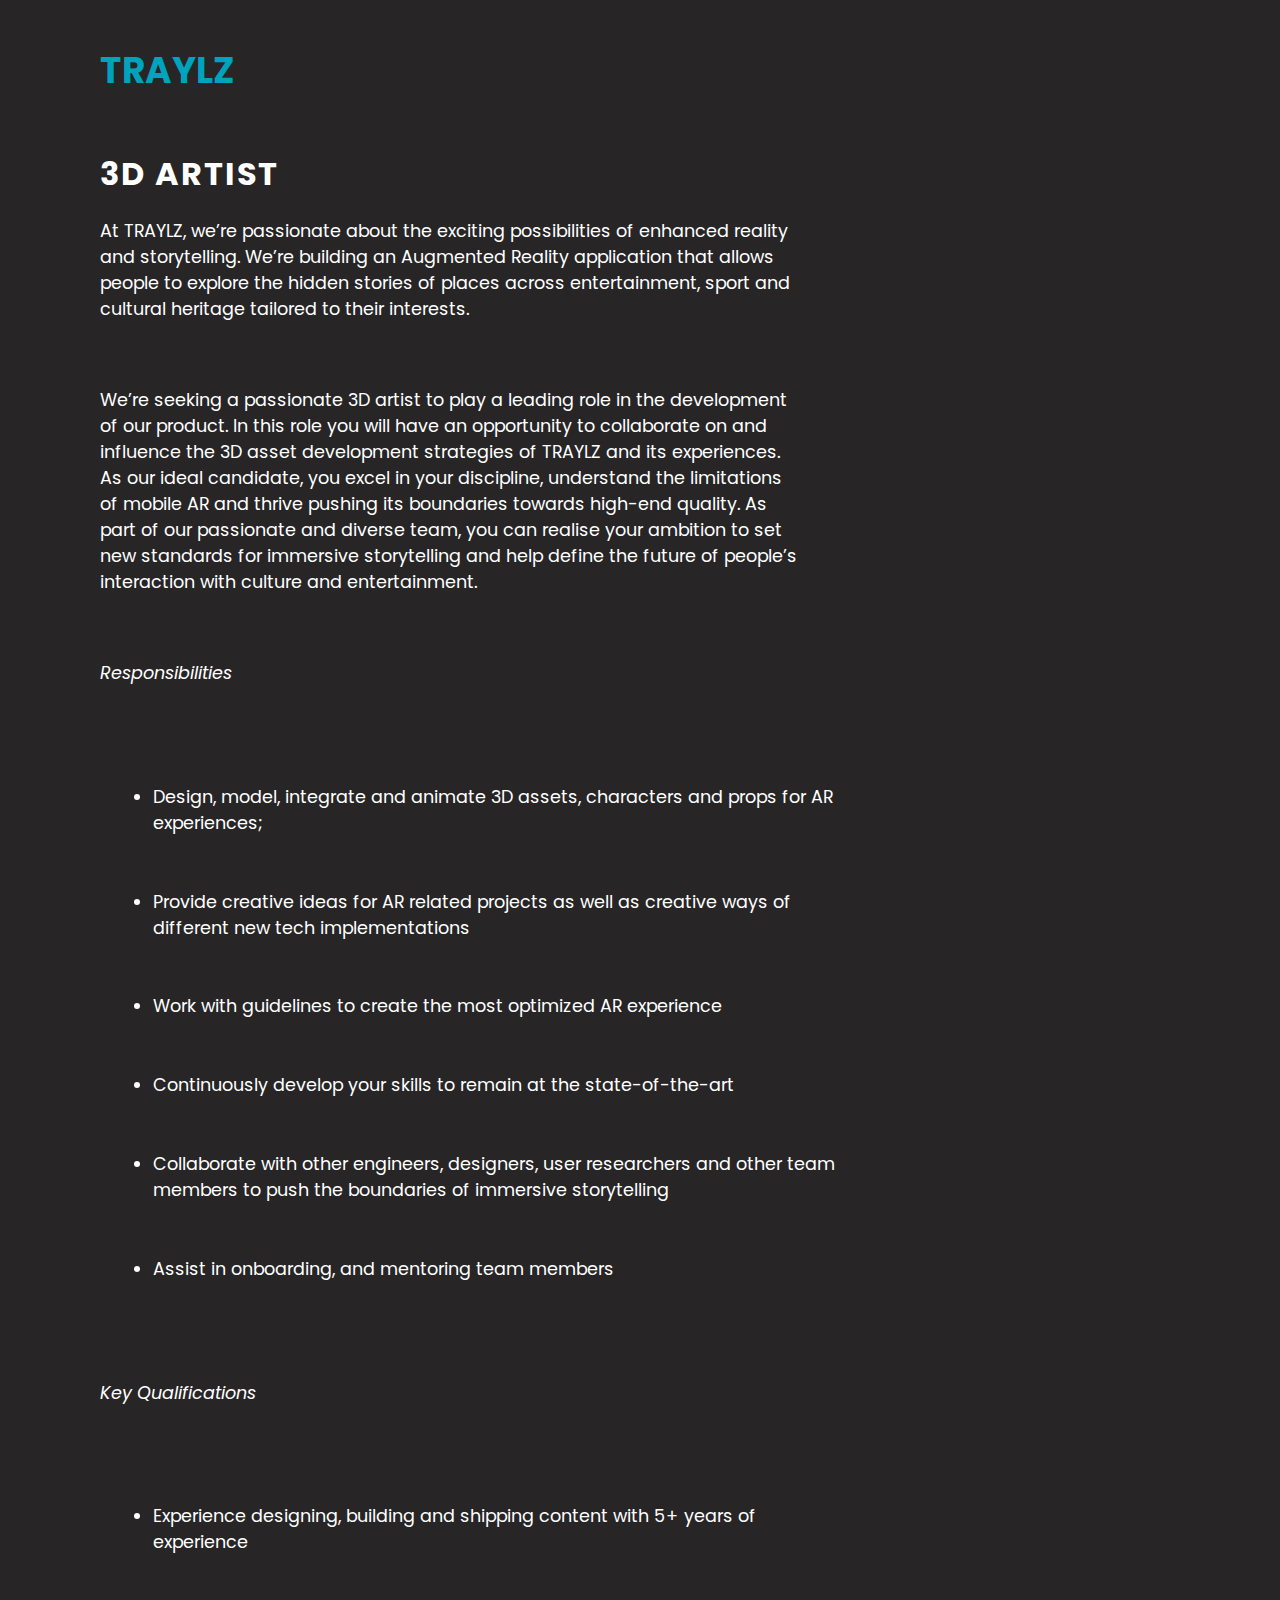
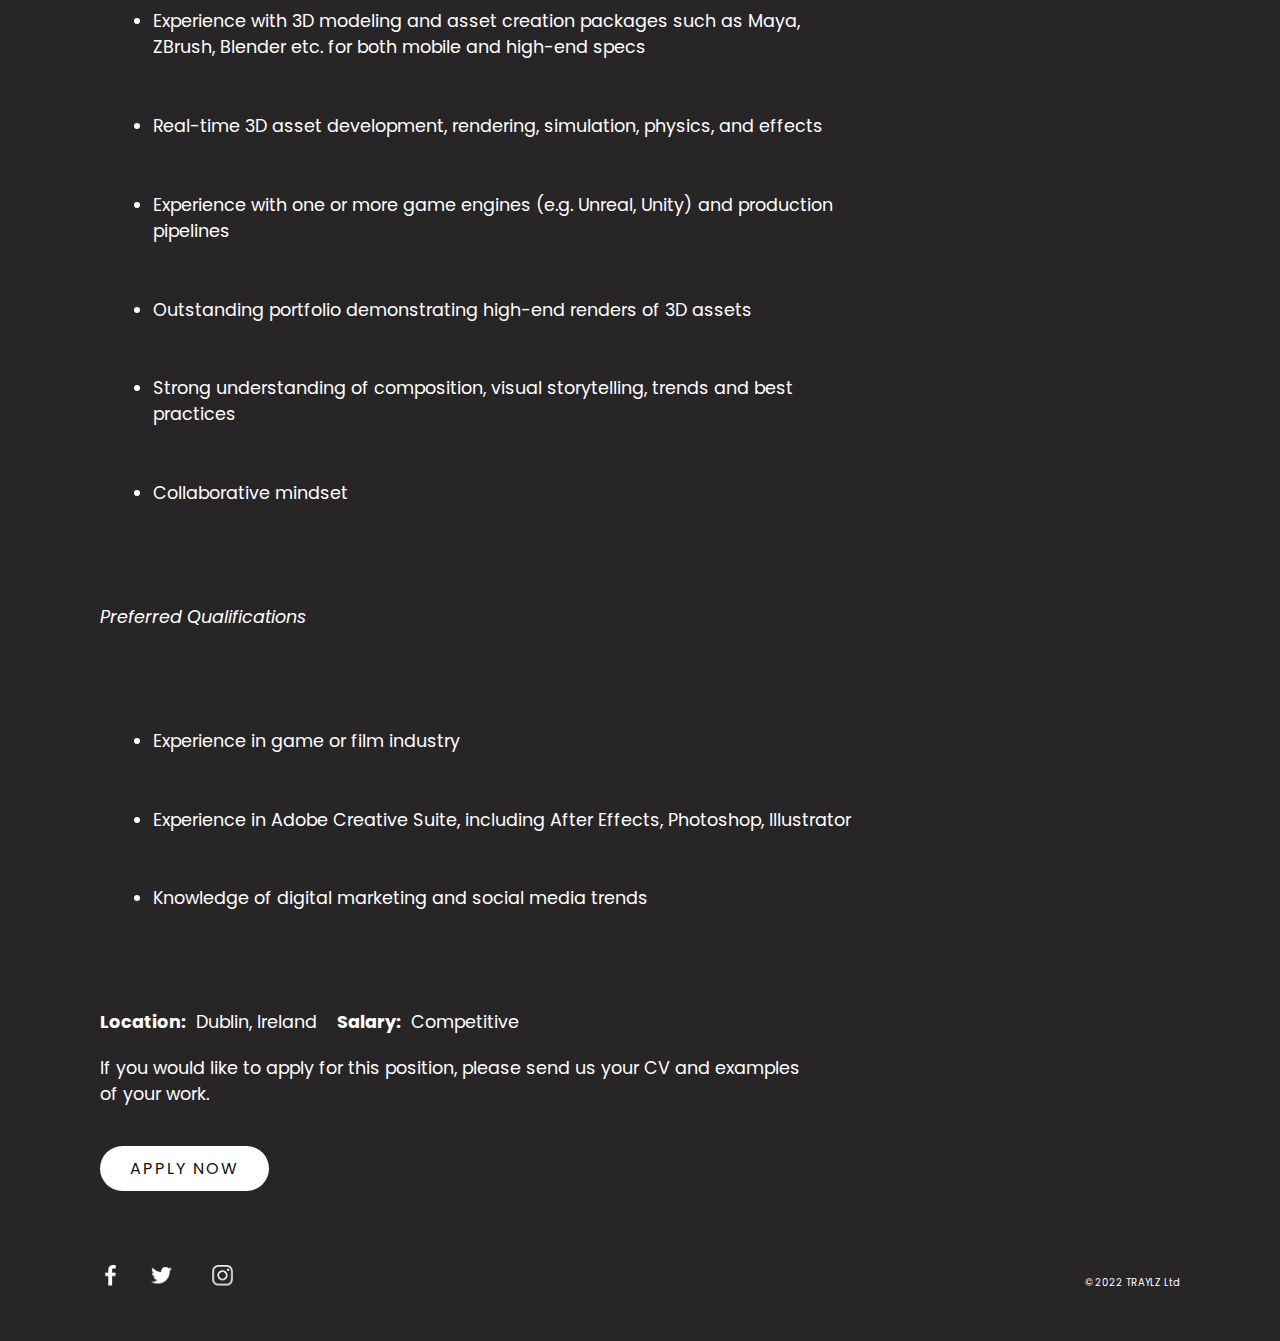
<file: 3dartist.html>
<!DOCTYPE html>

<html lang="en">
    <head>
        <meta charset="utf-8">
        <meta name="viewport" content="width=device-width, initial-scale=1.0">
        <link rel="stylesheet" href="style.css">
        <title>TRAYLZ</title>
        <!-- Global site tag (gtag.js) - Google Analytics -->
    <script async src="https://www.googletagmanager.com/gtag/js?id=G-6LXS996YZ9"></script>
    <script>
    window.dataLayer = window.dataLayer || [];
    function gtag(){dataLayer.push(arguments);}
    gtag('js', new Date());

    gtag('config', 'G-6LXS996YZ9');
    </script>
    </head>
    <body>
       <section class="showcase">
           <header>
                <h2 class="logo"><a href="index.html">TRAYLZ</a></h2>
               <div class="toggle"></div>
           </header>
        <div class="careers-page">
            
            <h3>3D Artist</h3>
            <p>At TRAYLZ, we’re passionate about the exciting possibilities of enhanced reality and storytelling. We’re building an Augmented Reality application that allows people to explore the hidden stories of places across entertainment, sport and cultural heritage tailored to their interests.</p>
            <br>
            <p>We’re seeking a passionate 3D artist to play a leading role in the development of our product. In this role you will have an opportunity to collaborate on and influence the 3D asset development strategies of TRAYLZ and its experiences. As our ideal candidate, you excel in your discipline, understand the limitations of mobile AR and thrive pushing its boundaries towards high-end quality. As part of our passionate and diverse team, you can realise your ambition to set new standards for immersive storytelling and help define the future of people’s interaction with culture and entertainment.</p>
            <br>
            <p><em>Responsibilities</em></p>
            <br>
            <ul>
                <li>Design, model, integrate and animate 3D assets, characters and props for AR experiences;</li>
                <li>Provide creative ideas for AR related projects as well as creative ways of different new tech implementations</li>
                <li>Work with guidelines to create the most optimized AR experience</li>
                <li>Continuously develop your skills to remain at the state-of-the-art</li>
                <li>Collaborate with other engineers, designers, user researchers and other team members to push the boundaries of immersive storytelling</li>
                <li>Assist in onboarding, and mentoring team members</li>
            </ul>
            <br>
            <p><em>Key Qualifications</em></p>
            <br>
            <ul>
                <li>Experience designing, building and shipping content with 5+ years of experience</li>
                <li>Experience with 3D modeling and asset creation packages such as Maya, ZBrush, Blender etc. for both mobile and high-end specs</li>
                <li>Real-time 3D asset development, rendering, simulation, physics, and effects</li>
                <li>Experience with one or more game engines (e.g. Unreal, Unity) and production pipelines</li>
                <li>Outstanding portfolio demonstrating high-end renders of 3D assets</li>
                <li>Strong understanding of composition, visual storytelling, trends and best practices</li>
                <li>Collaborative mindset</li>          
            </ul>
            <br>
            <p><em>Preferred Qualifications</em></p>
            <br>
            <ul>
                <li>Experience in game or film industry</li>
                <li>Experience in Adobe Creative Suite, including After Effects, Photoshop, Illustrator</li>
                <li>Knowledge of digital marketing and social media trends</li>       
            </ul>
            <br>
            <p><strong>Location:</strong>&nbsp; Dublin, Ireland &nbsp;&nbsp; <strong>Salary:</strong>&nbsp; Competitive</p>

            <div class="text">
                <p>If you would like to apply for this position, please send us your CV and examples of your work.</p>
                <a href="mailto:careers@traylz.co?subject=3D Artist Position">Apply now</a>
            </div>
            <br><br>


        </div>

       
        <ul class="social">
            <li><a href="https://www.facebook.com/TRAYLZapp/"><img src="images/facebook.png" alt=""></a></li>
            <li><a href="https://twitter.com/TRAYLZ_APP"><img src="images/twitter.png" alt=""></a></li>
            <li><a href="https://www.instagram.com/traylz_app/?hl=en"><img src="images/instagram.png" alt=""></a></li>
        </ul> 
        

        <!-- Policies -->
        <ul class="policies">
            <li><p>© 2022 TRAYLZ Ltd</p></li>          
        </ul>

            
    </section>

    <!-- MENU -->
    <div class="menu">
        <ul>
            <li><a href="index.html">About</a></li>
            <li><a href="contact.html">Contact</a></li>
            <li><a href="careers.html">Careers</a></li>
            <li><a href="privacy.html">Privacy</a></li>
        </ul>
    </div>

    <script src="app.js"></script>

    </body>
</html>
</file>
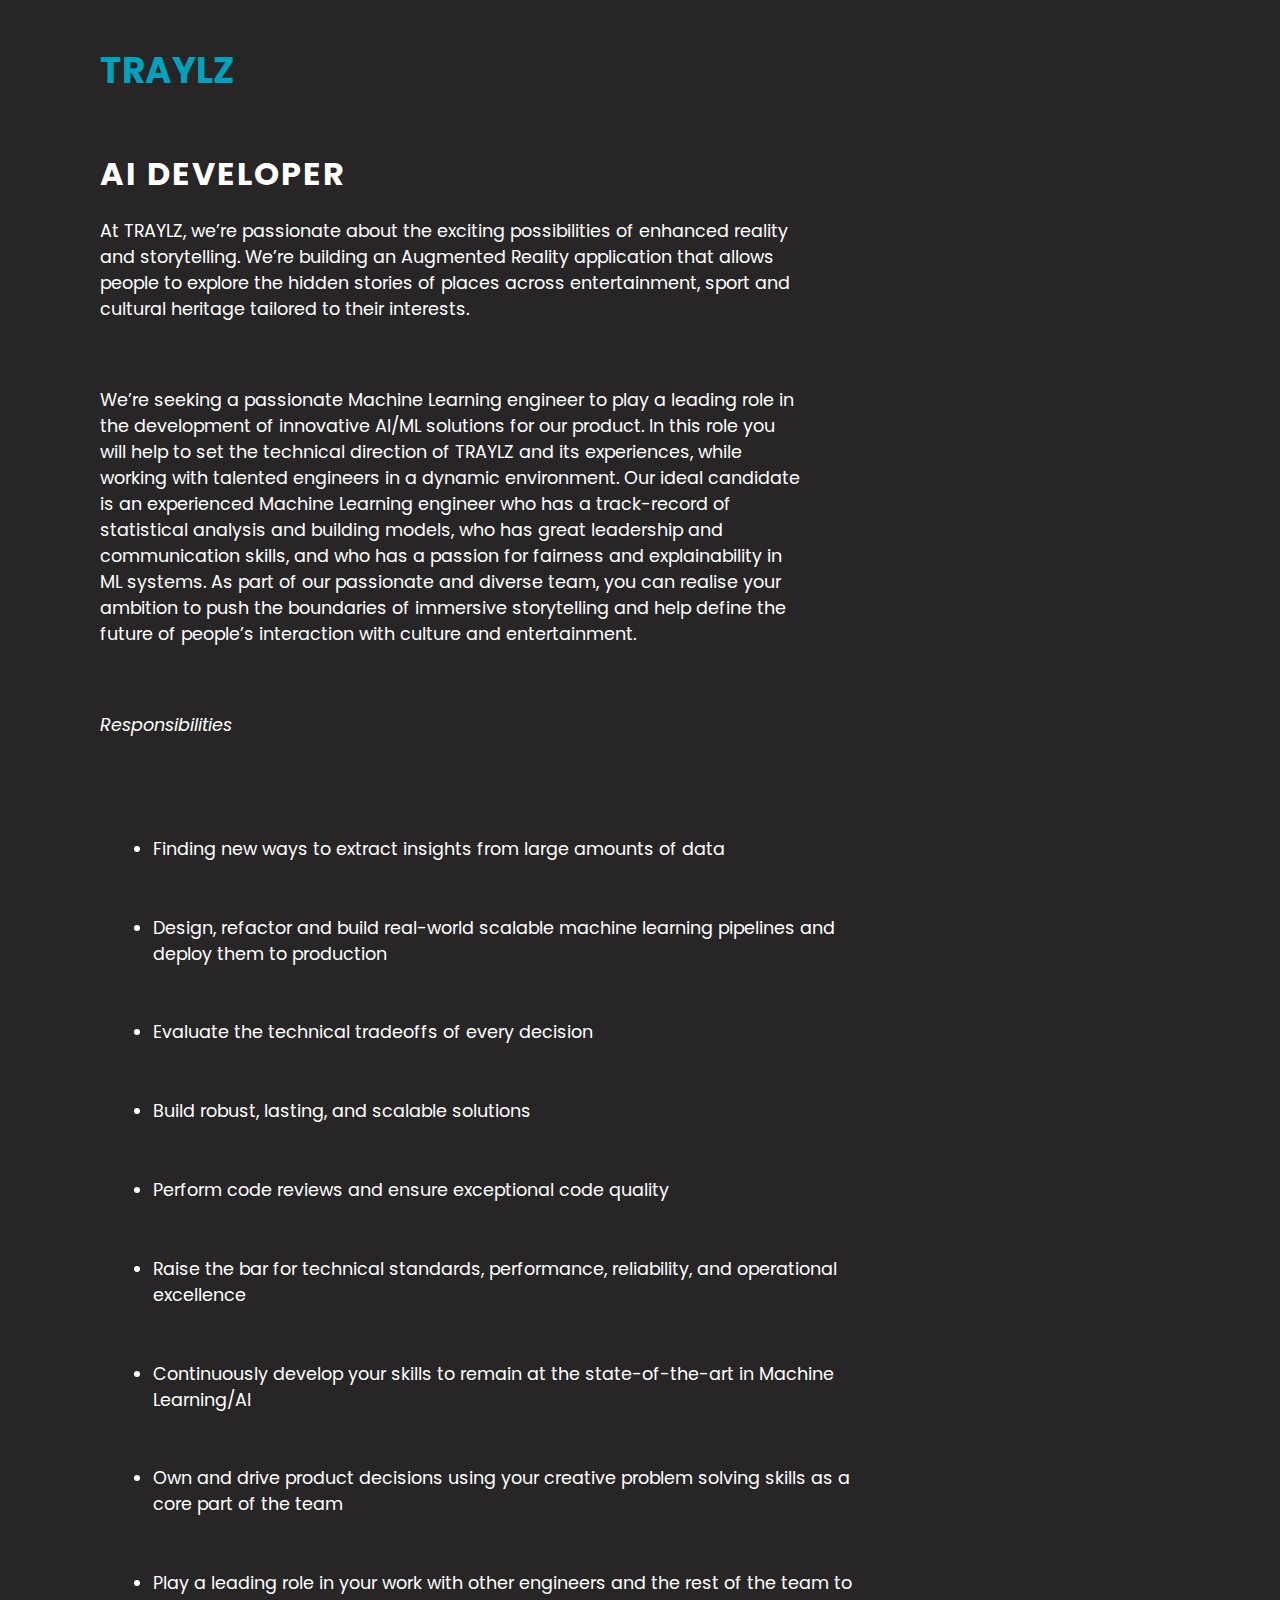
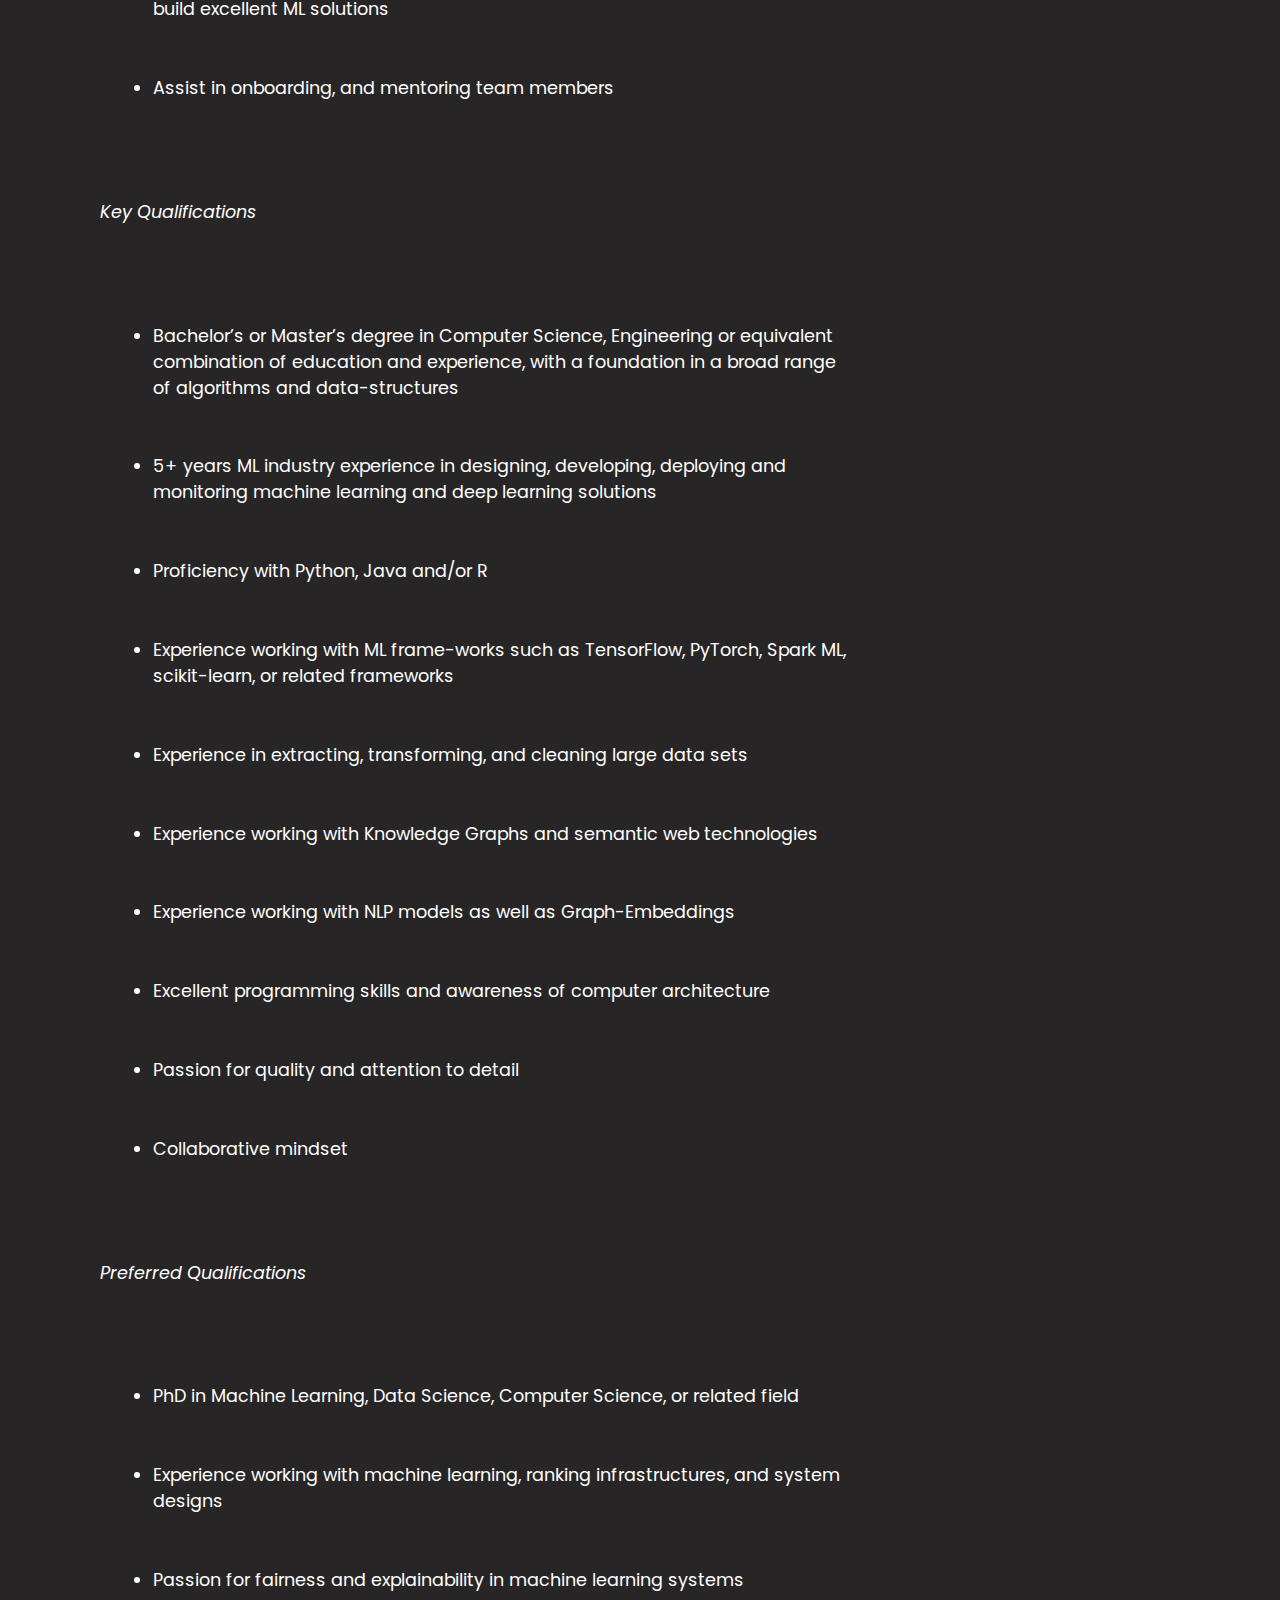
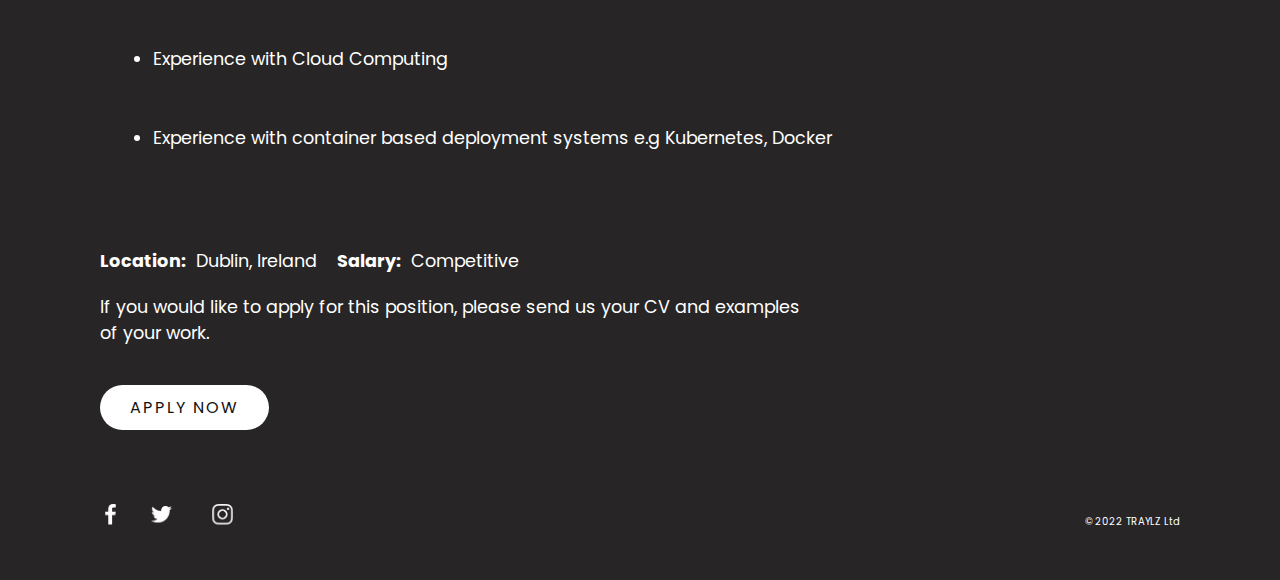
<file: ai.html>
<!DOCTYPE html>

<html lang="en">
    <head>
        <meta charset="utf-8">
        <meta name="viewport" content="width=device-width, initial-scale=1.0">
        <link rel="stylesheet" href="style.css">
        <title>TRAYLZ</title>
        <!-- Global site tag (gtag.js) - Google Analytics -->
    <script async src="https://www.googletagmanager.com/gtag/js?id=G-6LXS996YZ9"></script>
    <script>
    window.dataLayer = window.dataLayer || [];
    function gtag(){dataLayer.push(arguments);}
    gtag('js', new Date());

    gtag('config', 'G-6LXS996YZ9');
    </script>
    </head>
    <body>
       <section class="showcase">

           <header>
                <h2 class="logo"><a href="index.html">TRAYLZ</a></h2>
               <div class="toggle"></div>
           </header>

     
        <div class="careers-page">
            <h3>AI Developer</h3>
            <p>At TRAYLZ, we’re passionate about the exciting possibilities of enhanced reality and storytelling. We’re building an Augmented Reality application that allows people to explore the hidden stories of places across entertainment, sport and cultural heritage tailored to their interests.</p>
            <br>
            <p>We’re seeking a passionate Machine Learning engineer to play a leading role in the development of innovative AI/ML solutions for our product. In this role you will help to set the technical direction of TRAYLZ and its experiences, while working with talented engineers in a dynamic environment. Our ideal candidate is an experienced Machine Learning engineer who has a track-record of statistical analysis and building models, who has great leadership and communication skills, and who has a passion for fairness and explainability in ML systems. As part of our passionate and diverse team, you can realise your ambition to push the boundaries of immersive storytelling and help define the future of people’s interaction with culture and entertainment.</p>
            <br>
            <p><em>Responsibilities</em></p>
            <br>
            <ul>
                <li>Finding new ways to extract insights from large amounts of data</li>
                <li>Design, refactor and build real-world scalable machine learning pipelines and deploy them to production</li>
                <li>Evaluate the technical tradeoffs of every decision</li>
                <li>Build robust, lasting, and scalable solutions</li>
                <li>Perform code reviews and ensure exceptional code quality</li>
                <li>Raise the bar for technical standards, performance, reliability, and operational excellence</li>
                <li>Continuously develop your skills to remain at the state-of-the-art in Machine Learning/AI</li>
                <li>Own and drive product decisions using your creative problem solving skills as a core part of the team</li>
                <li>Play a leading role in your work with other engineers and the rest of the team to build excellent ML solutions</li>
                <li>Assist in onboarding, and mentoring team members</li>
            </ul>
            <br>
            <p><em>Key Qualifications</em></p>
            <br>
            <ul>
                <li>Bachelor’s or Master’s degree in Computer Science, Engineering or equivalent combination of education and experience, with a foundation in a broad range of algorithms and data-structures</li>
                <li>5+ years ML industry experience in designing, developing, deploying and monitoring machine learning and deep learning solutions</li>
                <li>Proficiency with Python, Java and/or R</li>
                <li>Experience working with ML frame-works such as TensorFlow, PyTorch, Spark ML, scikit-learn, or related frameworks</li>
                <li>Experience in extracting, transforming, and cleaning large data sets</li>
                <li>Experience working with Knowledge Graphs and semantic web technologies</li>
                <li>Experience working with NLP models as well as Graph-Embeddings</li>
                <li>Excellent programming skills and awareness of computer architecture</li>
                <li>Passion for quality and attention to detail</li>
                <li>Collaborative mindset</li>           
            </ul>
            <br>
            <p><em>Preferred Qualifications</em></p>
            <br>
            <ul>
                <li>PhD in Machine Learning, Data Science, Computer Science, or related field</li>
                <li>Experience working with machine learning, ranking infrastructures, and system designs</li>
                <li>Passion for fairness and explainability in machine learning systems</li>
                <li>Experience with Cloud Computing</li>
                <li>Experience with container based deployment systems e.g Kubernetes, Docker</li>       
            </ul>
            <br>
            <p><strong>Location:</strong>&nbsp; Dublin, Ireland &nbsp;&nbsp; <strong>Salary:</strong>&nbsp; Competitive</p>

            <div class="text">
                <p>If you would like to apply for this position, please send us your CV and examples of your work.</p>
                <a href="mailto:careers@traylz.co?subject=AI Developer">Apply now</a>
            </div>
            <br><br>
        </div>
        

       
        <ul class="social">
            <li><a href="https://www.facebook.com/TRAYLZapp/"><img src="images/facebook.png" alt=""></a></li>
            <li><a href="https://twitter.com/TRAYLZ_APP"><img src="images/twitter.png" alt=""></a></li>
            <li><a href="https://www.instagram.com/traylz_app/?hl=en"><img src="images/instagram.png" alt=""></a></li>
        </ul> 
       
        

        <!-- Policies -->
        <ul class="policies">
            <li><p>© 2022 TRAYLZ Ltd</p></li>          
        </ul>
   
    </div>
            
    </section>

    <!-- MENU -->
    <div class="menu">
        <ul>
            <li><a href="index.html">About</a></li>
            <li><a href="contact.html">Contact</a></li>
            <li><a href="careers.html">Careers</a></li>
            <li><a href="privacy.html">Privacy</a></li>
        </ul>
    </div>


    <script src="app.js"></script>

    </body>
</html>
</file>
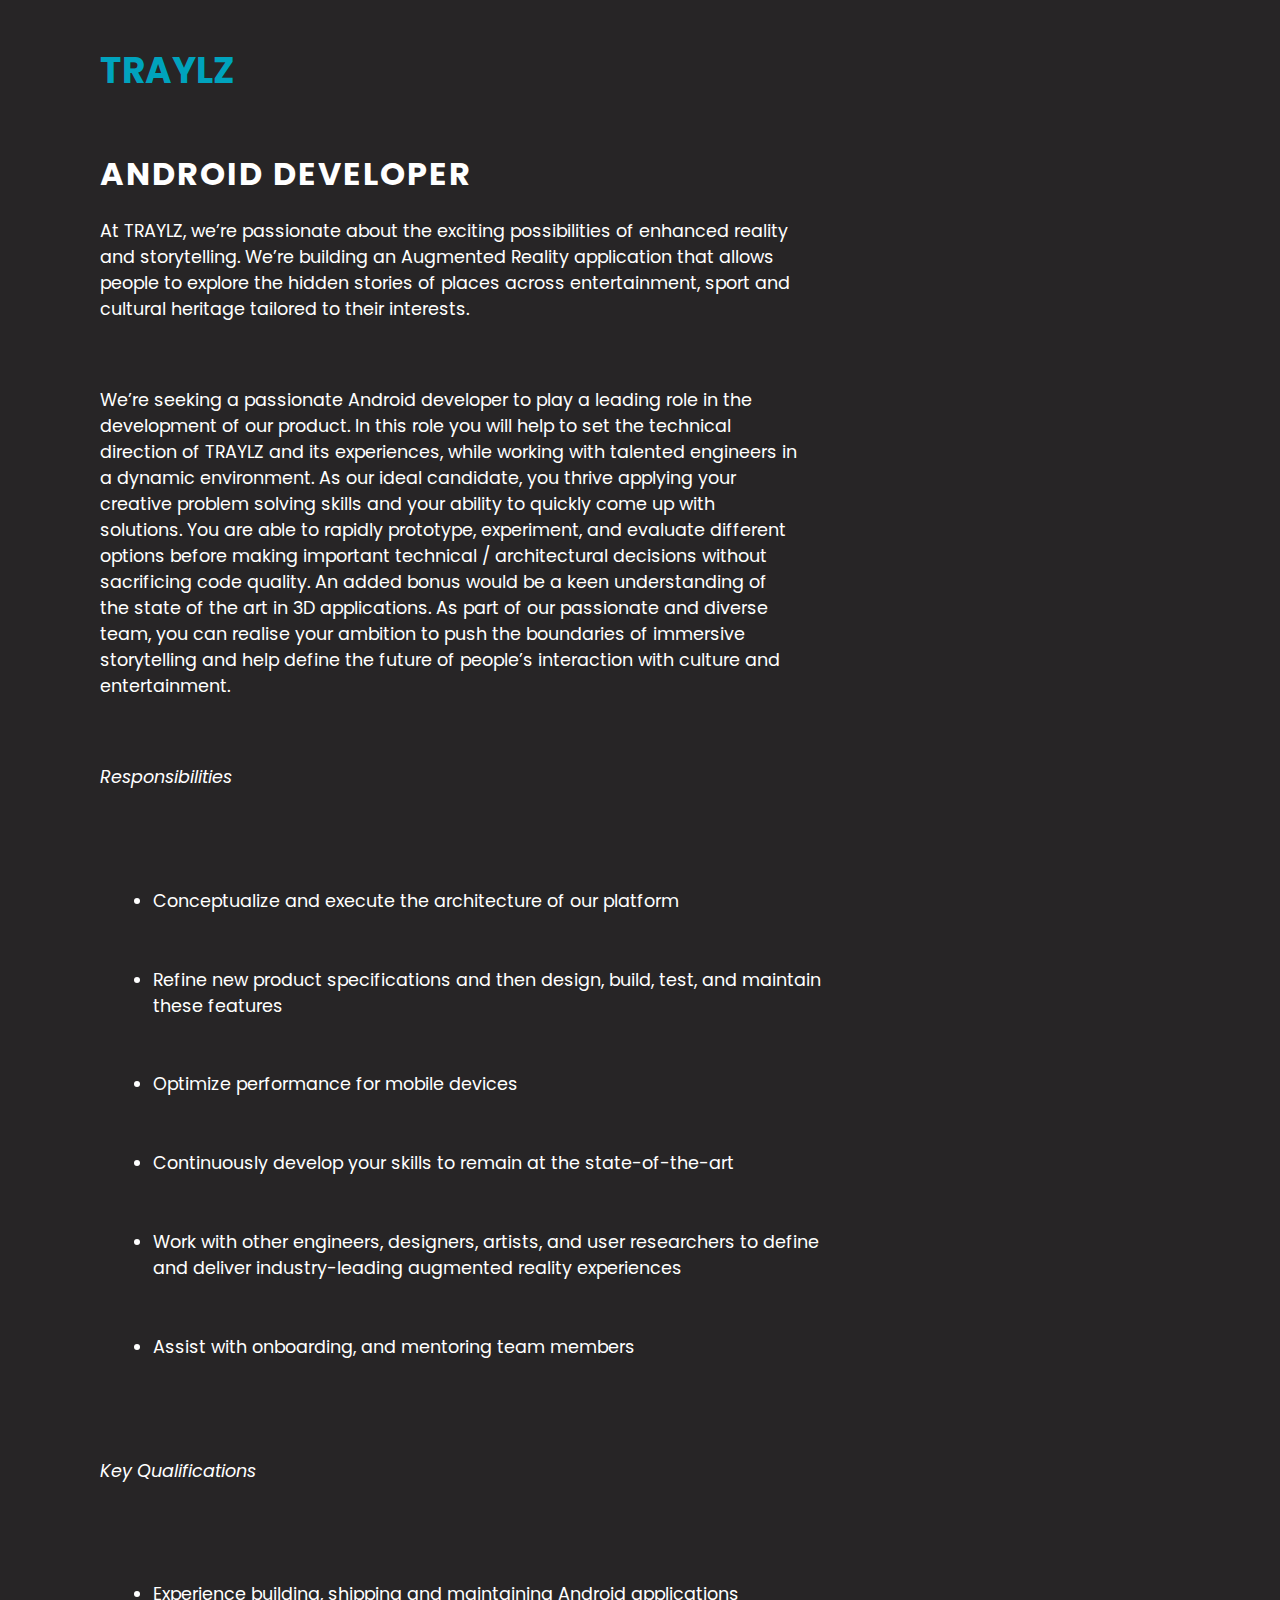
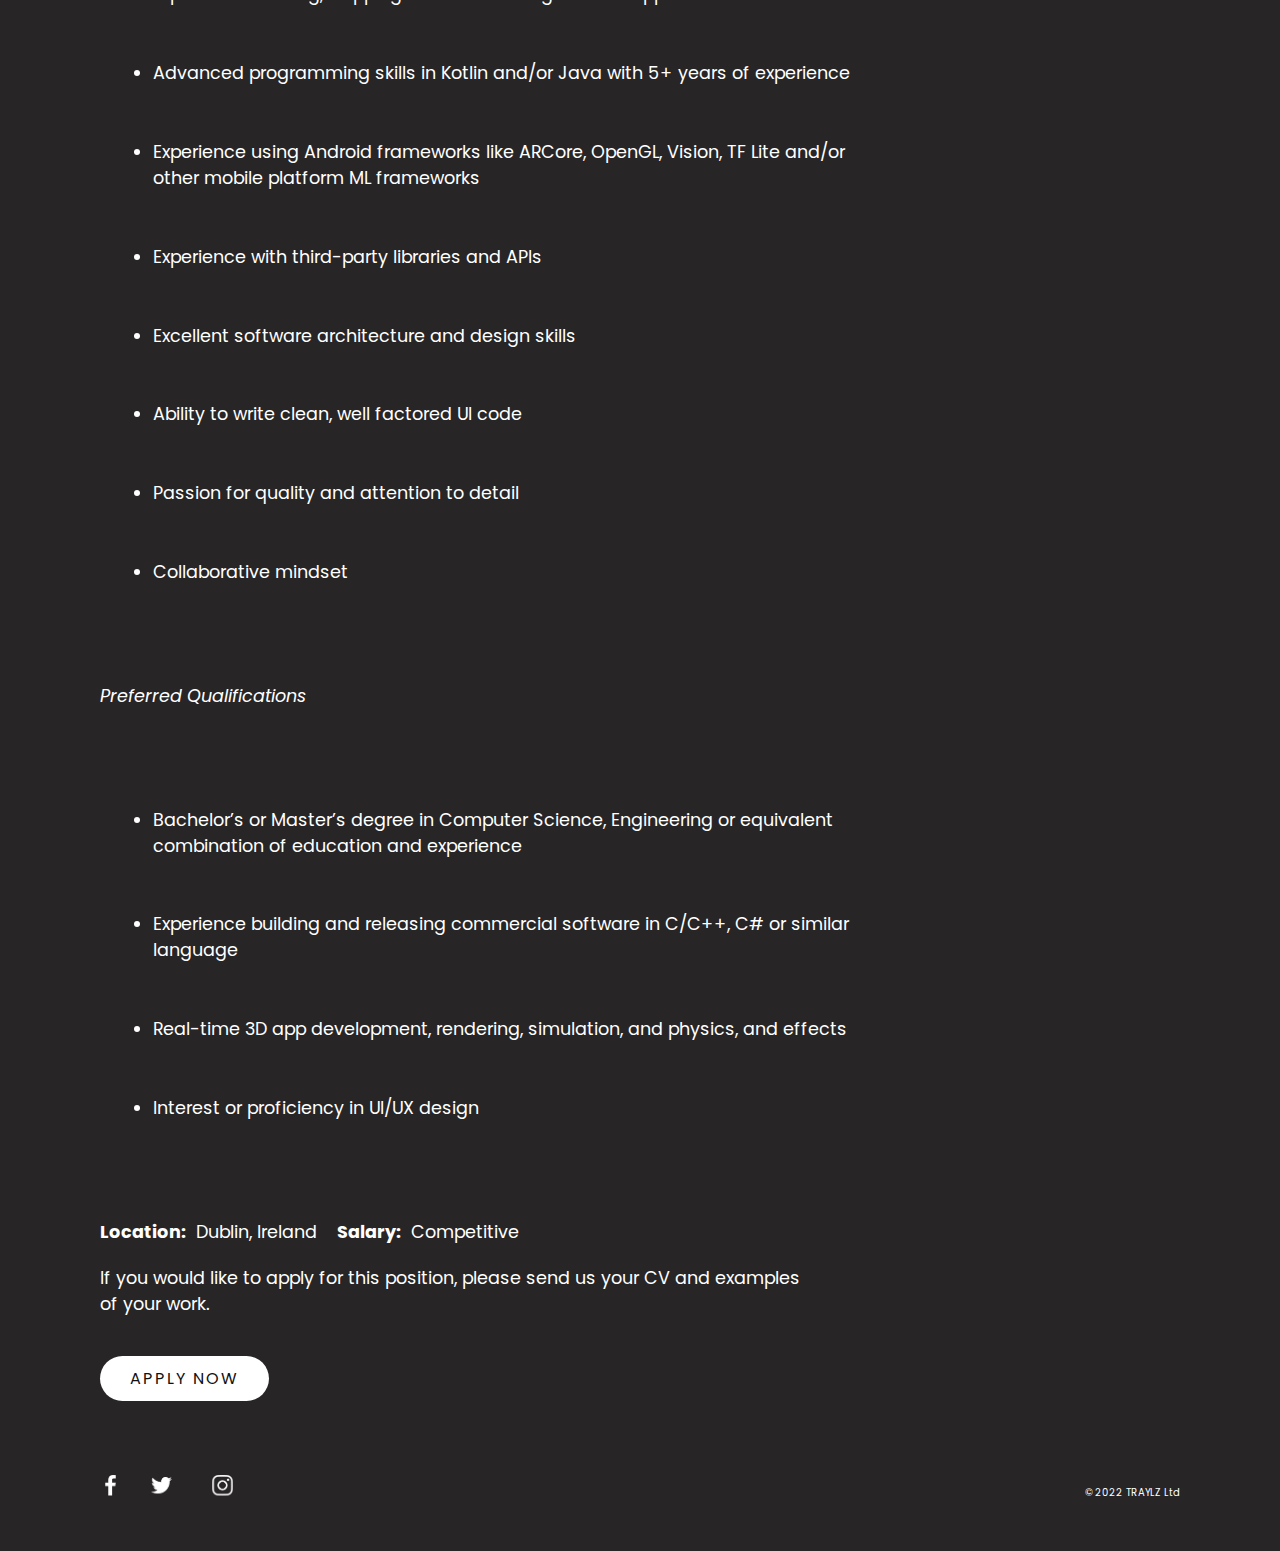
<file: android_dev.html>
<!DOCTYPE html>

<html lang="en">
    <head>
        <meta charset="utf-8">
        <meta name="viewport" content="width=device-width, initial-scale=1.0">
        <link rel="stylesheet" href="style.css">
        <title>TRAYLZ</title>
        <!-- Global site tag (gtag.js) - Google Analytics -->
    <script async src="https://www.googletagmanager.com/gtag/js?id=G-6LXS996YZ9"></script>
    <script>
    window.dataLayer = window.dataLayer || [];
    function gtag(){dataLayer.push(arguments);}
    gtag('js', new Date());

    gtag('config', 'G-6LXS996YZ9');
    </script>
    </head>
    <body>
       <section class="showcase">

           <header>
                <h2 class="logo"><a href="index.html">TRAYLZ</a></h2>
               <div class="toggle"></div>
           </header> 
             
        <div class="careers-page">
            <h3>Android Developer</h3>
            <p>At TRAYLZ, we’re passionate about the exciting possibilities of enhanced reality and storytelling. We’re building an Augmented Reality application that allows people to explore the hidden stories of places across entertainment, sport and cultural heritage tailored to their interests.</p>
            <br>
            <p>We’re seeking a passionate Android developer to play a leading role in the development of our product. In this role you will help to set the technical direction of TRAYLZ and its experiences, while working with talented engineers in a dynamic environment. As our ideal candidate, you thrive applying your creative problem solving skills and your ability to quickly come up with solutions. You are able to rapidly prototype, experiment, and evaluate different options before making important technical / architectural decisions without sacrificing code quality.  An added bonus would be a keen understanding of the state of the art in 3D applications. As part of our passionate and diverse team, you can realise your ambition to push the boundaries of immersive storytelling and help define the future of people’s interaction with culture and entertainment.</p>
            <br>
            <p><em>Responsibilities</em></p>
            <br>
            <ul>
                <li>Conceptualize and execute the architecture of our platform</li>
                <li>Refine new product specifications and then design, build, test, and maintain these features</li>
                <li>Optimize performance for mobile devices</li>
                <li>Continuously develop your skills to remain at the state-of-the-art</li>
                <li>Work with other engineers, designers, artists, and user researchers to define and deliver industry-leading augmented reality experiences</li>
                <li>Assist with onboarding, and mentoring team members</li>
            </ul>
            <br>
            <p><em>Key Qualifications</em></p>
            <br>
            <ul>
                <li>Experience building, shipping and maintaining Android applications</li>
                <li>Advanced programming skills in Kotlin and/or Java with 5+ years of experience</li>
                <li>Experience using Android frameworks like ARCore, OpenGL, Vision, TF Lite and/or other mobile platform ML frameworks</li>
                <li>Experience with third-party libraries and APIs</li>
                <li>Excellent software architecture and design skills</li>
                <li>Ability to write clean, well factored UI code</li>
                <li>Passion for quality and attention to detail</li>
                <li>Collaborative mindset</li>
            </ul>
            <br>
            <p><em>Preferred Qualifications</em></p>
            <br>
            <ul>
                <li>Bachelor’s or Master’s degree in Computer Science, Engineering or equivalent combination of education and experience</li>
                <li>Experience building and releasing commercial software in C/C++, C# or similar language</li>
                <li>Real-time 3D app development, rendering, simulation, and physics, and effects</li>
                <li>Interest or proficiency in UI/UX design</li>
                <br>
            <p><strong>Location:</strong>&nbsp; Dublin, Ireland &nbsp;&nbsp; <strong>Salary:</strong>&nbsp; Competitive</p>

            <div class="text">
                <p>If you would like to apply for this position, please send us your CV and examples of your work.</p>
                <a href="mailto:careers@traylz.co?subject=Android Developer">Apply now</a>
            </div>
            <br><br>
        </div>

       
        <ul class="social">
            <li><a href="https://www.facebook.com/TRAYLZapp/"><img src="images/facebook.png" alt=""></a></li>
            <li><a href="https://twitter.com/TRAYLZ_APP"><img src="images/twitter.png" alt=""></a></li>
            <li><a href="https://www.instagram.com/traylz_app/?hl=en"><img src="images/instagram.png" alt=""></a></li>
        </ul> 
       
        

        <!-- Policies -->
        <ul class="policies">  
            <li><p>© 2022 TRAYLZ Ltd</p></li>          
        </ul>
   
    </div>
            
    </section>

    <!-- MENU -->
    <div class="menu">
        <ul>
            <li><a href="index.html">About</a></li>
            <li><a href="contact.html">Contact</a></li>
            <li><a href="careers.html">Careers</a></li>
            <li><a href="privacy.html">Privacy</a></li>
        </ul>
    </div>


    <script src="app.js"></script>

    </body>
</html>
</file>
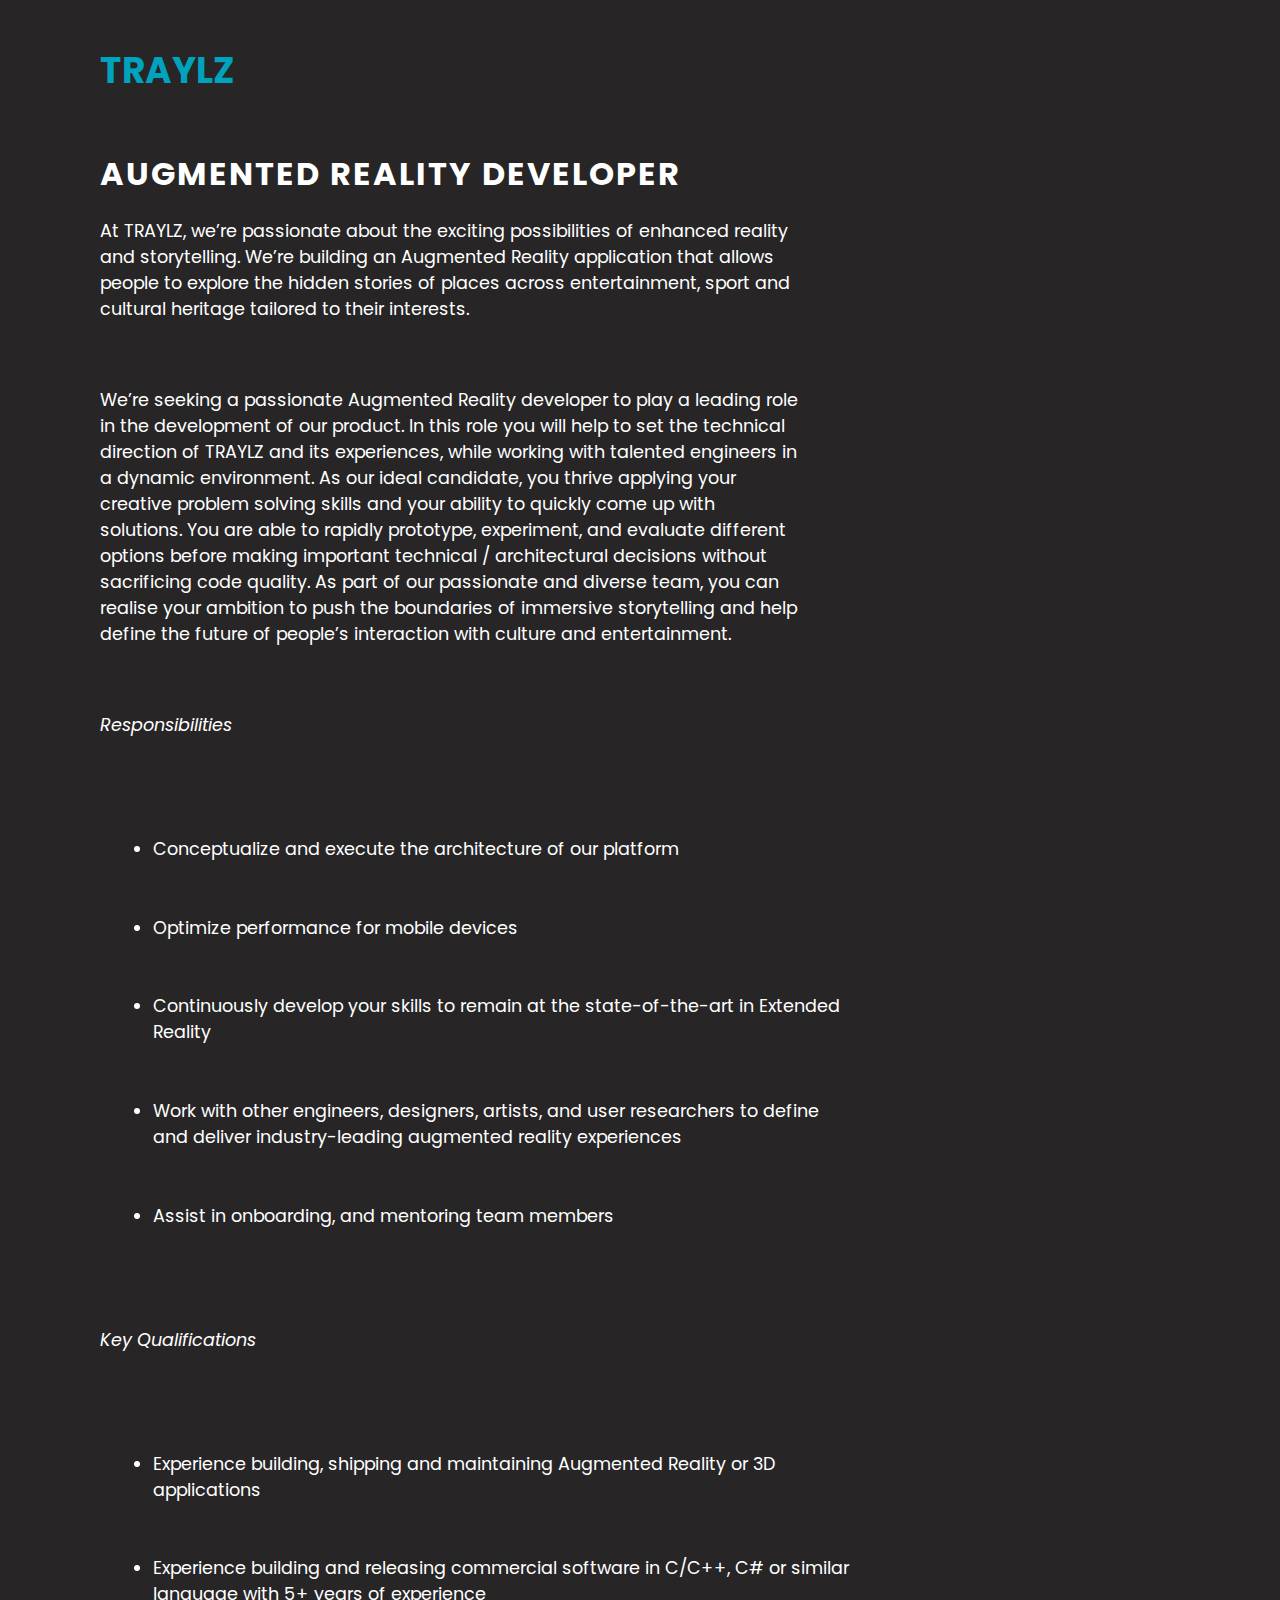
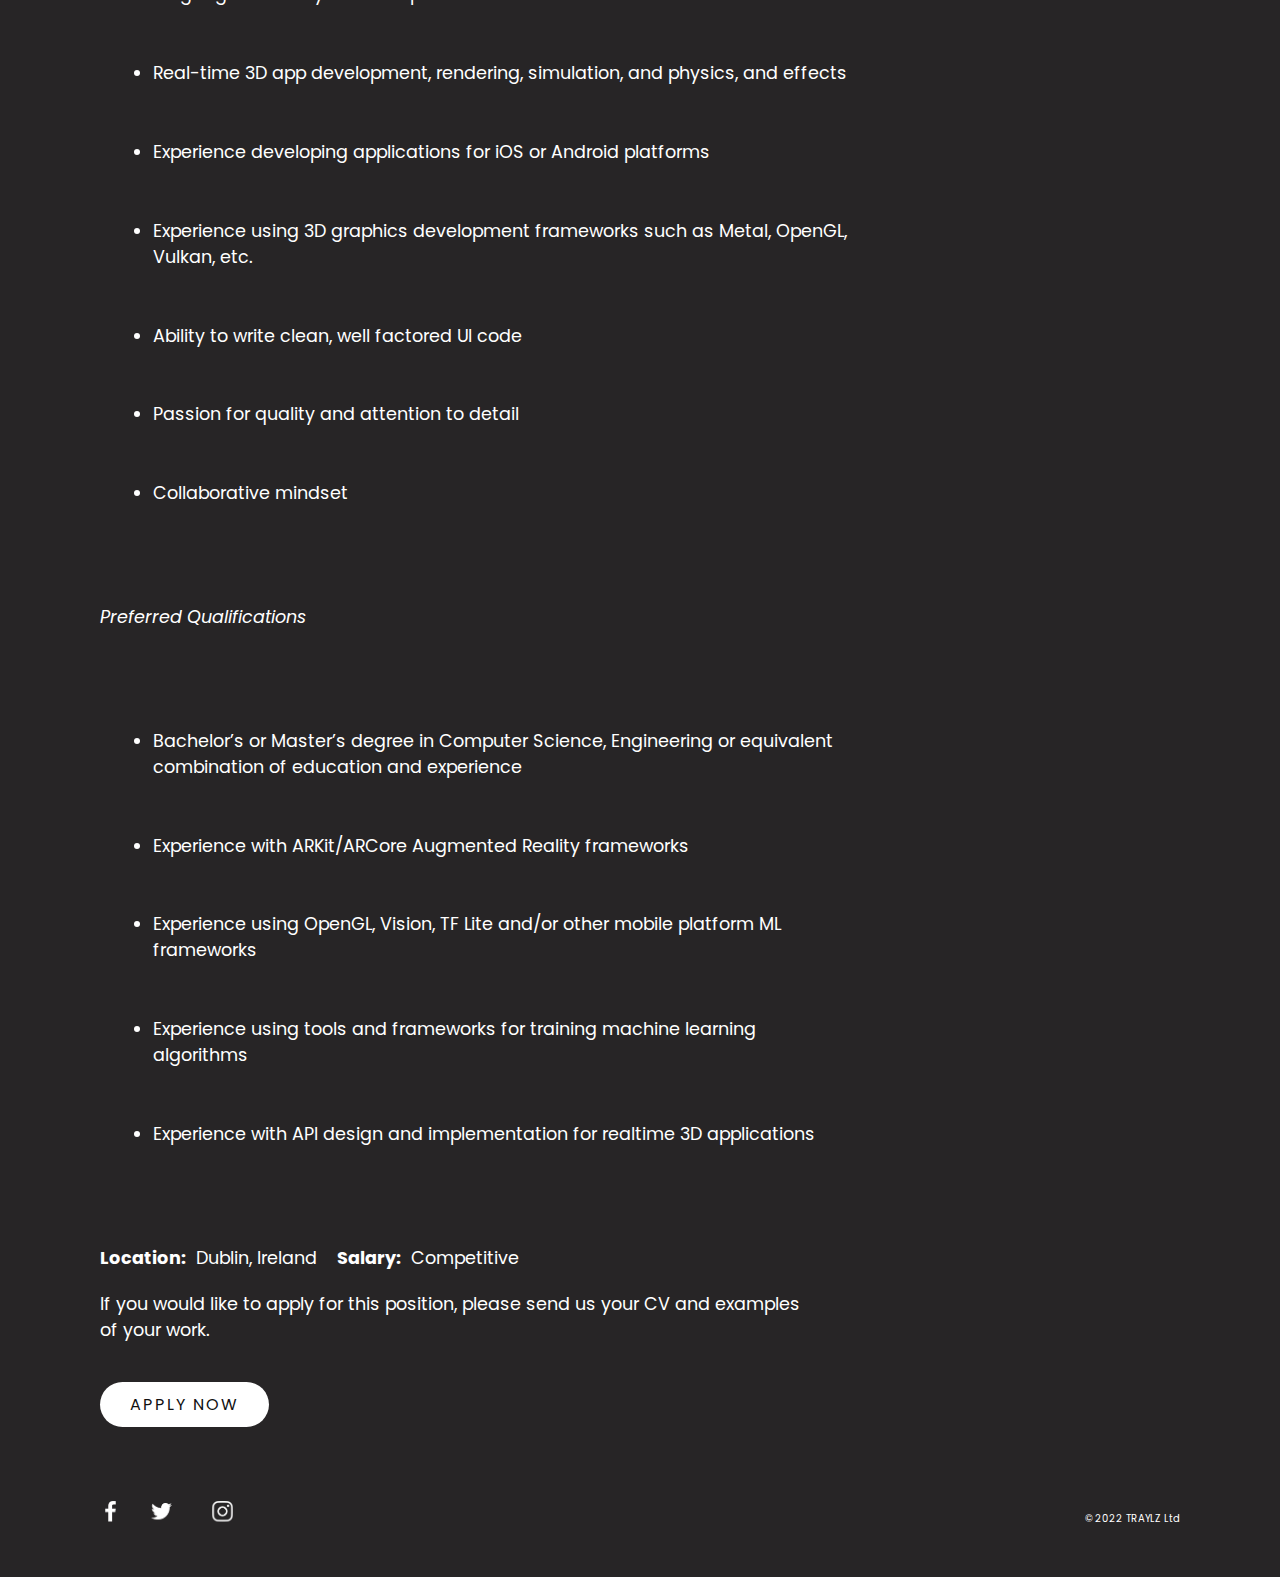
<file: ar_dev.html>
<!DOCTYPE html>

<html lang="en">
    <head>
        <meta charset="utf-8">
        <meta name="viewport" content="width=device-width, initial-scale=1.0">
        <link rel="stylesheet" href="style.css">
        <title>TRAYLZ</title>
        <!-- Global site tag (gtag.js) - Google Analytics -->
    <script async src="https://www.googletagmanager.com/gtag/js?id=G-6LXS996YZ9"></script>
    <script>
    window.dataLayer = window.dataLayer || [];
    function gtag(){dataLayer.push(arguments);}
    gtag('js', new Date());

    gtag('config', 'G-6LXS996YZ9');
    </script>
    </head>
    <body>
       <section class="showcase">

           <header>
                <h2 class="logo"><a href="index.html">TRAYLZ</a></h2>
               <div class="toggle"></div>
           </header>            
             
        <div class="careers-page">
            <h3>Augmented Reality Developer</h3>
            <p>At TRAYLZ, we’re passionate about the exciting possibilities of enhanced reality and storytelling. We’re building an Augmented Reality application that allows people to explore the hidden stories of places across entertainment, sport and cultural heritage tailored to their interests.</p>
            <br>
            <p>We’re seeking a passionate Augmented Reality developer to play a leading role in the development of our product. In this role you will help to set the technical direction of TRAYLZ and its experiences, while working with talented engineers in a dynamic environment. As our ideal candidate, you thrive applying your creative problem solving skills and your ability to quickly come up with solutions. You are able to rapidly prototype, experiment, and evaluate different options before making important technical / architectural decisions without sacrificing code quality.  As part of our passionate and diverse team, you can realise your ambition to push the boundaries of immersive storytelling and help define the future of people’s interaction with culture and entertainment.</p>
            <br>
            <p><em>Responsibilities</em></p>
            <br>
            <ul>
                <li>Conceptualize and execute the architecture of our platform</li>
                <li>Optimize performance for mobile devices</li>
                <li>Continuously develop your skills to remain at the state-of-the-art in Extended Reality</li>
                <li>Work with other engineers, designers, artists, and user researchers to define and deliver industry-leading augmented reality experiences</li>
                <li>Assist in onboarding, and mentoring team members</li>
            </ul>
            <br>
            <p><em>Key Qualifications</em></p>
            <br>
            <ul>
                <li>Experience building, shipping and maintaining Augmented Reality or 3D applications</li>
                <li>Experience building and releasing commercial software in C/C++, C# or similar language with 5+ years of experience</li>
                <li>Real-time 3D app development, rendering, simulation, and physics, and effects</li>
                <li>Experience developing applications for iOS or Android platforms</li>
                <li>Experience using 3D graphics development frameworks such as Metal, OpenGL, Vulkan, etc.</li>
                <li>Ability to write clean, well factored UI code</li>
                <li>Passion for quality and attention to detail</li>
                <li>Collaborative mindset</li>
            </ul>
            <br>
            <p><em>Preferred Qualifications</em></p>
            <br>
            <ul>
                <li>Bachelor’s or Master’s degree in Computer Science, Engineering or equivalent combination of education and experience</li>
                <li>Experience with ARKit/ARCore Augmented Reality frameworks</li>
                <li>Experience using OpenGL, Vision, TF Lite and/or other mobile platform ML frameworks</li>
                <li>Experience using tools and frameworks for training machine learning algorithms</li>
                <li>Experience with API design and implementation for realtime 3D applications</li>
            </ul>
            <br>
            <p><strong>Location:</strong>&nbsp; Dublin, Ireland &nbsp;&nbsp; <strong>Salary:</strong>&nbsp; Competitive</p>

            <div class="text">
                <p>If you would like to apply for this position, please send us your CV and examples of your work.</p>
                <a href="mailto:careers@traylz.co?subject=AR Developer">Apply now</a>
            </div>
            <br><br>
        </div>

       
        <ul class="social">
            <li><a href="https://www.facebook.com/TRAYLZapp/"><img src="images/facebook.png" alt=""></a></li>
            <li><a href="https://twitter.com/TRAYLZ_APP"><img src="images/twitter.png" alt=""></a></li>
            <li><a href="https://www.instagram.com/traylz_app/?hl=en"><img src="images/instagram.png" alt=""></a></li>
        </ul> 
       
        

        <!-- Policies -->
        <ul class="policies"> 
            <li><p>© 2022 TRAYLZ Ltd</p></li>          
        </ul>
   
    </div>
            
    </section>

    <!-- MENU -->
    <div class="menu">
        <ul>
            <li><a href="index.html">About</a></li>
            <li><a href="contact.html">Contact</a></li>
            <li><a href="careers.html">Careers</a></li>
            <li><a href="privacy.html">Privacy</a></li>
        </ul>
    </div>


    <script src="app.js"></script>

    </body>
</html>
</file>
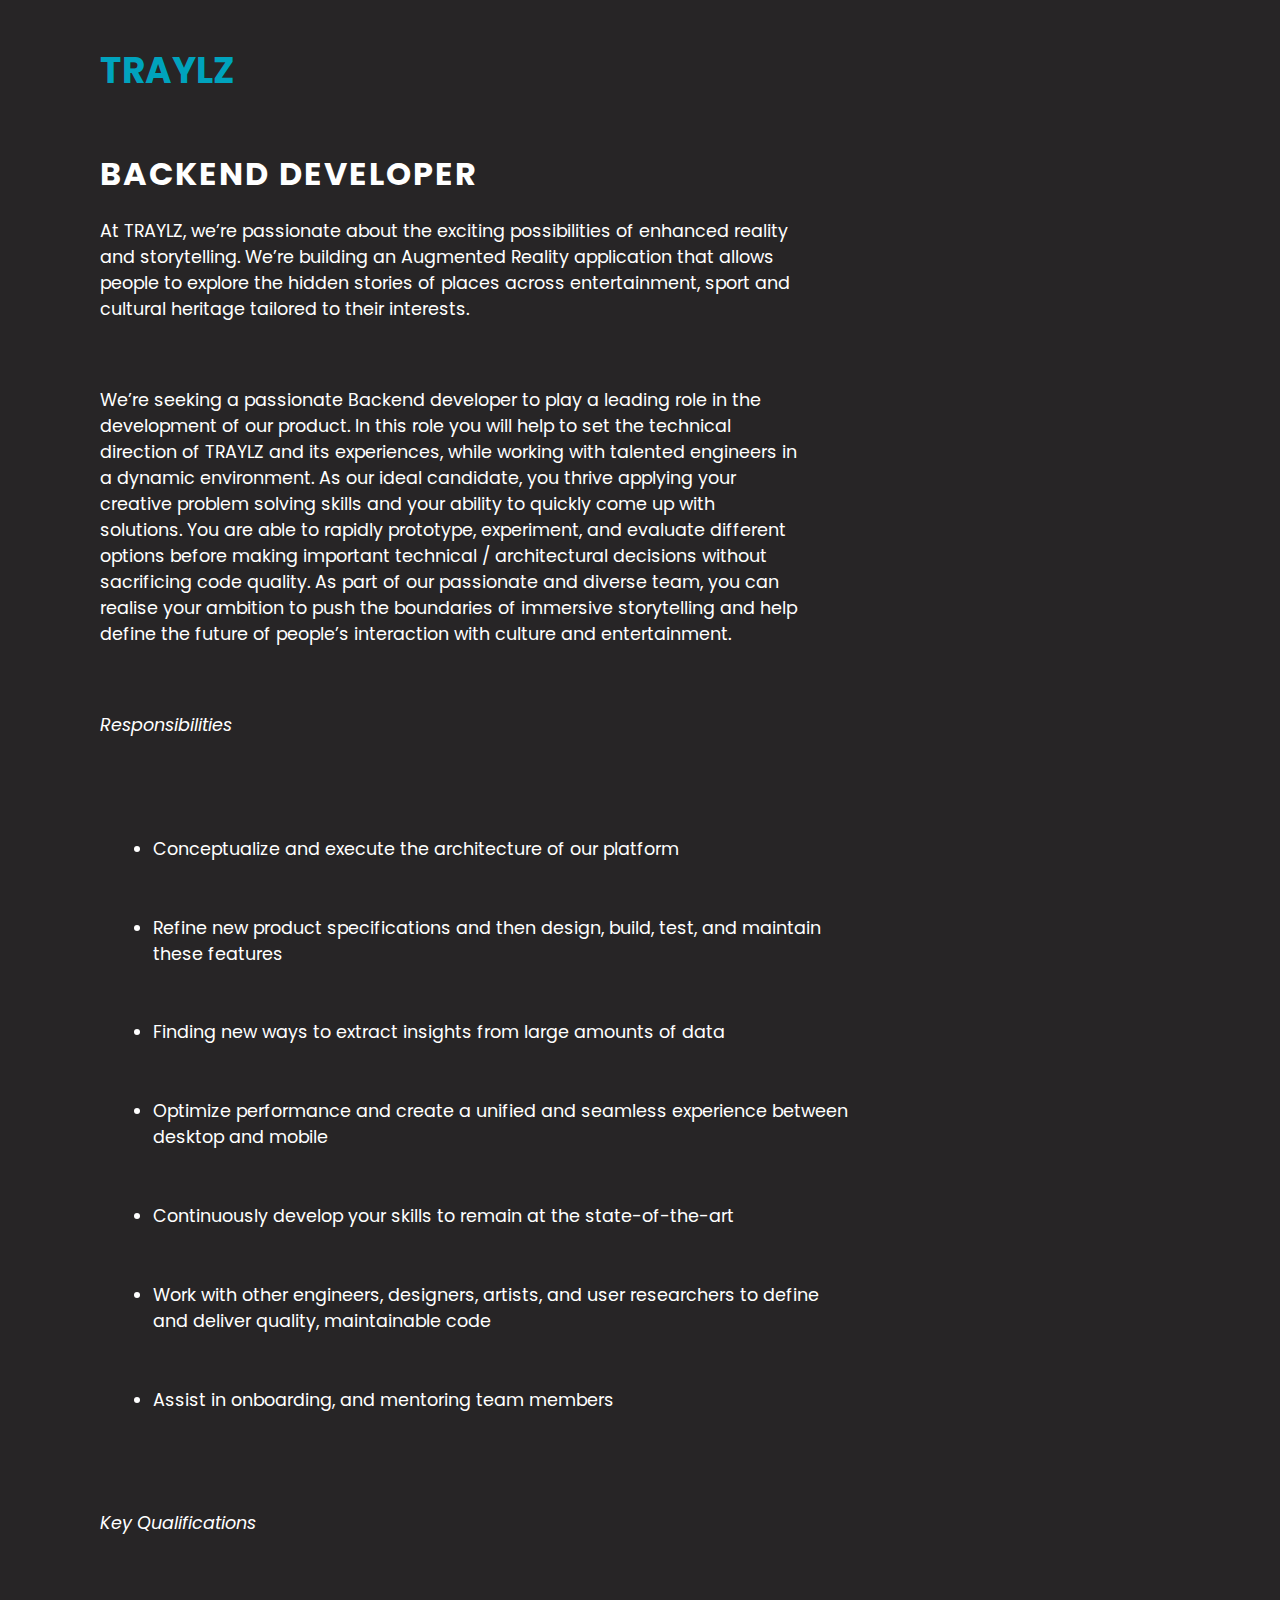
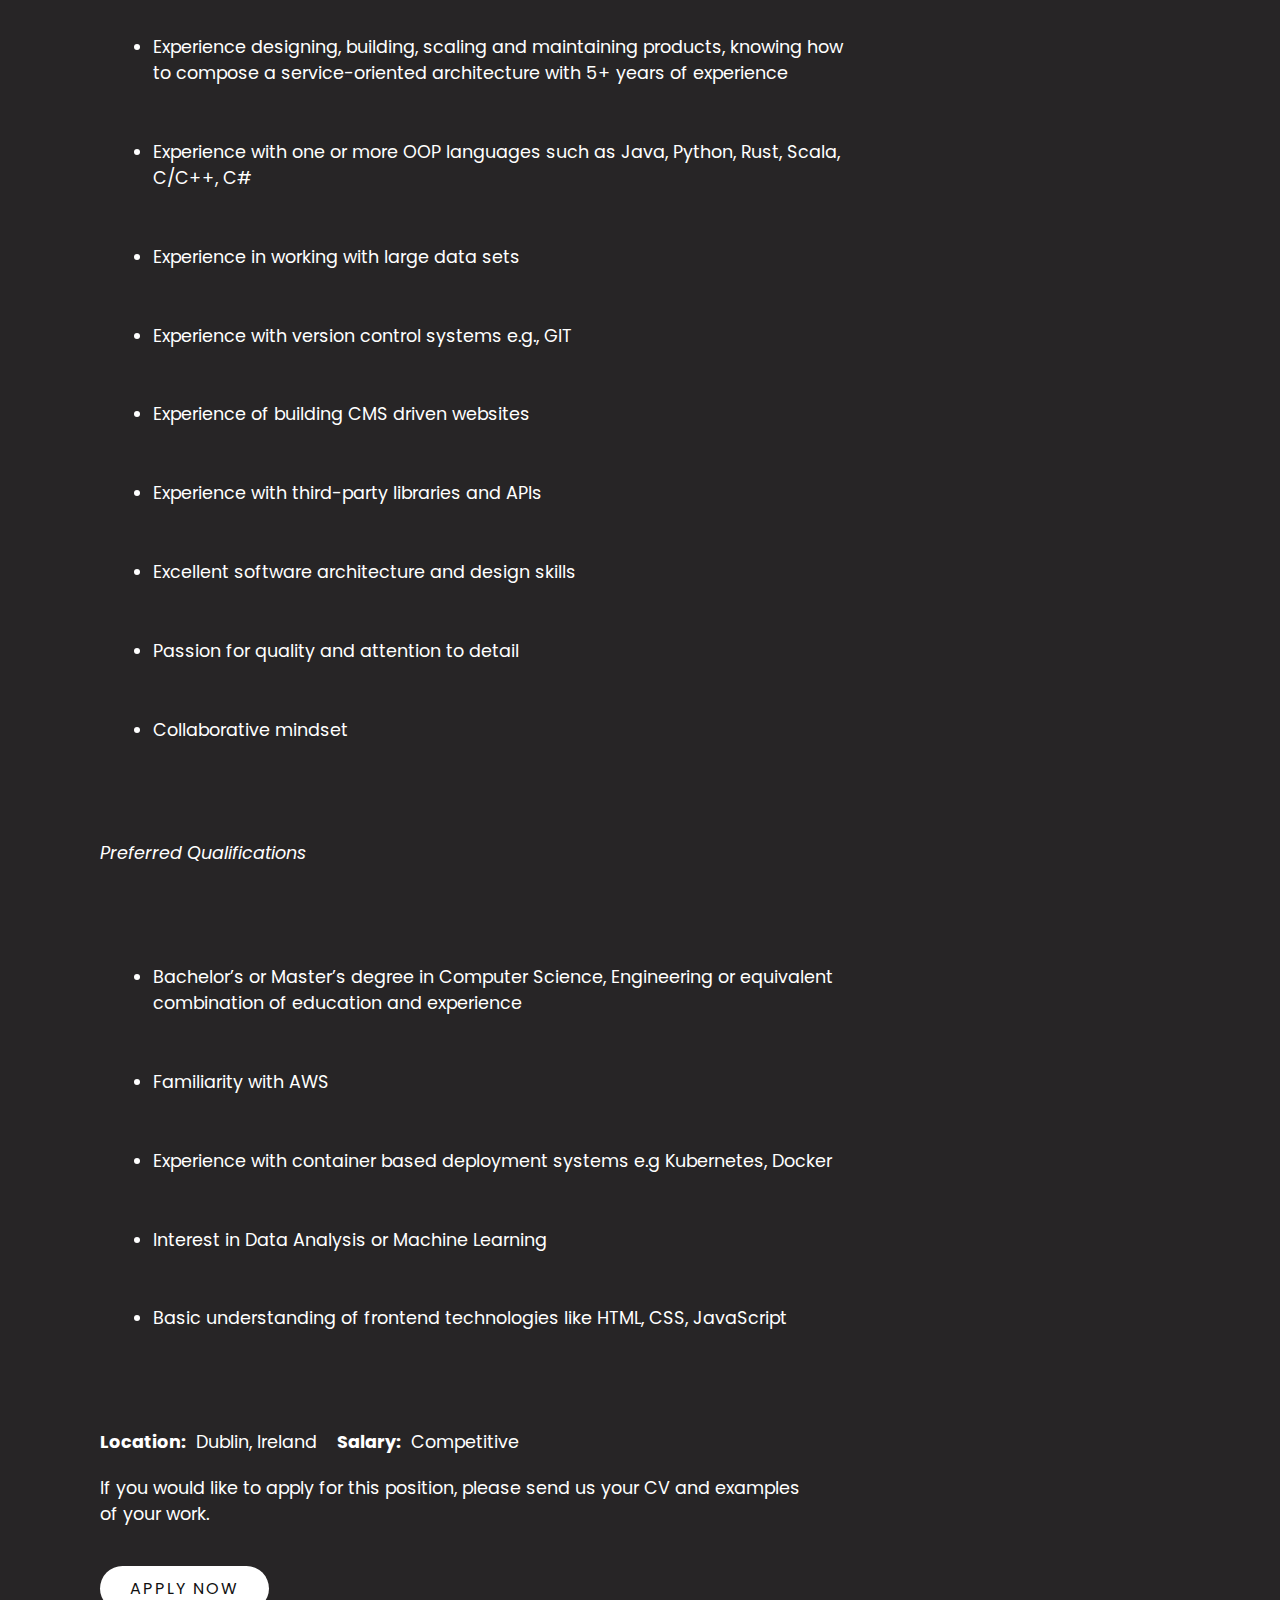
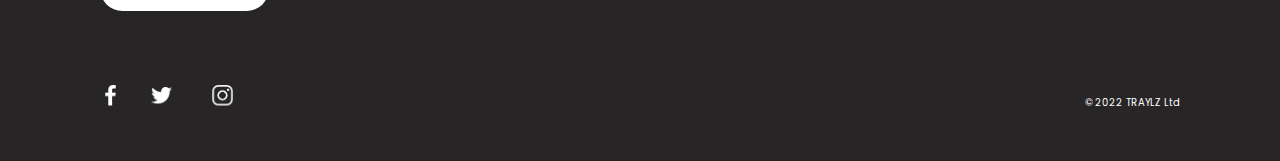
<file: backend.html>
<!DOCTYPE html>

<html lang="en">
    <head>
        <meta charset="utf-8">
        <meta name="viewport" content="width=device-width, initial-scale=1.0">
        <link rel="stylesheet" href="style.css">
        <title>TRAYLZ</title>
        <!-- Global site tag (gtag.js) - Google Analytics -->
    <script async src="https://www.googletagmanager.com/gtag/js?id=G-6LXS996YZ9"></script>
    <script>
    window.dataLayer = window.dataLayer || [];
    function gtag(){dataLayer.push(arguments);}
    gtag('js', new Date());

    gtag('config', 'G-6LXS996YZ9');
    </script>
    </head>
    <body>
       <section class="showcase">

           <header>
                <h2 class="logo"><a href="index.html">TRAYLZ</a></h2>
               <div class="toggle"></div>
           </header>

        <div class="careers-page">
            <h3>Backend Developer</h3>
            <p>At TRAYLZ, we’re passionate about the exciting possibilities of enhanced reality and storytelling. We’re building an Augmented Reality application that allows people to explore the hidden stories of places across entertainment, sport and cultural heritage tailored to their interests.</p>
            <br>
            <p>We’re seeking a passionate Backend developer to play a leading role in the development of our product. In this role you will help to set the technical direction of TRAYLZ and its experiences, while working with talented engineers in a dynamic environment. As our ideal candidate, you thrive applying your creative problem solving skills and your ability to quickly come up with solutions. You are able to rapidly prototype, experiment, and evaluate different options before making important technical / architectural decisions without sacrificing code quality. As part of our passionate and diverse team, you can realise your ambition to push the boundaries of immersive storytelling and help define the future of people’s interaction with culture and entertainment.</p>
            <br>
            <p><em>Responsibilities</em></p>
            <br>
            <ul>
                <li>Conceptualize and execute the architecture of our platform</li>
                <li>Refine new product specifications and then design, build, test, and maintain these features</li>
                <li>Finding new ways to extract insights from large amounts of data</li>
                <li>Optimize performance and create a unified and seamless experience between desktop and mobile</li>
                <li>Continuously develop your skills to remain at the state-of-the-art</li>
                <li>Work with other engineers, designers, artists, and user researchers to define and deliver quality, maintainable code</li>
                <li>Assist in onboarding, and mentoring team members</li>     
            </ul>
            <br>
            <p><em>Key Qualifications</em></p>
            <br>
            <ul>
                <li>Experience designing, building, scaling and maintaining products, knowing how to compose a service-oriented architecture with 5+ years of experience</li>
                <li>Experience with one or more OOP languages such as Java, Python, Rust, Scala, C/C++, C#</li>
                <li>Experience in working with large data sets</li>
                <li>Experience with version control systems e.g., GIT</li>
                <li>Experience of building CMS driven websites</li>
                <li>Experience with third-party libraries and APIs</li>
                <li>Excellent software architecture and design skills</li>
                <li>Passion for quality and attention to detail</li>
                <li>Collaborative mindset</li>
            </ul>
            <br>
            <p><em>Preferred Qualifications</em></p>
            <br>
            <ul>
                <li>Bachelor’s or Master’s degree in Computer Science, Engineering or equivalent combination of education and experience</li>
                <li>Familiarity with AWS</li>
                <li>Experience with container based deployment systems e.g Kubernetes, Docker</li>
                <li>Interest in Data Analysis or Machine Learning</li>
                <li>Basic understanding of frontend technologies like HTML, CSS, JavaScript</li>
            </ul>
            <br>
            <p><strong>Location:</strong>&nbsp; Dublin, Ireland &nbsp;&nbsp; <strong>Salary:</strong>&nbsp; Competitive</p>

            <div class="text">
                <p>If you would like to apply for this position, please send us your CV and examples of your work.</p>
                <a href="mailto:careers@traylz.co?subject=Backend Developer">Apply now</a>
            </div>
            <br><br>

        </div>

       
        <ul class="social">
            <li><a href="https://www.facebook.com/TRAYLZapp/"><img src="images/facebook.png" alt=""></a></li>
            <li><a href="https://twitter.com/TRAYLZ_APP"><img src="images/twitter.png" alt=""></a></li>
            <li><a href="https://www.instagram.com/traylz_app/?hl=en"><img src="images/instagram.png" alt=""></a></li>
        </ul> 
       
        

        <!-- Policies -->
        <ul class="policies">
            <li><p>© 2022 TRAYLZ Ltd</p></li>          
        </ul>
   
    </div>
            
    </section>

    <!-- MENU -->
    <div class="menu">
        <ul>
            <li><a href="index.html">About</a></li>
            <li><a href="contact.html">Contact</a></li>
            <li><a href="careers.html">Careers</a></li>
            <li><a href="privacy.html">Privacy</a></li>
        </ul>
    </div>


    <script src="app.js"></script>

    </body>
</html>
</file>
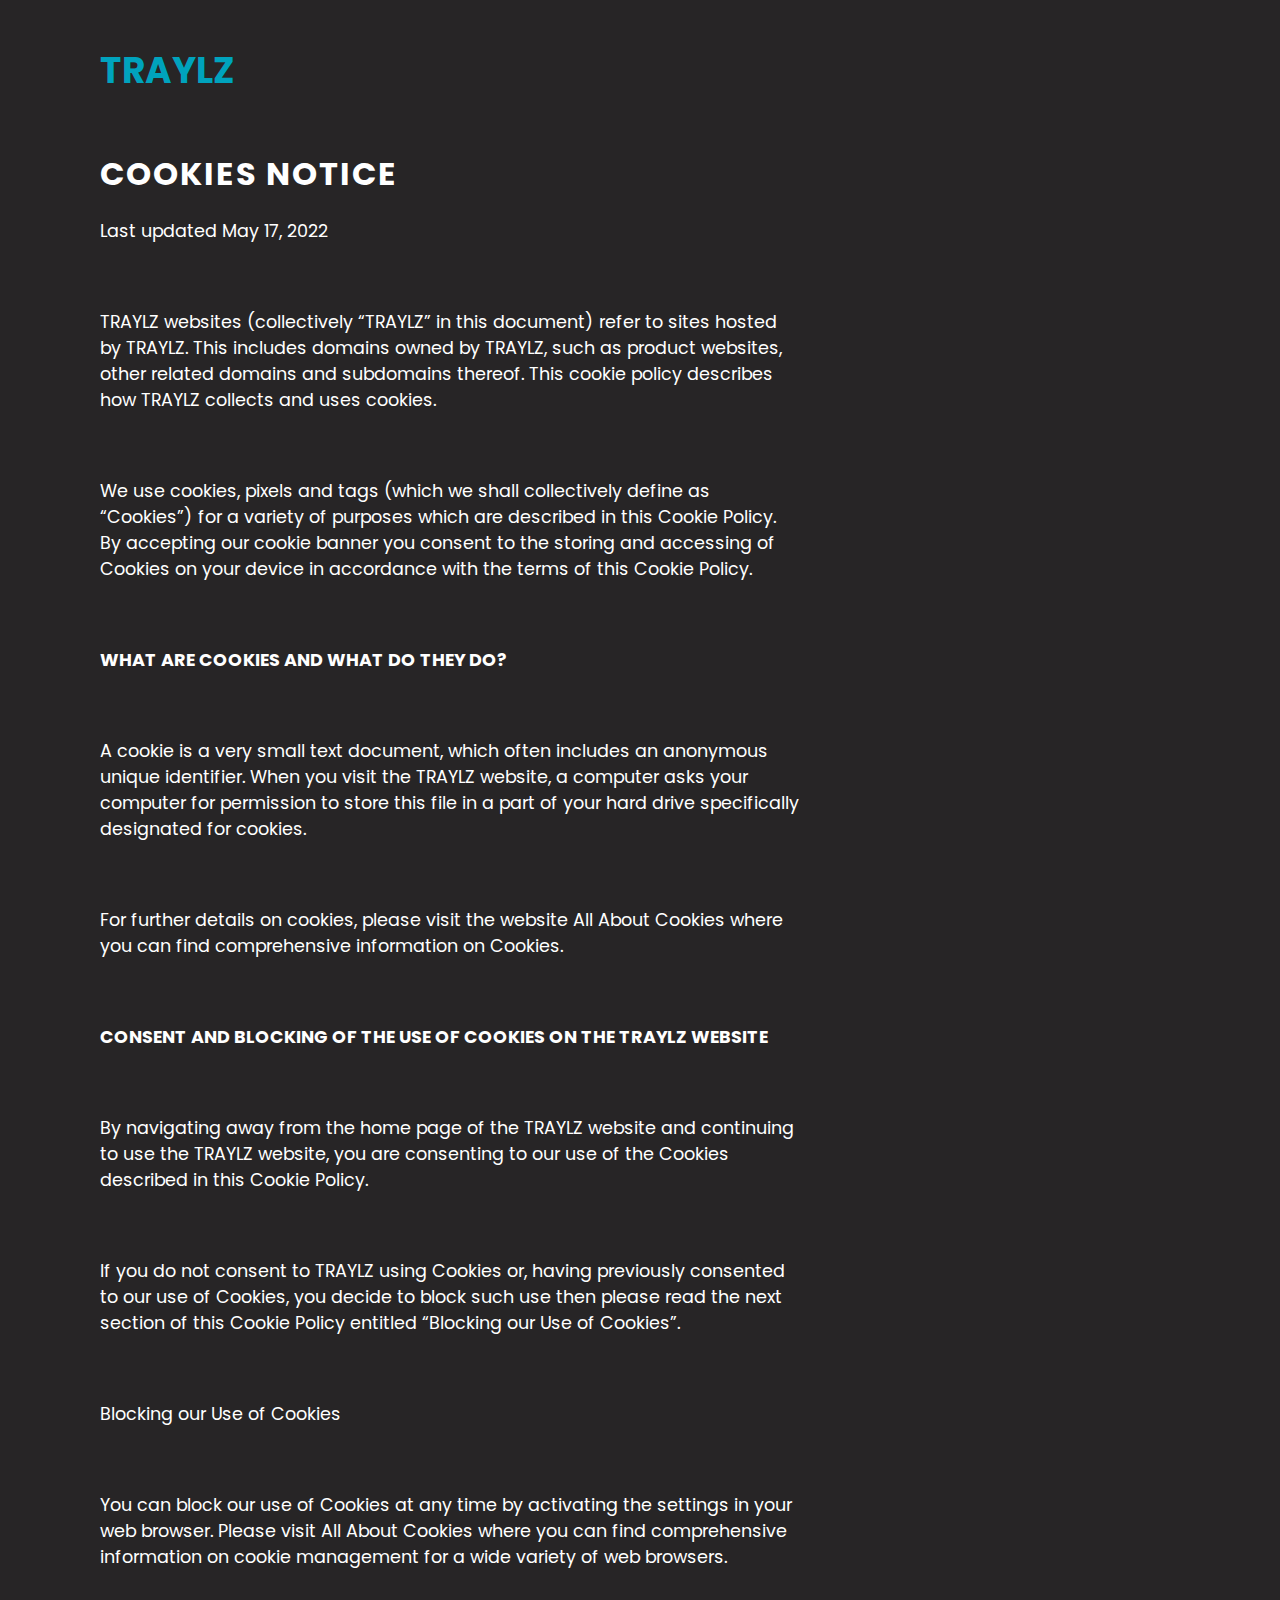
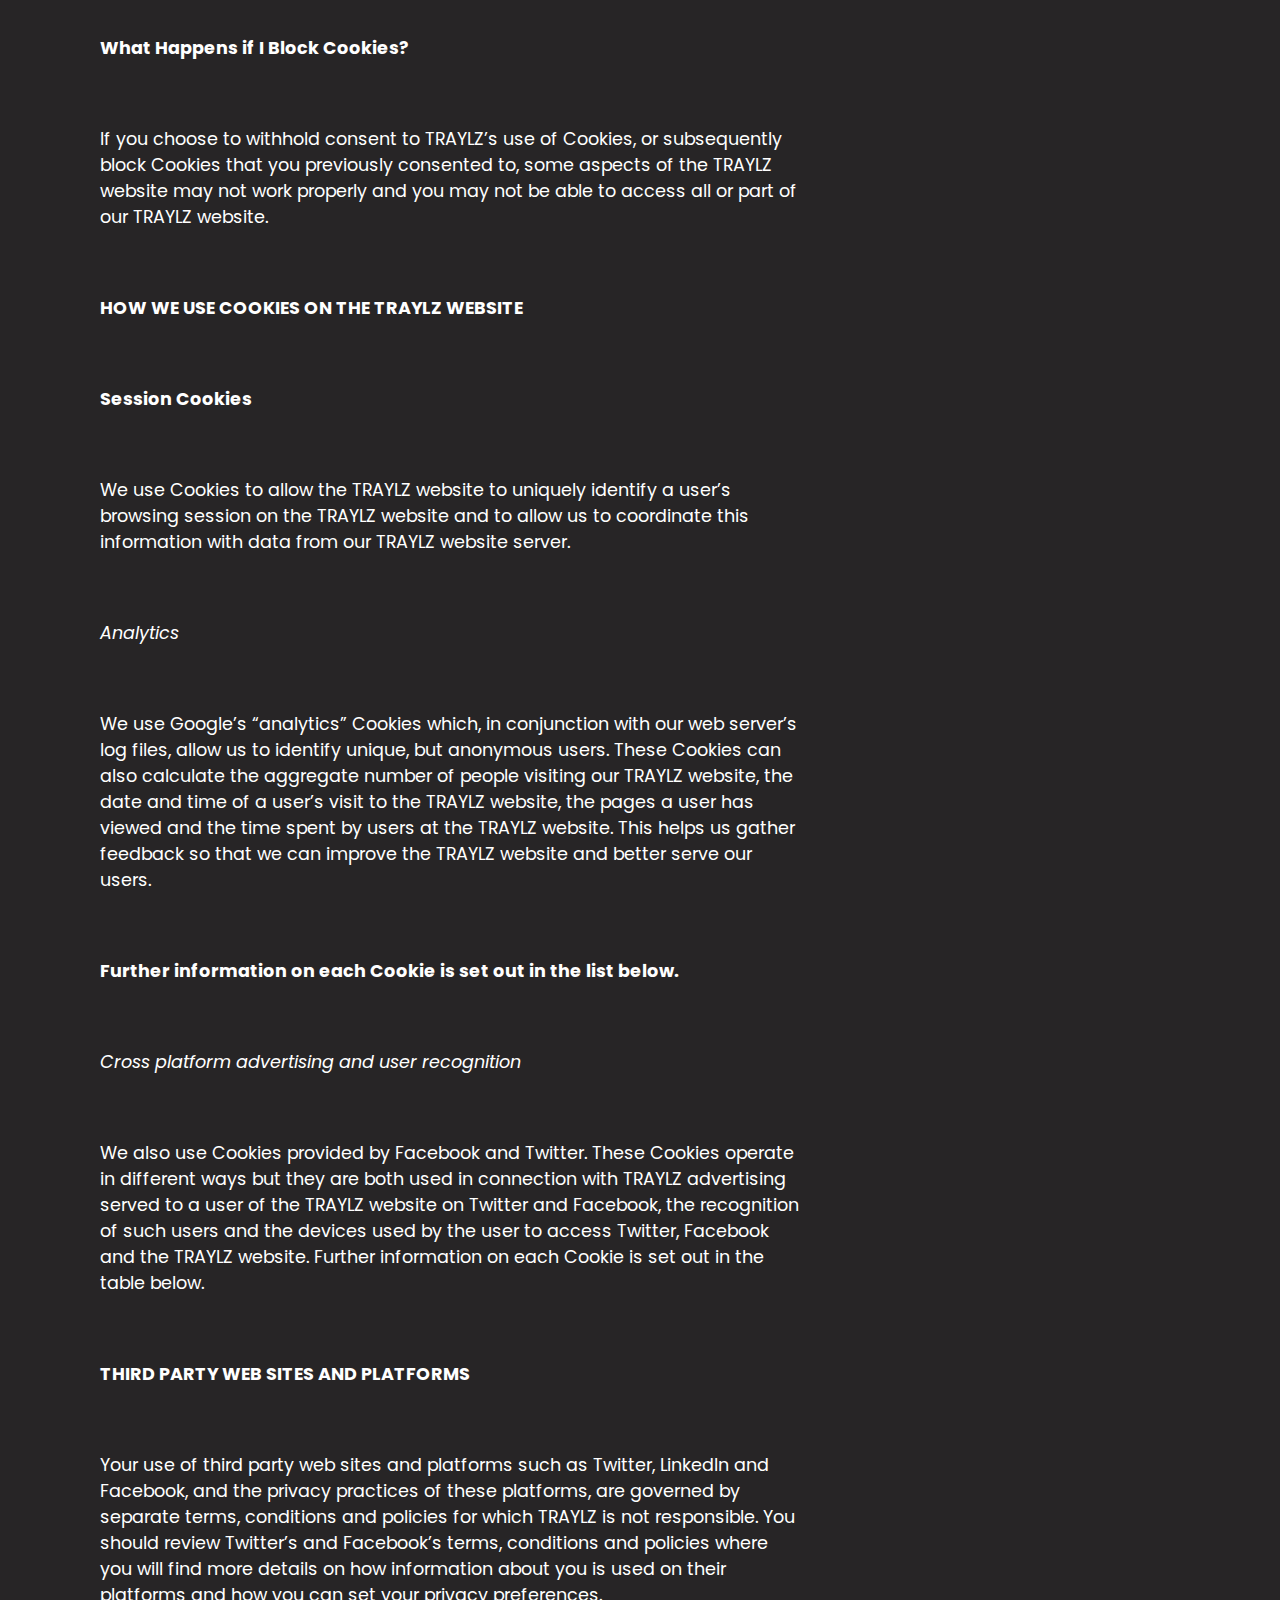
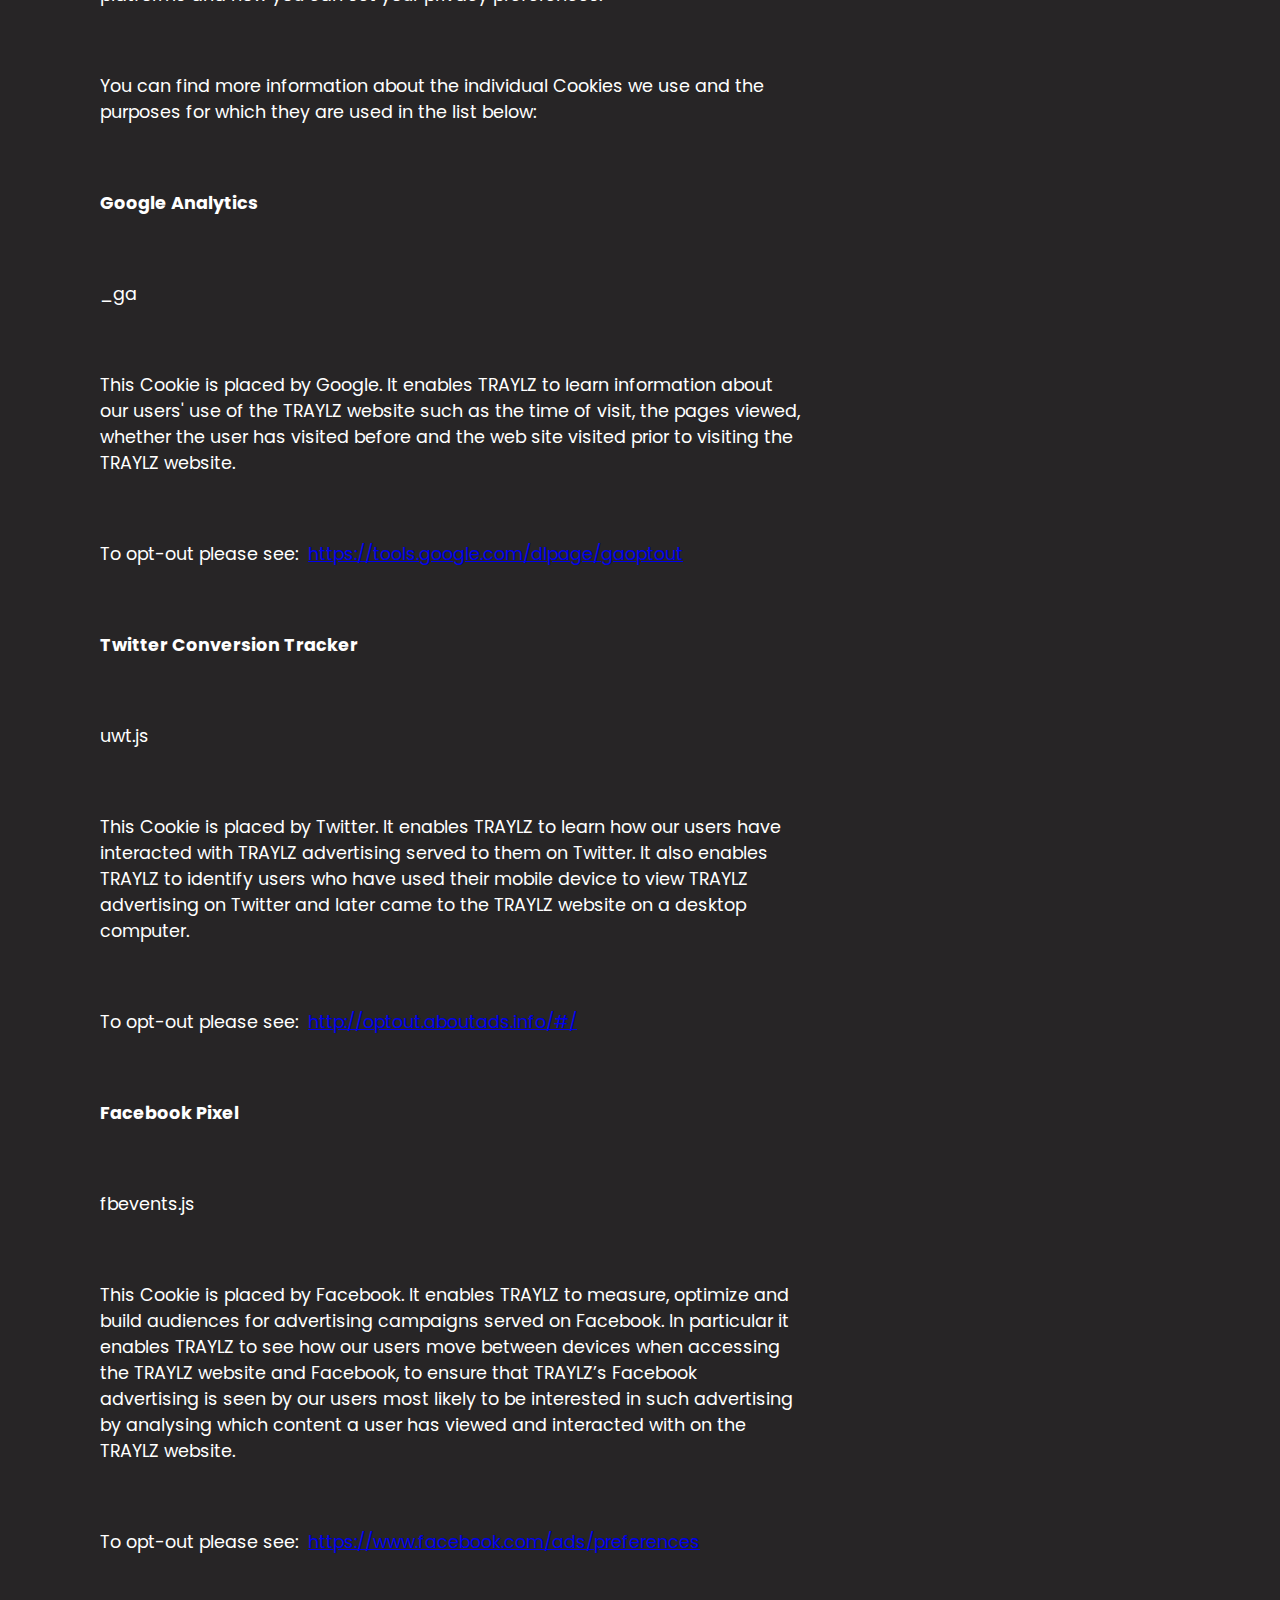
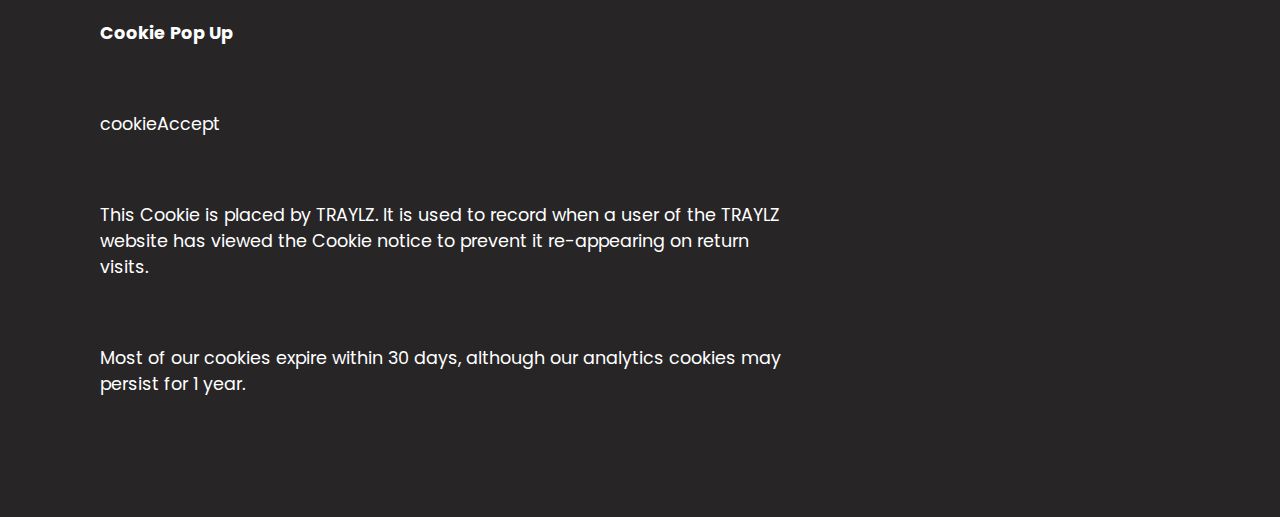
<file: cookies.html>
<!DOCTYPE html>

<html lang="en">
    <head>
        <meta charset="utf-8">
        <meta name="viewport" content="width=device-width, initial-scale=1.0">
        <link rel="stylesheet" href="style.css">
        <title>TRAYLZ</title>
        <!-- Global site tag (gtag.js) - Google Analytics -->
    <script async src="https://www.googletagmanager.com/gtag/js?id=G-6LXS996YZ9"></script>
    <script>
    window.dataLayer = window.dataLayer || [];
    function gtag(){dataLayer.push(arguments);}
    gtag('js', new Date());

    gtag('config', 'G-6LXS996YZ9');
    </script>
    </head>
    <body>
       <section class="showcase">

           <header>
                <h2 class="logo"><a href="index.html">TRAYLZ</a></h2>
               <div class="toggle"></div>
           </header> 
             
        <div class="cookies">
            <h3>Cookies Notice</h3>
            <br>
            <p>​​Last updated May 17, 2022</p>
            <br>
            <p>TRAYLZ websites (collectively “TRAYLZ” in this document) refer to sites hosted by TRAYLZ. This includes domains owned by TRAYLZ, such as product websites, other related domains and subdomains thereof. This cookie policy describes how TRAYLZ collects and uses cookies.</p>
            <br>
            <p>We use cookies, pixels and tags (which we shall collectively define as “Cookies”) for a variety of purposes which are described in this Cookie Policy. By accepting our cookie banner you consent to the storing and accessing of Cookies on your device in accordance with the terms of this Cookie Policy.</p>
            <br>
            <p><strong>WHAT ARE COOKIES AND WHAT DO THEY DO?</strong></p>
            <br>
            <p>A cookie is a very small text document, which often includes an anonymous unique identifier. When you visit the TRAYLZ website, a computer asks your computer for permission to store this file in a part of your hard drive specifically designated for cookies.</p>
            <br>
            <p>For further details on cookies, please visit the website All About Cookies where you can find comprehensive information on Cookies.</p>
            <br>
            <p><strong>CONSENT AND BLOCKING OF THE USE OF COOKIES ON THE TRAYLZ WEBSITE</strong></p>
            <br>
            <p>By navigating away from the home page of the TRAYLZ website and continuing to use the TRAYLZ website, you are consenting to our use of the Cookies described in this Cookie Policy.</p>
            <br>
            <p>If you do not consent to TRAYLZ using Cookies or, having previously consented to our use of Cookies, you decide to block such use then please read the next section of this Cookie Policy entitled “Blocking our Use of Cookies”.</p>
            <br>
            <p class="indent">Blocking our Use of Cookies</p>
            <br>
            <p class="indent">You can block our use of Cookies at any time by activating the settings in your web browser. Please visit All About Cookies where you can find comprehensive information on cookie management for a wide variety of web browsers.</p>
            <br>
            <p class="indent"><strong>What Happens if I Block Cookies?</strong></p>
            <br>
            <p class="indent">If you choose to withhold consent to TRAYLZ’s use of Cookies, or subsequently block Cookies that you previously consented to, some aspects of the TRAYLZ website may not work properly and you may not be able to access all or part of our TRAYLZ website.</p>
            <br>
            <p><strong>HOW WE USE COOKIES ON THE TRAYLZ WEBSITE</strong></p>
            <br>
            <p class="indent"><strong>Session Cookies</strong></p>
            <br>
            <p class="indent">We use Cookies to allow the TRAYLZ website to uniquely identify a user’s browsing session on the TRAYLZ website and to allow us to coordinate this information with data from our TRAYLZ website server.</p>
            <br>
            <p class="indent"><em>Analytics</em></p>
            <br>
            <p class="indent">We use Google’s “analytics” Cookies which, in conjunction with our web server’s log files, allow us to identify unique, but anonymous users. These Cookies can also calculate the aggregate number of people visiting our TRAYLZ website, the date and time of a user’s visit to the TRAYLZ website, the pages a user has viewed and the time spent by users at the TRAYLZ website. This helps us gather feedback so that we can improve the TRAYLZ website and better serve our users.</p>
            <br>
            <p><strong>Further information on each Cookie is set out in the list below.</strong></p>
            <br>
            <p><em>Cross platform advertising and user recognition</em></p>
            <br>
            <p>We also use Cookies provided by Facebook and Twitter. These Cookies operate in different ways but they are both used in connection with TRAYLZ advertising served to a user of the TRAYLZ website on Twitter and Facebook, the recognition of such users and the devices used by the user to access Twitter, Facebook and the TRAYLZ website. Further information on each Cookie is set out in the table below.</p>
            <br>
            <p><strong>THIRD PARTY WEB SITES AND PLATFORMS</strong></p>
            <br>
            <p>Your use of third party web sites and platforms such as Twitter, LinkedIn and Facebook, and the privacy practices of these platforms, are governed by separate terms, conditions and policies for which TRAYLZ is not responsible. You should review Twitter’s and Facebook’s terms, conditions and policies where you will find more details on how information about you is used on their platforms and how you can set your privacy preferences.</p>
            <br>
            <p>You can find more information about the individual Cookies we use and the purposes for which they are used in the list below:</p>
            <br>
            <p><strong>Google Analytics</strong></p>
            <br>
            <p>_ga</p>
            <br>
            <p>This Cookie is  placed by Google. It enables TRAYLZ to learn information about our users' use of the TRAYLZ website such as the time of visit, the pages viewed, whether the user has visited before and the web site visited prior to visiting the TRAYLZ website. </p>
            <br>
            <p>To opt-out please see: &nbsp;<a href="https://tools.google.com/dlpage/gaoptout">https://tools.google.com/dlpage/gaoptout</a></p>
            <br>
            <p><strong>Twitter Conversion Tracker</strong></p>
            <br>
            <p>uwt.js</p>
            <br>
            <p>This Cookie is placed by Twitter. It enables TRAYLZ to learn how our users have   interacted with TRAYLZ advertising served to them on Twitter. It also enables TRAYLZ to identify users who have used their mobile device to view TRAYLZ advertising on Twitter and later came to the TRAYLZ website on a desktop computer. </p>
            <br>
            <p>To opt-out please see: &nbsp;<a href="http://optout.aboutads.info/#/">http://optout.aboutads.info/#/</a> </p>
            <br>
            <p><strong>Facebook Pixel</strong></p>
            <br>
            <p>fbevents.js</p>
            <br>
            <p>This Cookie is placed by Facebook. It enables TRAYLZ to measure, optimize and build   audiences for advertising campaigns served on Facebook. In particular it enables TRAYLZ to see how our users move between devices when accessing the TRAYLZ website and Facebook, to ensure that TRAYLZ’s Facebook advertising is seen by our users most likely to be interested in such advertising by analysing which content a user has viewed and interacted with on the TRAYLZ website. </p>
            <br>
            <p>To opt-out please see: &nbsp;<a href="https://www.facebook.com/ads/preferences">https://www.facebook.com/ads/preferences</a></p>
            <br>
            <p><strong>Cookie Pop Up</strong></p>
            <br>
            <p>cookieAccept</p>
            <br>
            <p>This Cookie is placed by TRAYLZ. It is used to record when a user of the TRAYLZ website has viewed the Cookie notice to prevent it re-appearing on return visits.</p>
            <br>
            <p>Most of our cookies expire within 30 days, although our analytics cookies may persist for 1 year.</p>

        </div>
        
   
    </div>
            
    </section>

    <!-- MENU -->
    <div class="menu">
        <ul>
            <li><a href="index.html">About</a></li>
            <li><a href="contact.html">Contact</a></li>
            <li><a href="careers.html">Careers</a></li>
            <li><a href="privacy.html">Privacy</a></li>
        </ul>
    </div>

    <script src="app.js"></script>

    </body>
</html>
</file>
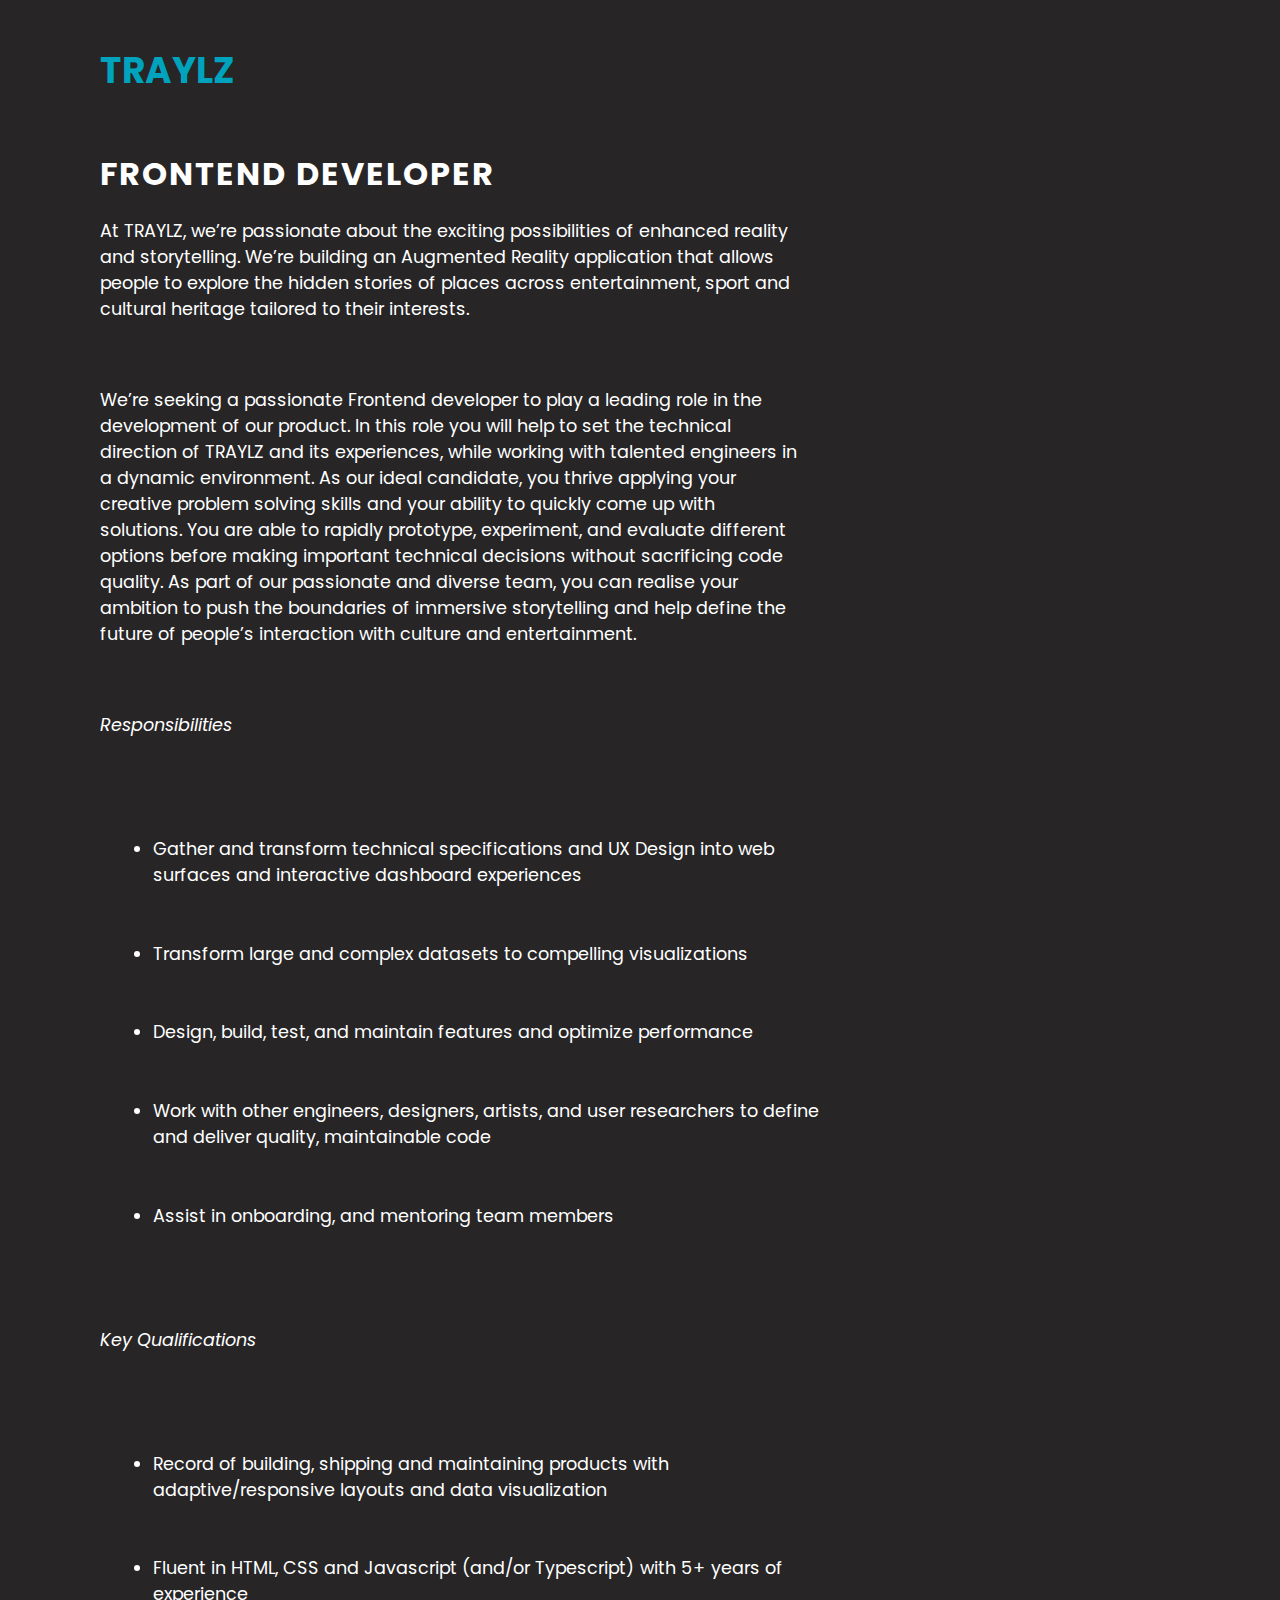
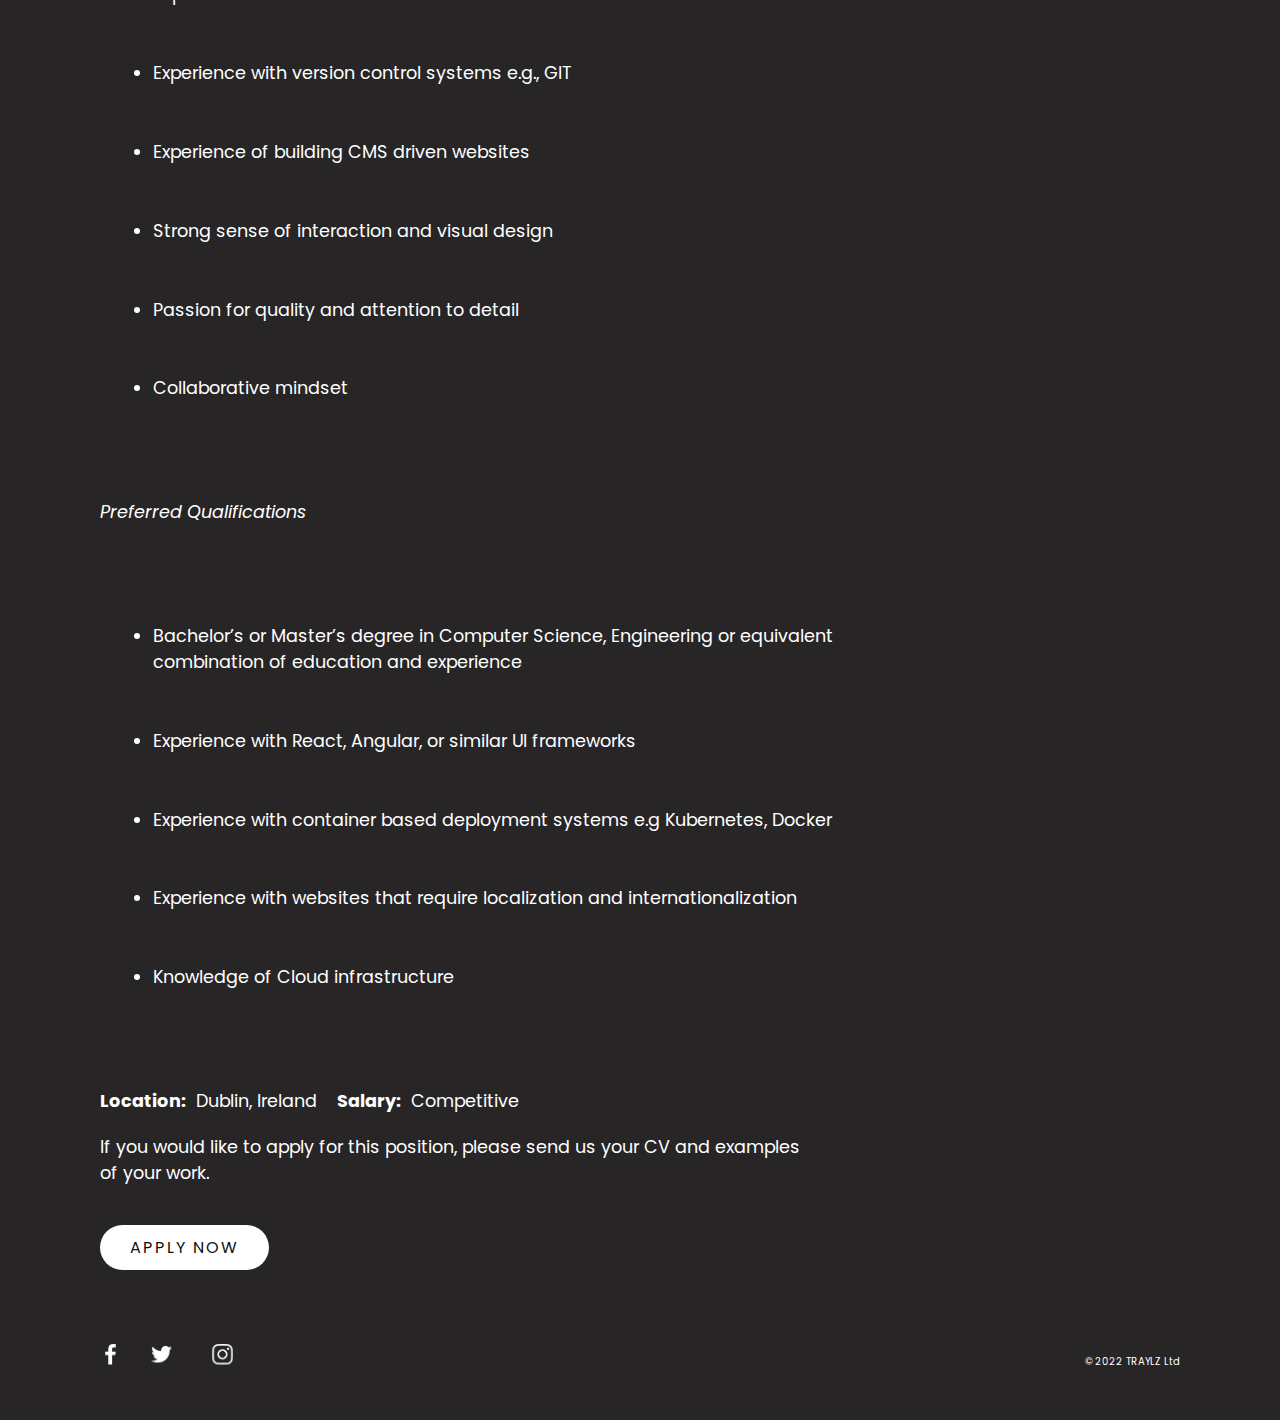
<file: frontend.html>
<!DOCTYPE html>

<html lang="en">
    <head>
        <meta charset="utf-8">
        <meta name="viewport" content="width=device-width, initial-scale=1.0">
        <link rel="stylesheet" href="style.css">
        <title>TRAYLZ</title>
        <!-- Global site tag (gtag.js) - Google Analytics -->
    <script async src="https://www.googletagmanager.com/gtag/js?id=G-6LXS996YZ9"></script>
    <script>
    window.dataLayer = window.dataLayer || [];
    function gtag(){dataLayer.push(arguments);}
    gtag('js', new Date());

    gtag('config', 'G-6LXS996YZ9');
    </script>
    </head>
    <body>
       <section class="showcase">

           <header>
                <h2 class="logo"><a href="index.html">TRAYLZ</a></h2>
               <div class="toggle"></div>
           </header> 
             
        <div class="careers-page">
            <h3>Frontend Developer</h3>
            <p>At TRAYLZ, we’re passionate about the exciting possibilities of enhanced reality and storytelling. We’re building an Augmented Reality application that allows people to explore the hidden stories of places across entertainment, sport and cultural heritage tailored to their interests.</p>
            <br>
            <p>We’re seeking a passionate Frontend developer to play a leading role in the development of our product. In this role you will help to set the technical direction of TRAYLZ and its experiences, while working with talented engineers in a dynamic environment. As our ideal candidate, you thrive applying your creative problem solving skills and your ability to quickly come up with solutions. You are able to rapidly prototype, experiment, and evaluate different options before making important technical decisions without sacrificing code quality. As part of our passionate and diverse team, you can realise your ambition to push the boundaries of immersive storytelling and help define the future of people’s interaction with culture and entertainment.</p>
            <br>
            <p><em>Responsibilities</em></p>
            <br>
            <ul>
                <li>Gather and transform technical specifications and UX Design into web surfaces and interactive dashboard experiences</li>
                <li>Transform large and complex datasets to compelling visualizations</li>
                <li>Design, build, test, and maintain features and optimize performance</li>
                <li>Work with other engineers, designers, artists, and user researchers to define and deliver quality, maintainable code</li>
                <li>Assist in onboarding, and mentoring team members</li>
            </ul>
            <br>
            <p><em>Key Qualifications</em></p>
            <br>
            <ul>
                <li>Record of building, shipping and maintaining products with adaptive/responsive layouts and data visualization</li>
                <li>Fluent in HTML, CSS and Javascript (and/or Typescript) with 5+ years of experience</li>
                <li>Experience with version control systems e.g., GIT</li>
                <li>Experience of building CMS driven websites</li>
                <li>Strong sense of interaction and visual design</li>
                <li>Passion for quality and attention to detail</li>
                <li>Collaborative mindset</li>
            </ul>
            <br>
            <p><em>Preferred Qualifications</em></p>
            <br>
            <ul>
                <li>Bachelor’s or Master’s degree in Computer Science, Engineering or equivalent combination of education and experience</li>
                <li>Experience with React, Angular, or similar UI frameworks</li>
                <li>Experience with container based deployment systems e.g Kubernetes, Docker</li>
                <li>Experience with websites that require localization and internationalization</li>
                <li>Knowledge of Cloud infrastructure</li>                
            </ul>
            <br>
            <p><strong>Location:</strong>&nbsp; Dublin, Ireland &nbsp;&nbsp; <strong>Salary:</strong>&nbsp; Competitive</p>

            <div class="text">
                <p>If you would like to apply for this position, please send us your CV and examples of your work.</p>
                <a href="mailto:careers@traylz.co?subject=Frontend Developer">Apply now</a>
            </div>
            <br><br>

        </div>

       
        <ul class="social">
            <li><a href="https://www.facebook.com/TRAYLZapp/"><img src="images/facebook.png" alt=""></a></li>
            <li><a href="https://twitter.com/TRAYLZ_APP"><img src="images/twitter.png" alt=""></a></li>
            <li><a href="https://www.instagram.com/traylz_app/?hl=en"><img src="images/instagram.png" alt=""></a></li>
        </ul> 
       
        

        <!-- Policies -->
        <ul class="policies">
            <li><p>© 2022 TRAYLZ Ltd</p></li>          
        </ul>
   
    </div>
            
    </section>

    <!-- MENU -->
    <div class="menu">
        <ul>
            <li><a href="index.html">About</a></li>
            <li><a href="contact.html">Contact</a></li>
            <li><a href="careers.html">Careers</a></li>
            <li><a href="privacy.html">Privacy</a></li>
        </ul>
    </div>


    <script src="app.js"></script>

    </body>
</html>
</file>
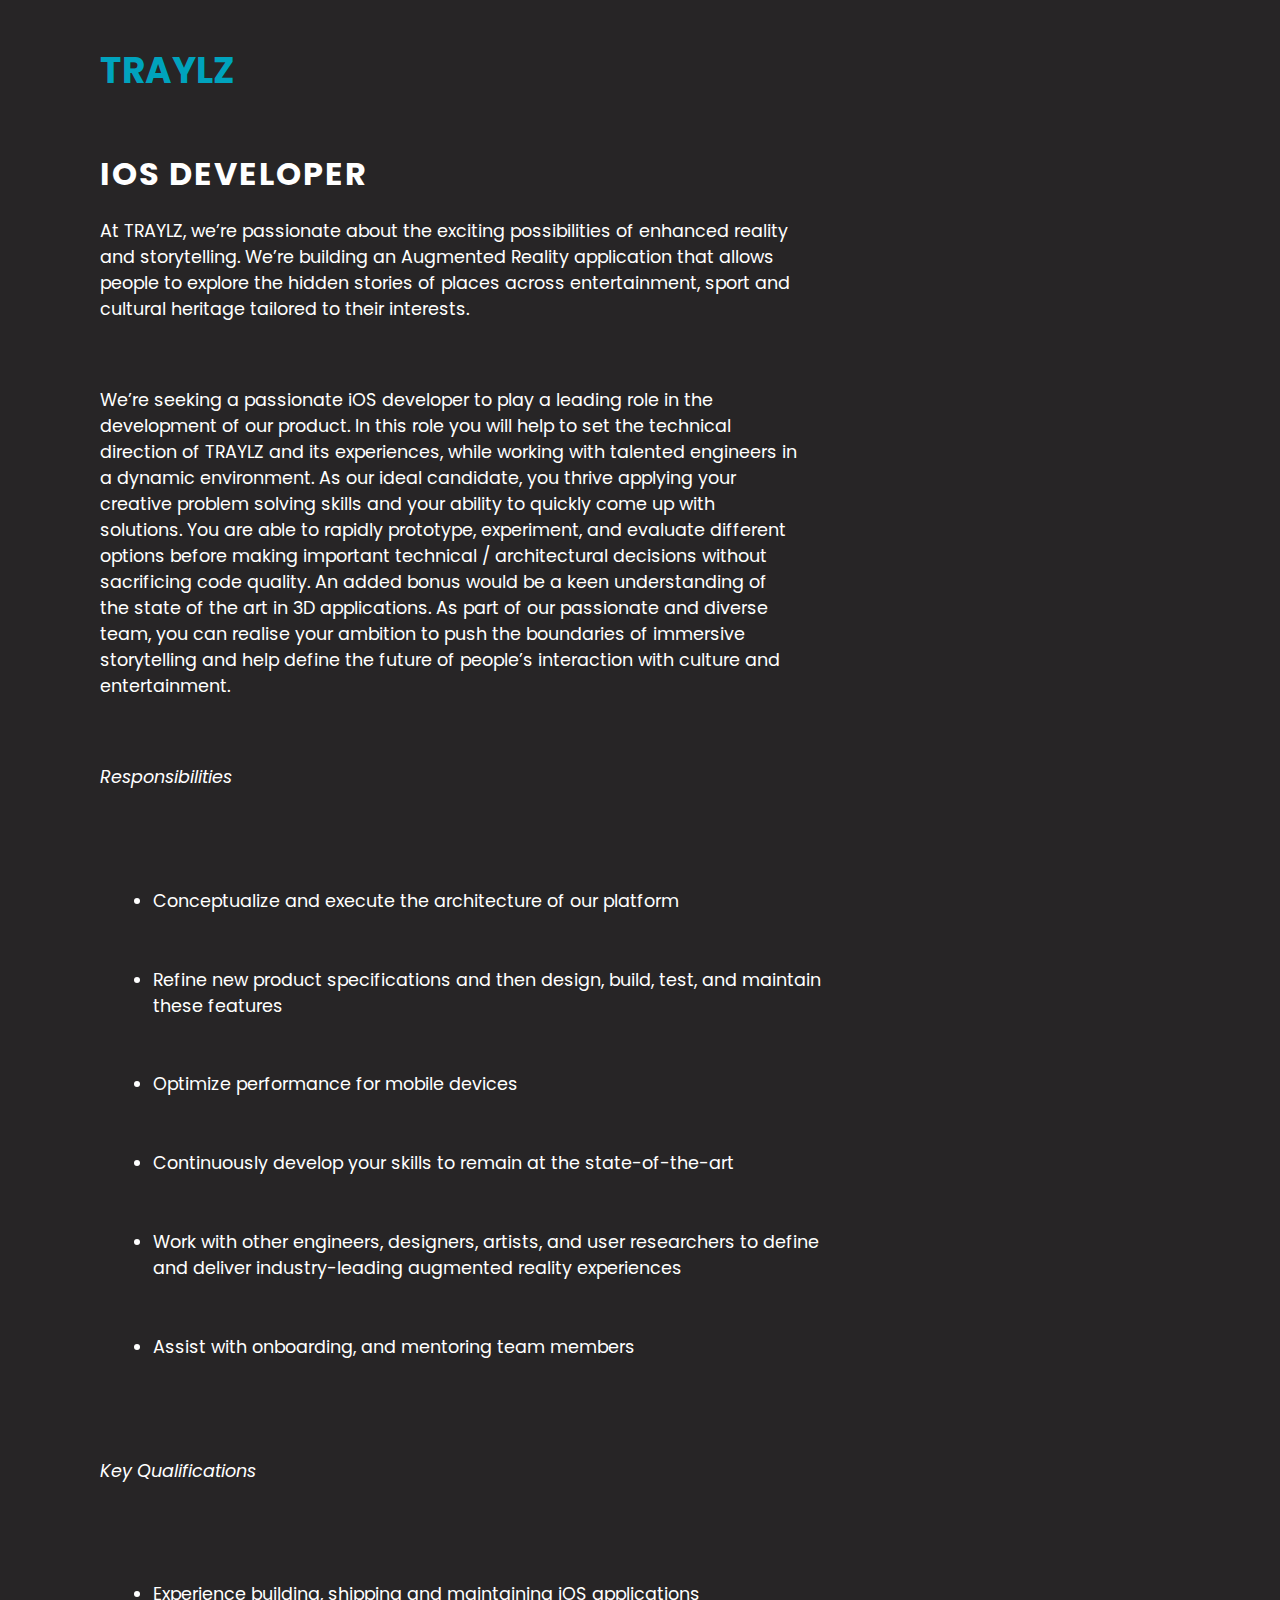
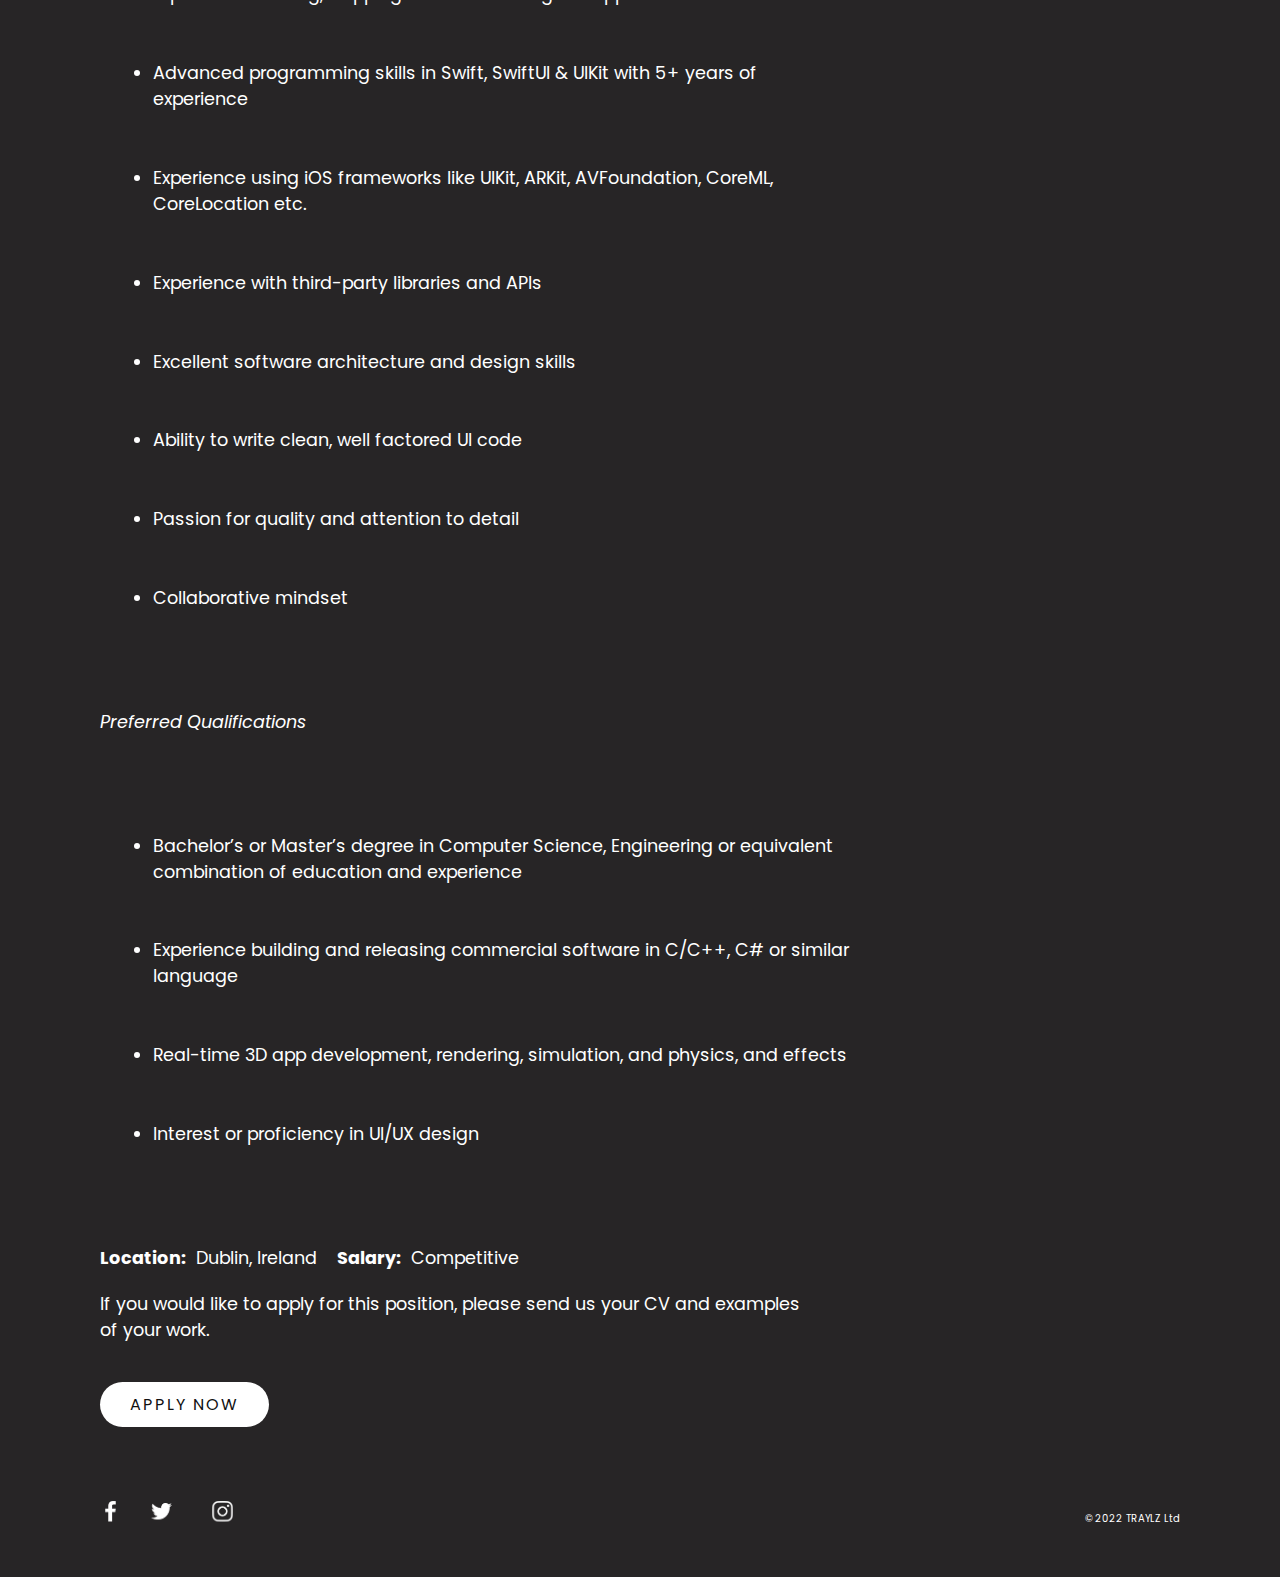
<file: ios_dev.html>
<!DOCTYPE html>

<html lang="en">
    <head>
        <meta charset="utf-8">
        <meta name="viewport" content="width=device-width, initial-scale=1.0">
        <link rel="stylesheet" href="style.css">
        <title>TRAYLZ</title>
        <!-- Global site tag (gtag.js) - Google Analytics -->
    <script async src="https://www.googletagmanager.com/gtag/js?id=G-6LXS996YZ9"></script>
    <script>
    window.dataLayer = window.dataLayer || [];
    function gtag(){dataLayer.push(arguments);}
    gtag('js', new Date());

    gtag('config', 'G-6LXS996YZ9');
    </script>
    </head>
    <body>
       <section class="showcase">

           <header>
                <h2 class="logo"><a href="index.html">TRAYLZ</a></h2>
               <div class="toggle"></div>
           </header>

     
        <div class="careers-page">
            <h3>iOS Developer</h3>
            <p>At TRAYLZ, we’re passionate about the exciting possibilities of enhanced reality and storytelling. We’re building an Augmented Reality application that allows people to explore the hidden stories of places across entertainment, sport and cultural heritage tailored to their interests.</p>
            <br>
            <p>We’re seeking a passionate iOS developer to play a leading role in the development of our product. In this role you will help to set the technical direction of TRAYLZ and its experiences, while working with talented engineers in a dynamic environment. As our ideal candidate, you thrive applying your creative problem solving skills and your ability to quickly come up with solutions. You are able to rapidly prototype, experiment, and evaluate different options before making important technical / architectural decisions without sacrificing code quality.  An added bonus would be a keen understanding of the state of the art in 3D applications. As part of our passionate and diverse team, you can realise your ambition to push the boundaries of immersive storytelling and help define the future of people’s interaction with culture and entertainment.</p>
            <br>
            <p><em>Responsibilities</em></p>
            <br>
            <ul>
                <li>Conceptualize and execute the architecture of our platform</li>
                <li>Refine new product specifications and then design, build, test, and maintain these features</li>
                <li>Optimize performance for mobile devices</li>
                <li>Continuously develop your skills to remain at the state-of-the-art</li>
                <li>Work with other engineers, designers, artists, and user researchers to define and deliver industry-leading augmented reality experiences</li>
                <li>Assist with onboarding, and mentoring team members</li>
            </ul>
            <br>
            <p><em>Key Qualifications</em></p>
            <br>
            <ul>
                <li>Experience building, shipping and maintaining iOS applications</li>
                <li>Advanced programming skills in Swift, SwiftUI & UIKit with 5+ years of experience</li>
                <li>Experience using iOS frameworks like UIKit, ARKit, AVFoundation, CoreML, CoreLocation etc.</li>
                <li>Experience with third-party libraries and APIs</li>
                <li>Excellent software architecture and design skills</li>
                <li>Ability to write clean, well factored UI code</li>
                <li>Passion for quality and attention to detail</li>
                <li>Collaborative mindset</li>           
            </ul>
            <br>
            <p><em>Preferred Qualifications</em></p>
            <br>
            <ul>
                <li>Bachelor’s or Master’s degree in Computer Science, Engineering or equivalent combination of education and experience</li>
                <li>Experience building and releasing commercial software in C/C++, C# or similar language</li>
                <li>Real-time 3D app development, rendering, simulation, and physics, and effects</li>
                <li>Interest or proficiency in UI/UX design</li>
            </ul>
            <br>
            <p><strong>Location:</strong>&nbsp; Dublin, Ireland &nbsp;&nbsp; <strong>Salary:</strong>&nbsp; Competitive</p>

            <div class="text">
                <p>If you would like to apply for this position, please send us your CV and examples of your work.</p>
                <a href="mailto:careers@traylz.co?subject=iOS Developer">Apply now</a>
            </div>
            <br><br>

        </div>

       
        <ul class="social">
            <li><a href="https://www.facebook.com/TRAYLZapp/"><img src="images/facebook.png" alt=""></a></li>
            <li><a href="https://twitter.com/TRAYLZ_APP"><img src="images/twitter.png" alt=""></a></li>
            <li><a href="https://www.instagram.com/traylz_app/?hl=en"><img src="images/instagram.png" alt=""></a></li>
        </ul> 
       
        

        <!-- Policies -->
        <ul class="policies">
            <li><p>© 2022 TRAYLZ Ltd</p></li>          
        </ul>
   
    </div>
            
    </section>

    <!-- MENU -->
    <div class="menu">
        <ul>
            <li><a href="index.html">About</a></li>
            <li><a href="contact.html">Contact</a></li>
            <li><a href="careers.html">Careers</a></li>
            <li><a href="privacy.html">Privacy</a></li>
        </ul>
    </div>


    <script src="app.js"></script>

    </body>
</html>
</file>
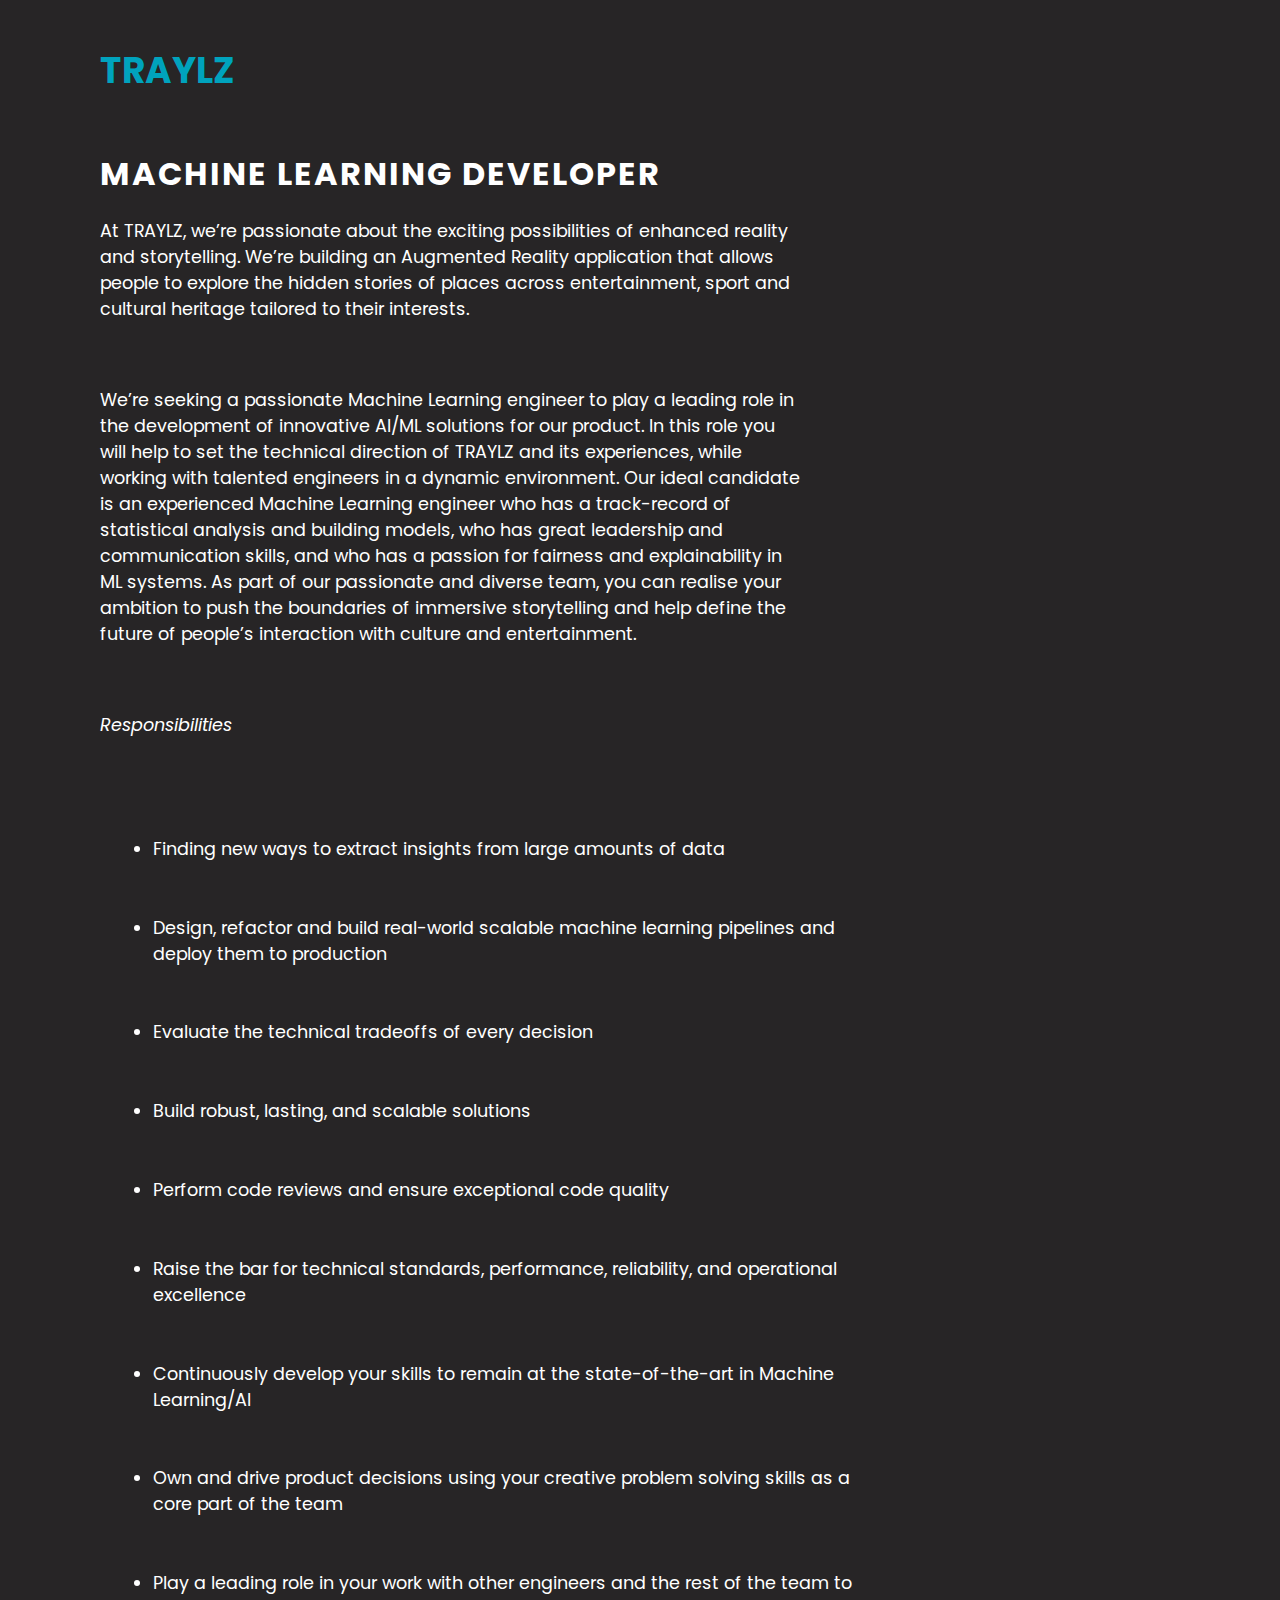
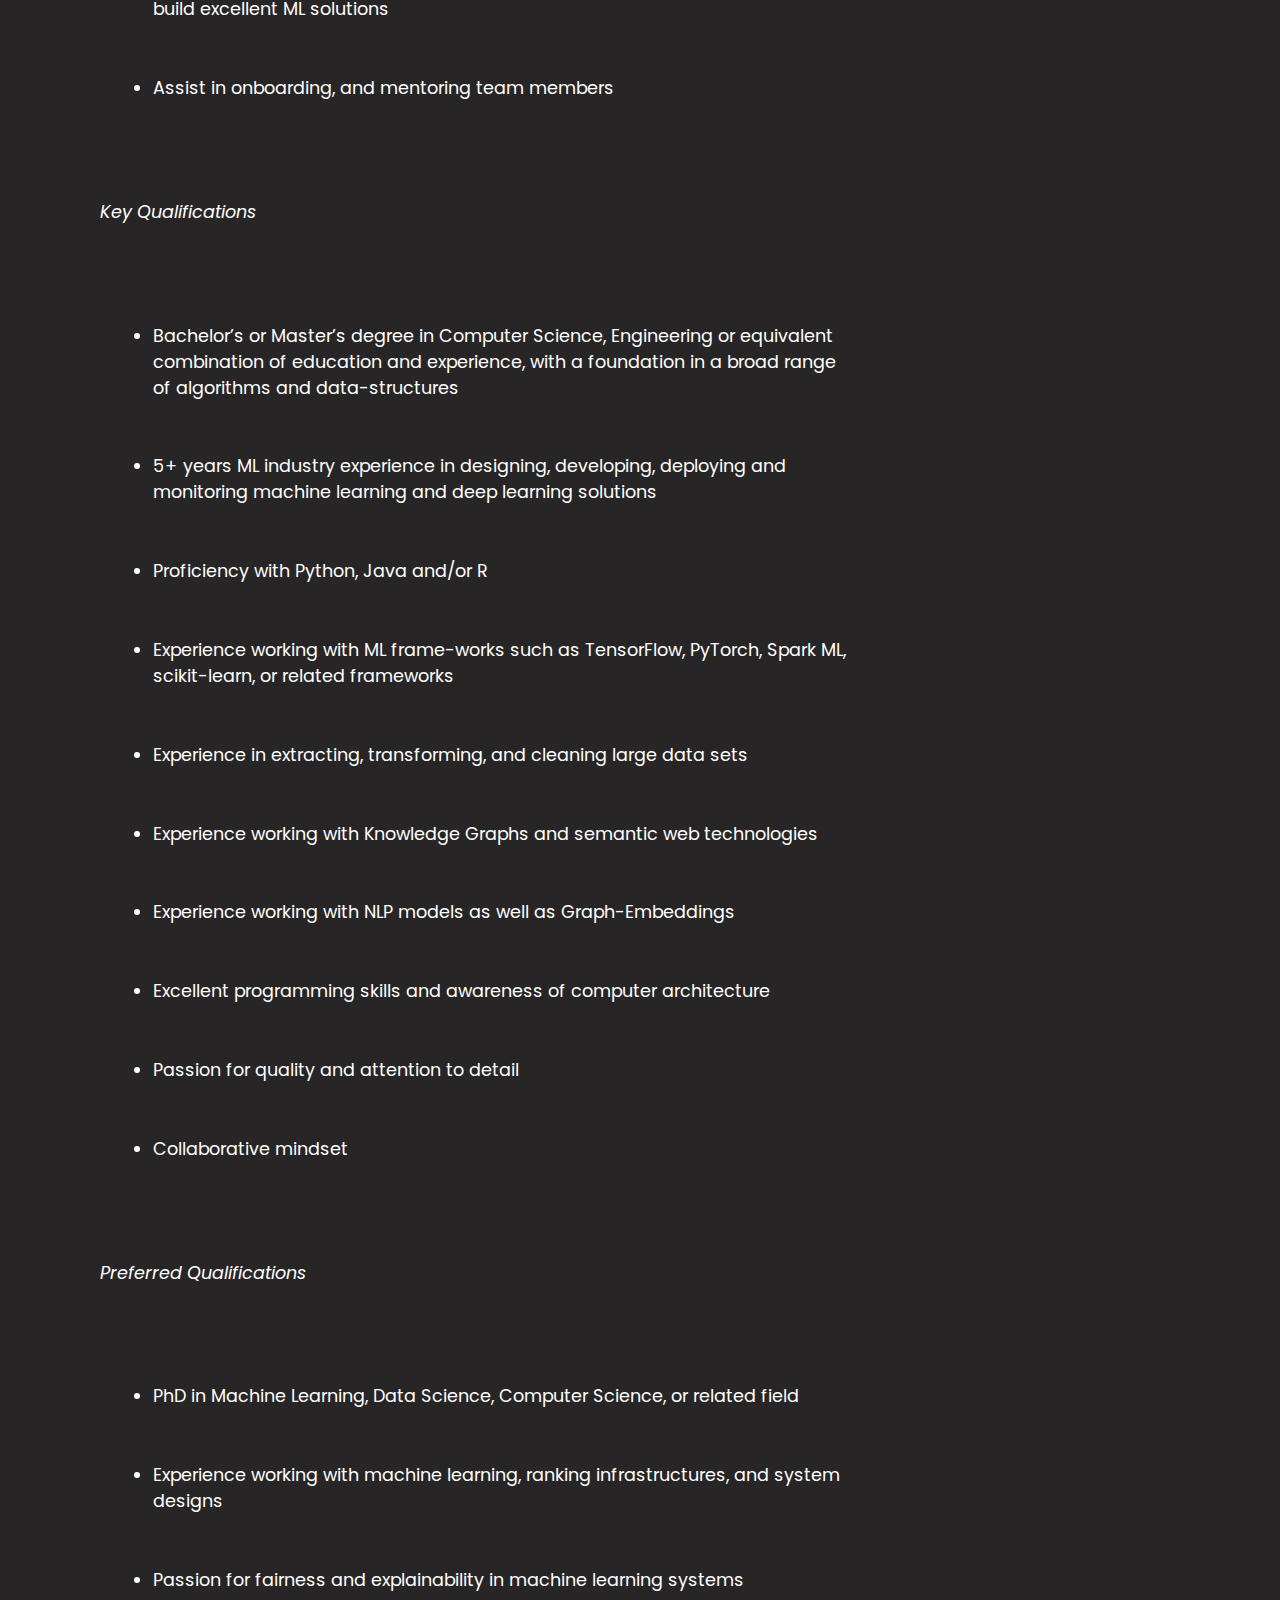
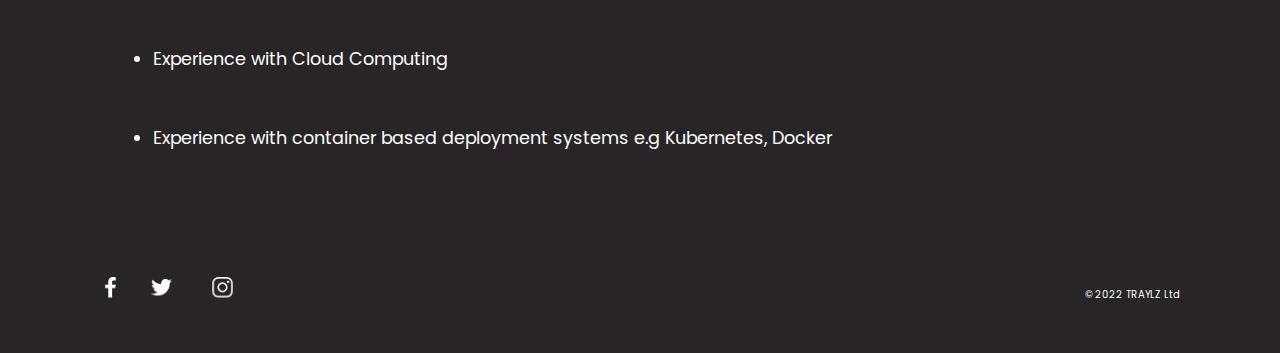
<file: ml.html>
<!DOCTYPE html>

<html lang="en">
    <head>
        <meta charset="utf-8">
        <meta name="viewport" content="width=device-width, initial-scale=1.0">
        <link rel="stylesheet" href="style.css">
        <title>TRAYLZ</title>
    </head>
    <body>
       <section class="showcase">

           <header>
                <h2 class="logo"><a href="index.html">TRAYLZ</a></h2>
               <div class="toggle"></div>
           </header>

     
        <div class="careers-page">
            <h3>Machine Learning Developer</h3>
            <p>At TRAYLZ, we’re passionate about the exciting possibilities of enhanced reality and storytelling. We’re building an Augmented Reality application that allows people to explore the hidden stories of places across entertainment, sport and cultural heritage tailored to their interests.</p>
            <br>
            <p>We’re seeking a passionate Machine Learning engineer to play a leading role in the development of innovative AI/ML solutions for our product. In this role you will help to set the technical direction of TRAYLZ and its experiences, while working with talented engineers in a dynamic environment. Our ideal candidate is an experienced Machine Learning engineer who has a track-record of statistical analysis and building models, who has great leadership and communication skills, and who has a passion for fairness and explainability in ML systems. As part of our passionate and diverse team, you can realise your ambition to push the boundaries of immersive storytelling and help define the future of people’s interaction with culture and entertainment.</p>
            <br>
            <p><em>Responsibilities</em></p>
            <br>
            <ul>
                <li>Finding new ways to extract insights from large amounts of data</li>
                <li>Design, refactor and build real-world scalable machine learning pipelines and deploy them to production</li>
                <li>Evaluate the technical tradeoffs of every decision</li>
                <li>Build robust, lasting, and scalable solutions</li>
                <li>Perform code reviews and ensure exceptional code quality</li>
                <li>Raise the bar for technical standards, performance, reliability, and operational excellence</li>
                <li>Continuously develop your skills to remain at the state-of-the-art in Machine Learning/AI</li>
                <li>Own and drive product decisions using your creative problem solving skills as a core part of the team</li>
                <li>Play a leading role in your work with other engineers and the rest of the team to build excellent ML solutions</li>
                <li>Assist in onboarding, and mentoring team members</li>
            </ul>
            <br>
            <p><em>Key Qualifications</em></p>
            <br>
            <ul>
                <li>Bachelor’s or Master’s degree in Computer Science, Engineering or equivalent combination of education and experience, with a foundation in a broad range of algorithms and data-structures</li>
                <li>5+ years ML industry experience in designing, developing, deploying and monitoring machine learning and deep learning solutions</li>
                <li>Proficiency with Python, Java and/or R</li>
                <li>Experience working with ML frame-works such as TensorFlow, PyTorch, Spark ML, scikit-learn, or related frameworks</li>
                <li>Experience in extracting, transforming, and cleaning large data sets</li>
                <li>Experience working with Knowledge Graphs and semantic web technologies</li>
                <li>Experience working with NLP models as well as Graph-Embeddings</li>
                <li>Excellent programming skills and awareness of computer architecture</li>
                <li>Passion for quality and attention to detail</li>
                <li>Collaborative mindset</li>           
            </ul>
            <br>
            <p><em>Preferred Qualifications</em></p>
            <br>
            <ul>
                <li>PhD in Machine Learning, Data Science, Computer Science, or related field</li>
                <li>Experience working with machine learning, ranking infrastructures, and system designs</li>
                <li>Passion for fairness and explainability in machine learning systems</li>
                <li>Experience with Cloud Computing</li>
                <li>Experience with container based deployment systems e.g Kubernetes, Docker</li>       
            </ul>
            <br><br>

        </div>

       
        <ul class="social">
            <li><a href="https://www.facebook.com/TRAYLZapp/"><img src="images/facebook.png" alt=""></a></li>
            <li><a href="https://twitter.com/TRAYLZ_APP"><img src="images/twitter.png" alt=""></a></li>
            <li><a href="https://www.instagram.com/traylz_app/?hl=en"><img src="images/instagram.png" alt=""></a></li>
        </ul> 
       
        

        <!-- Policies -->
        <ul class="policies">
            <li><p>© 2022 TRAYLZ Ltd</p></li>          
        </ul>
   
    </div>
            
    </section>

    <!-- MENU -->
    <div class="menu">
        <ul>
            <li><a href="index.html">About</a></li>
            <li><a href="contact.html">Contact</a></li>
            <li><a href="careers.html">Careers</a></li>
            <li><a href="privacy.html">Privacy</a></li>
        </ul>
    </div>


    <script src="app.js"></script>

    </body>
</html>
</file>
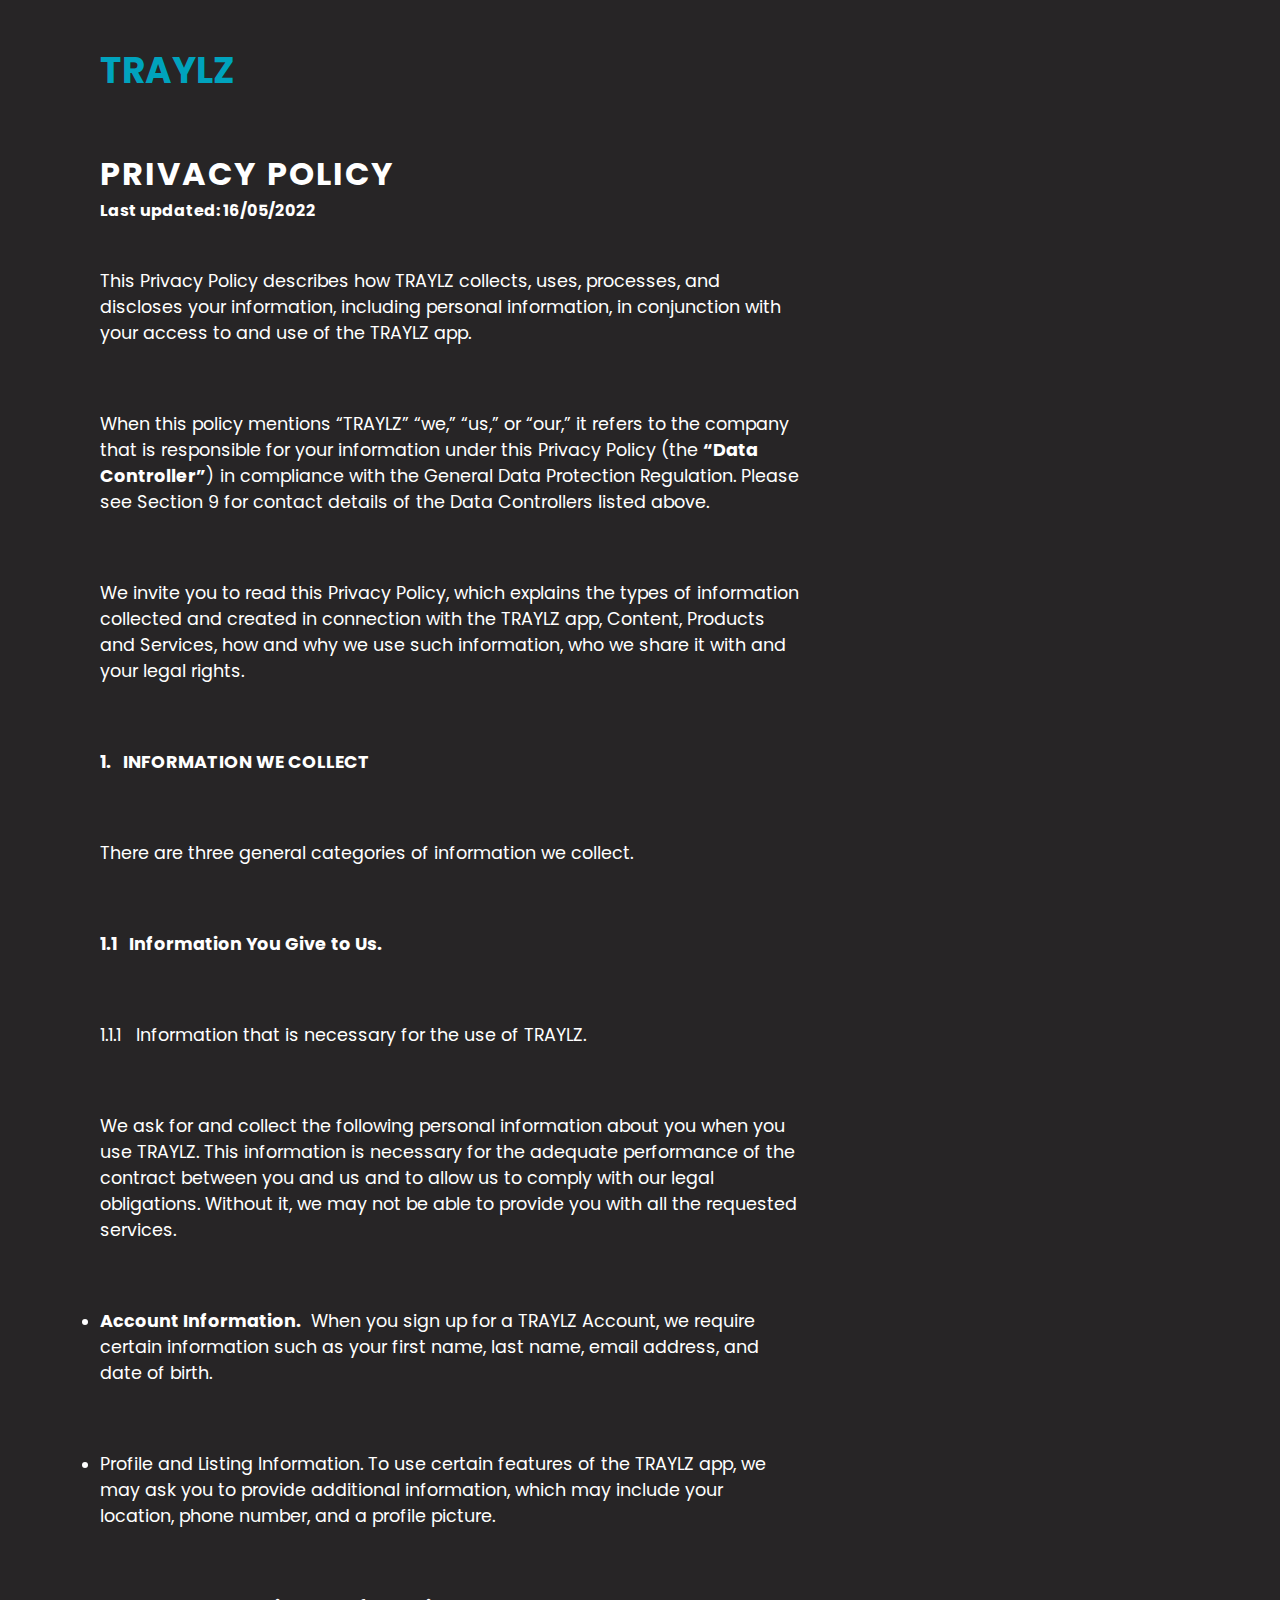
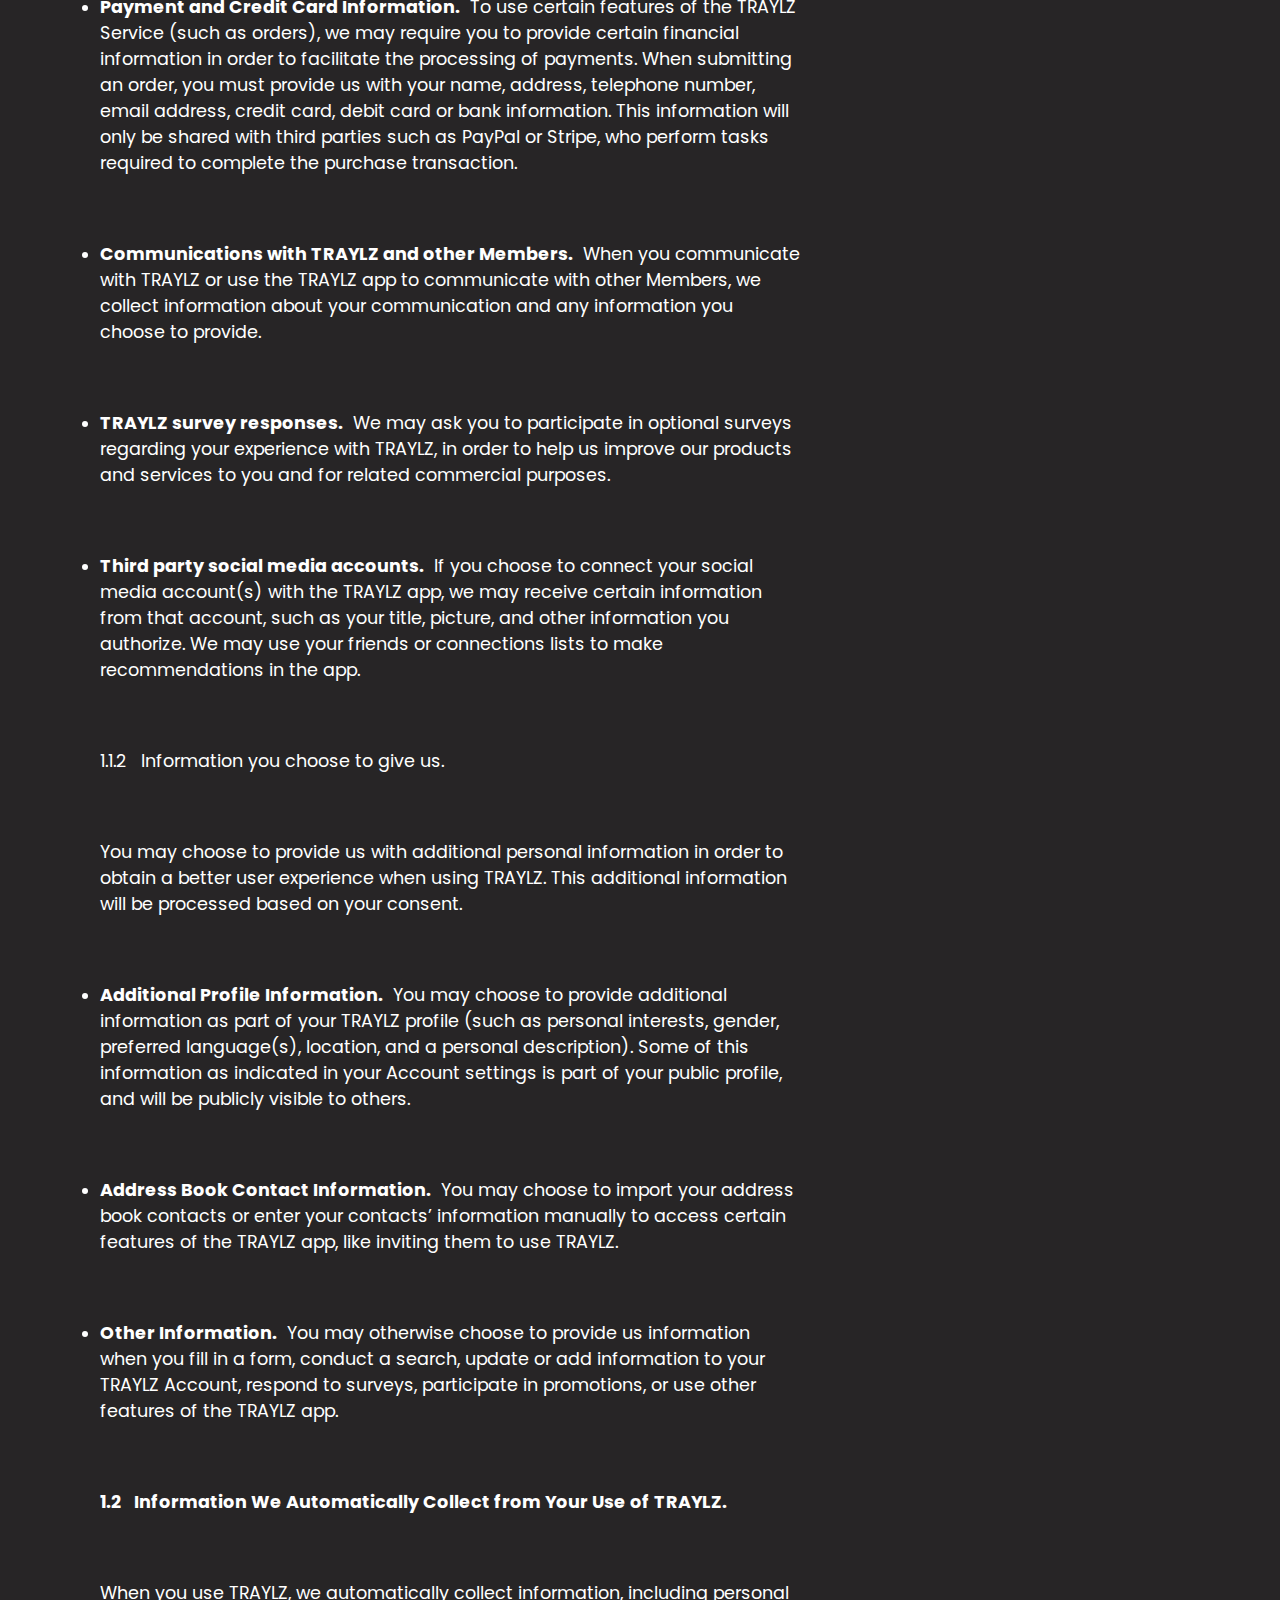
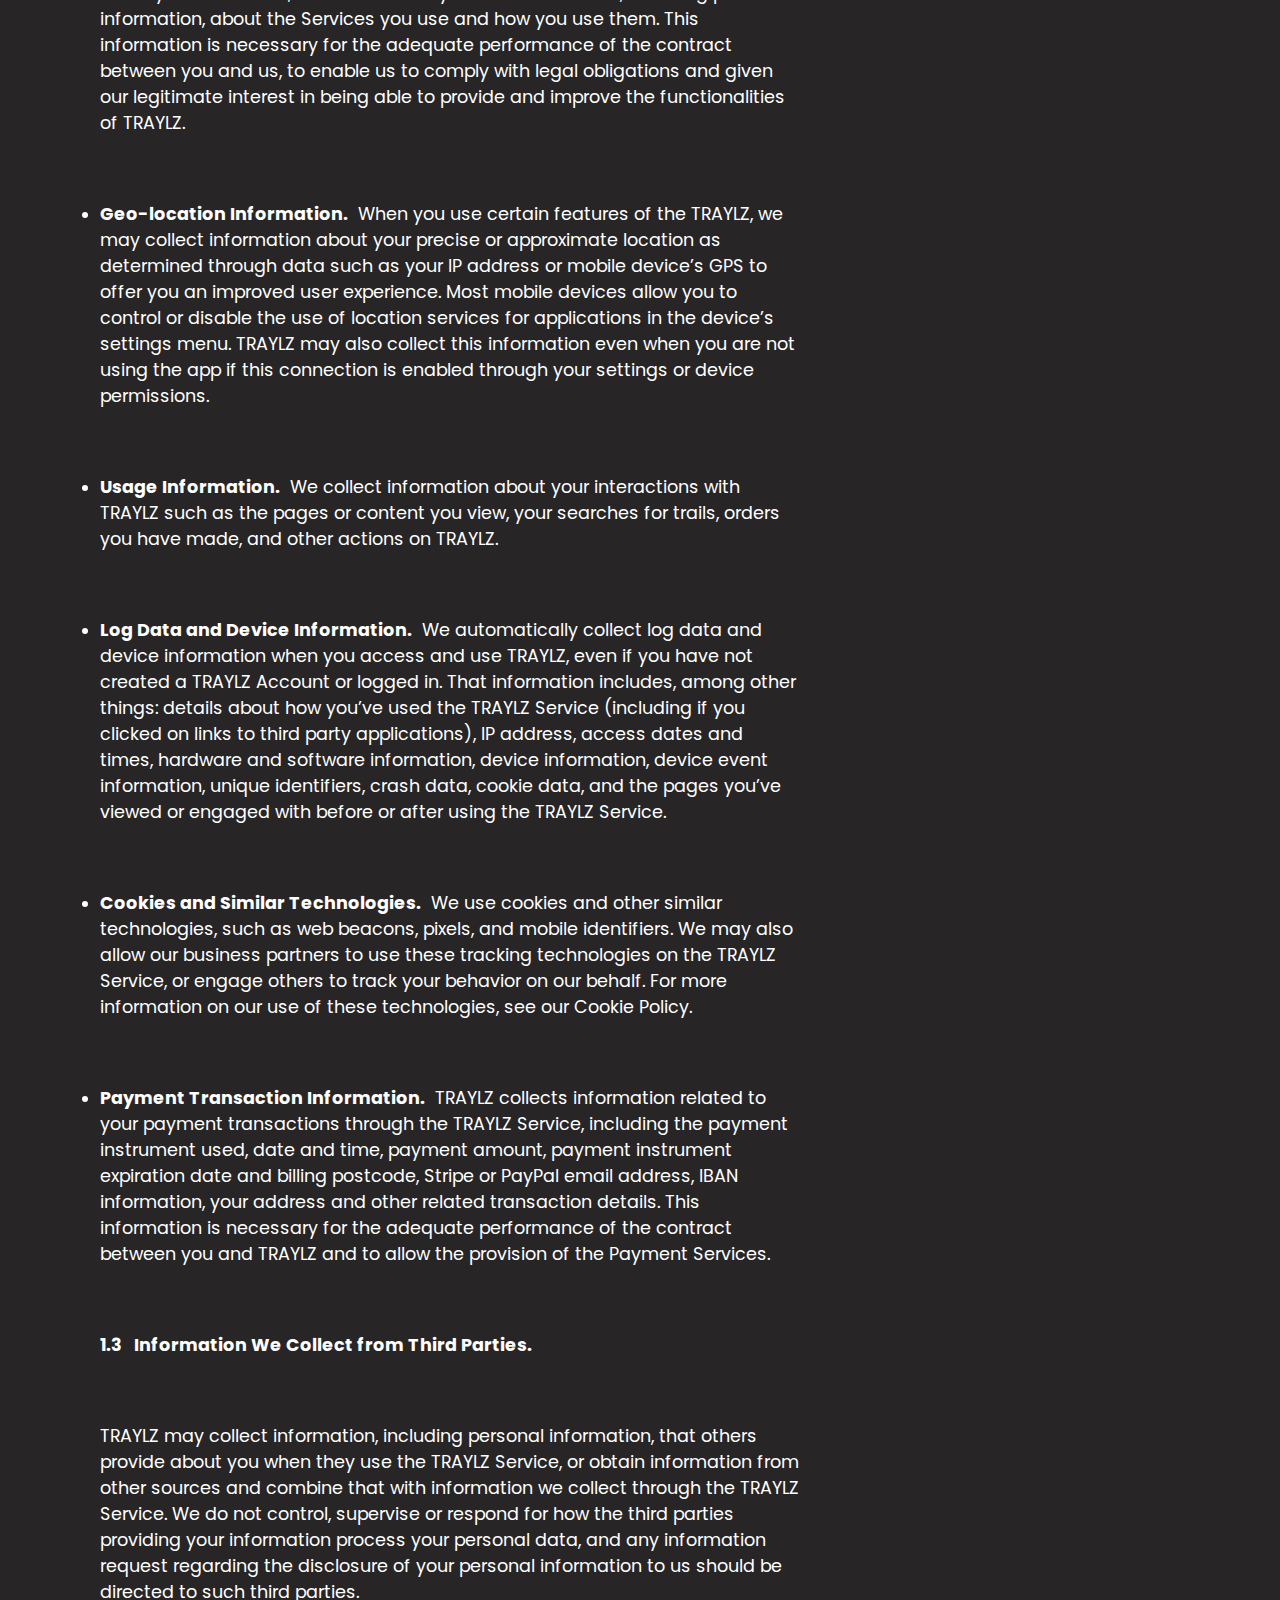
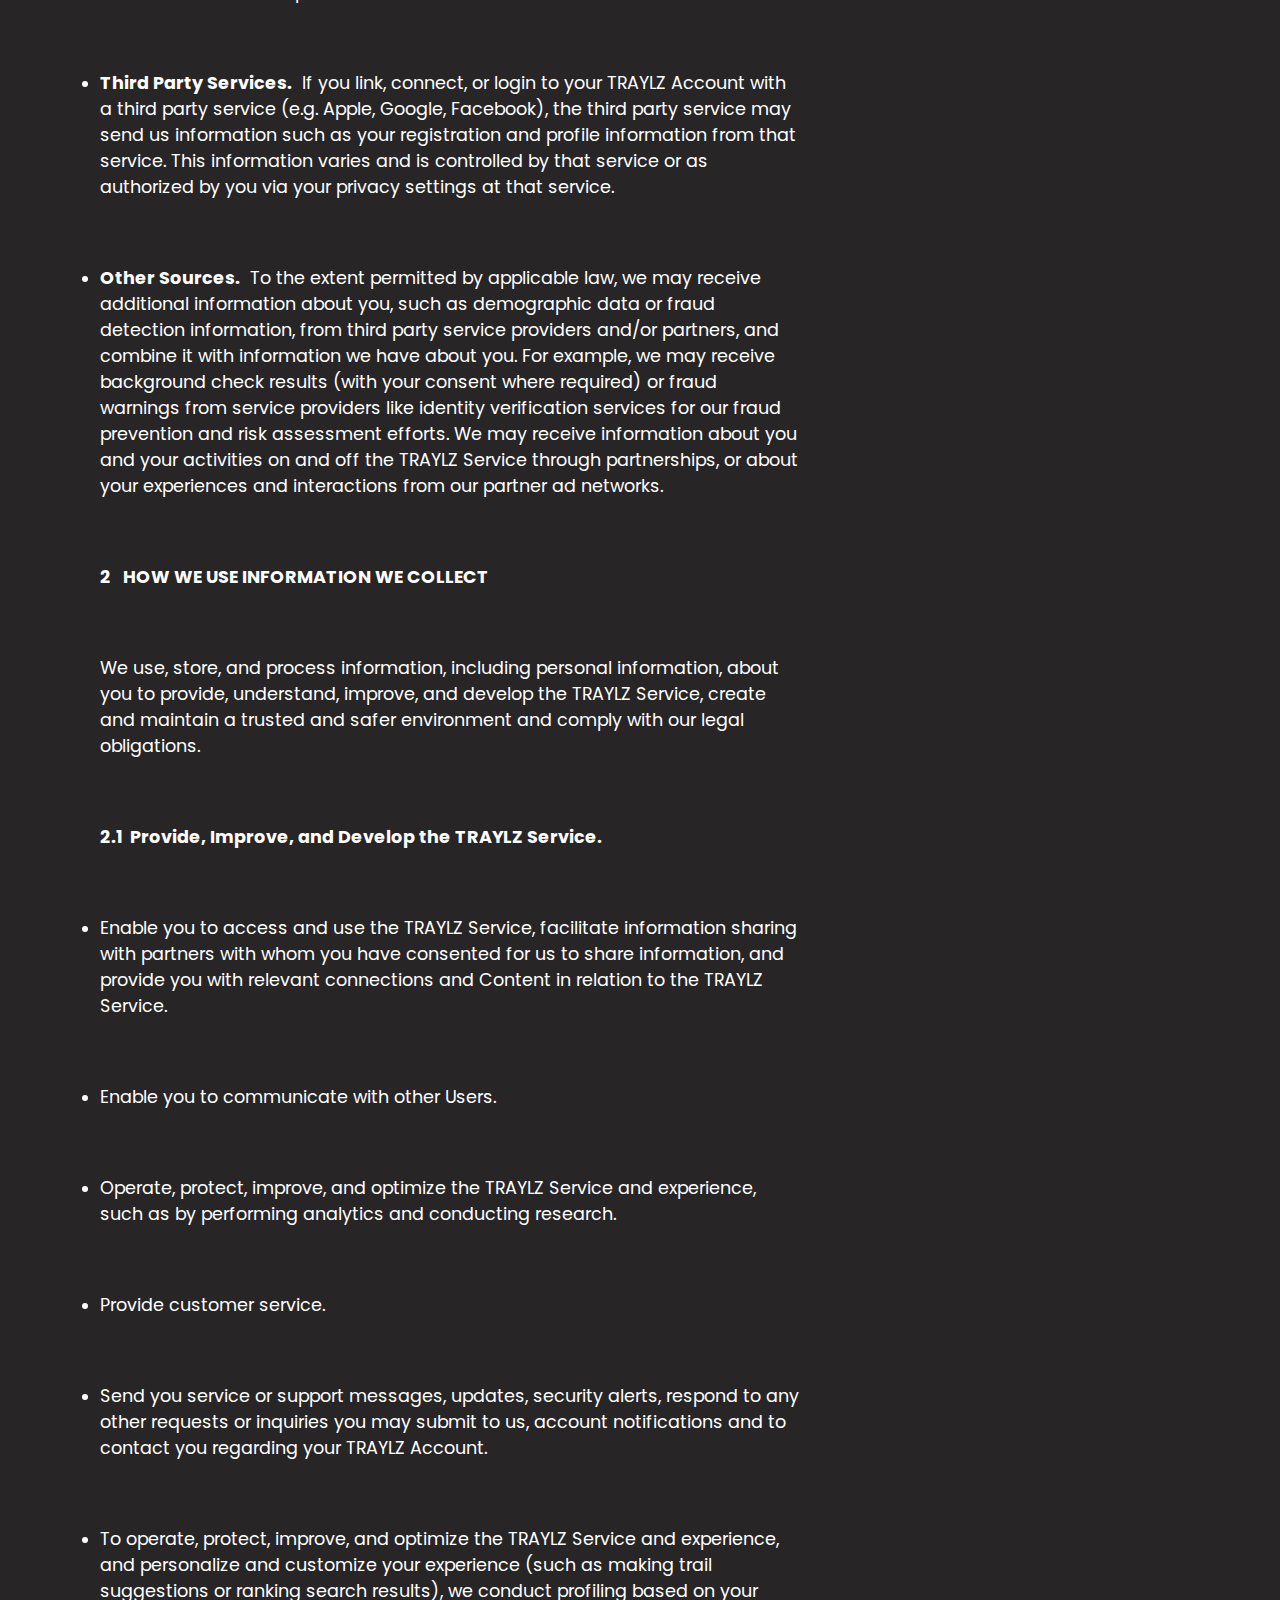
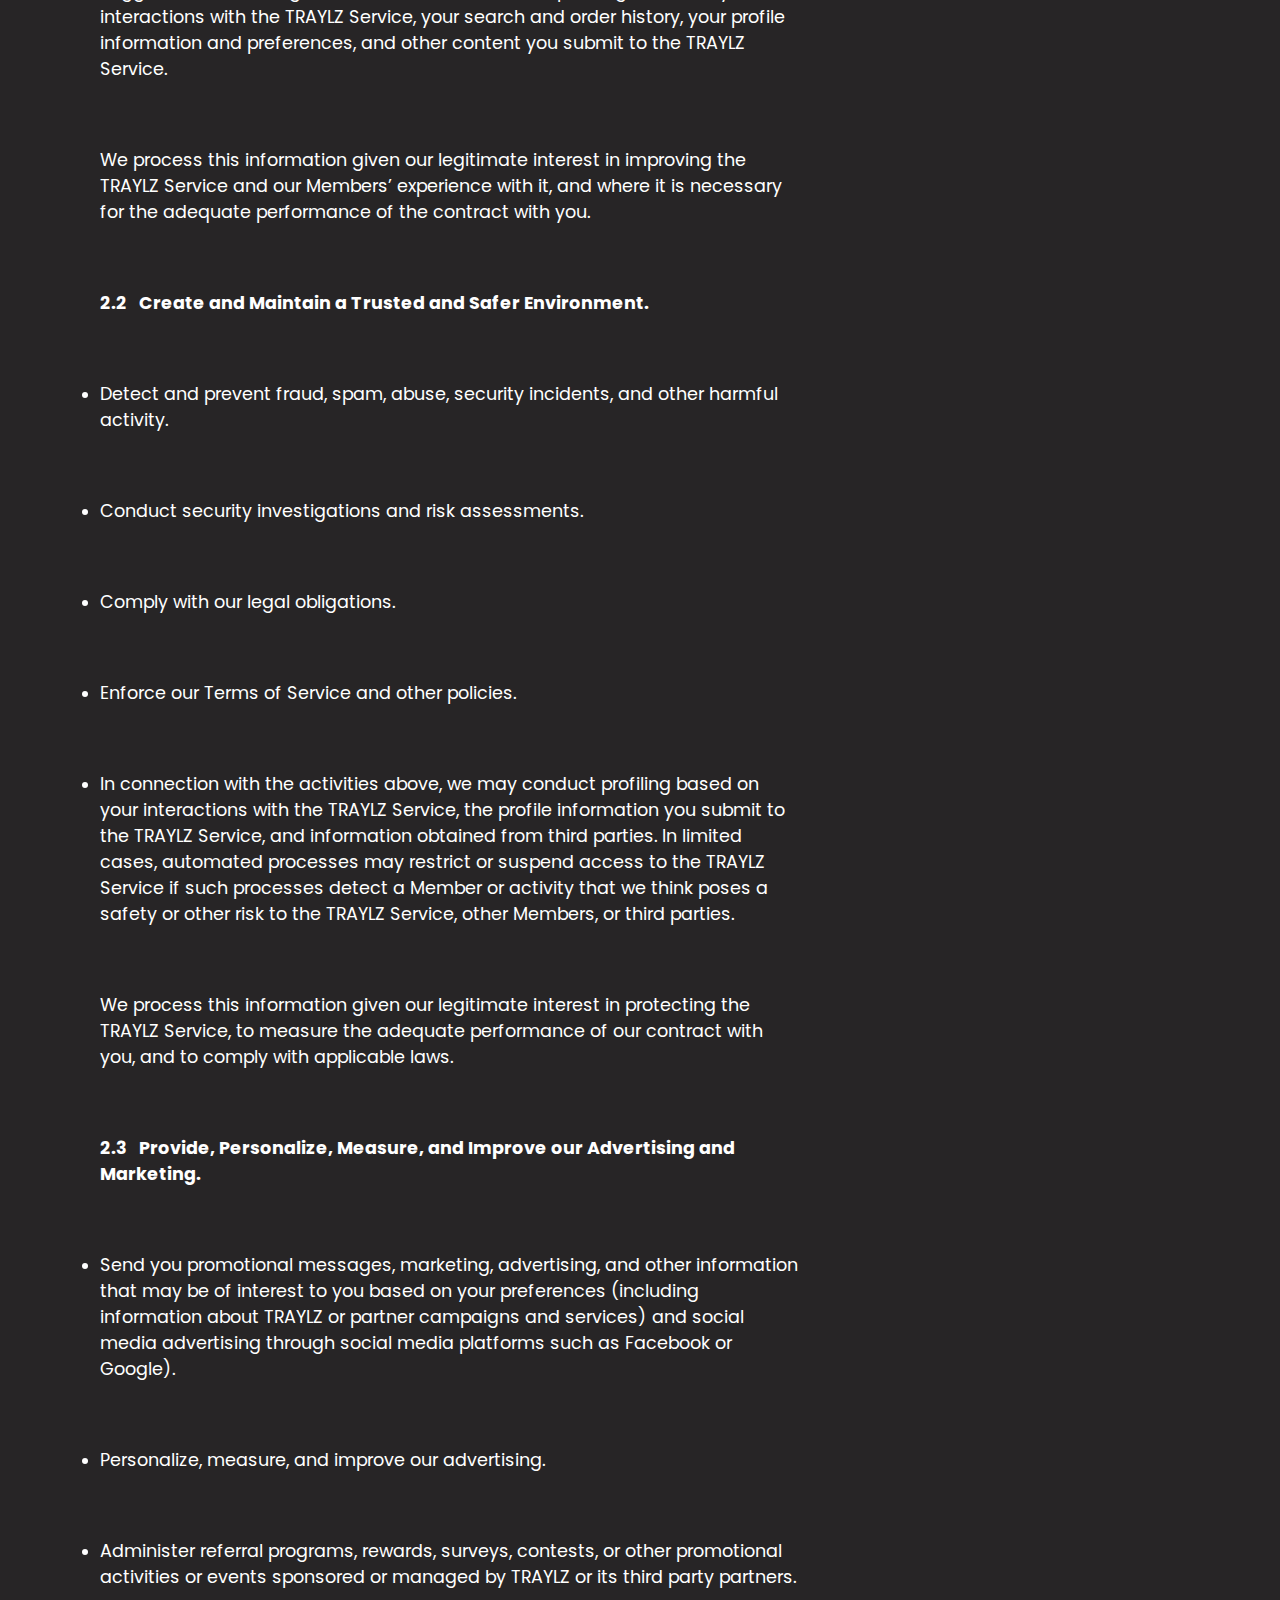
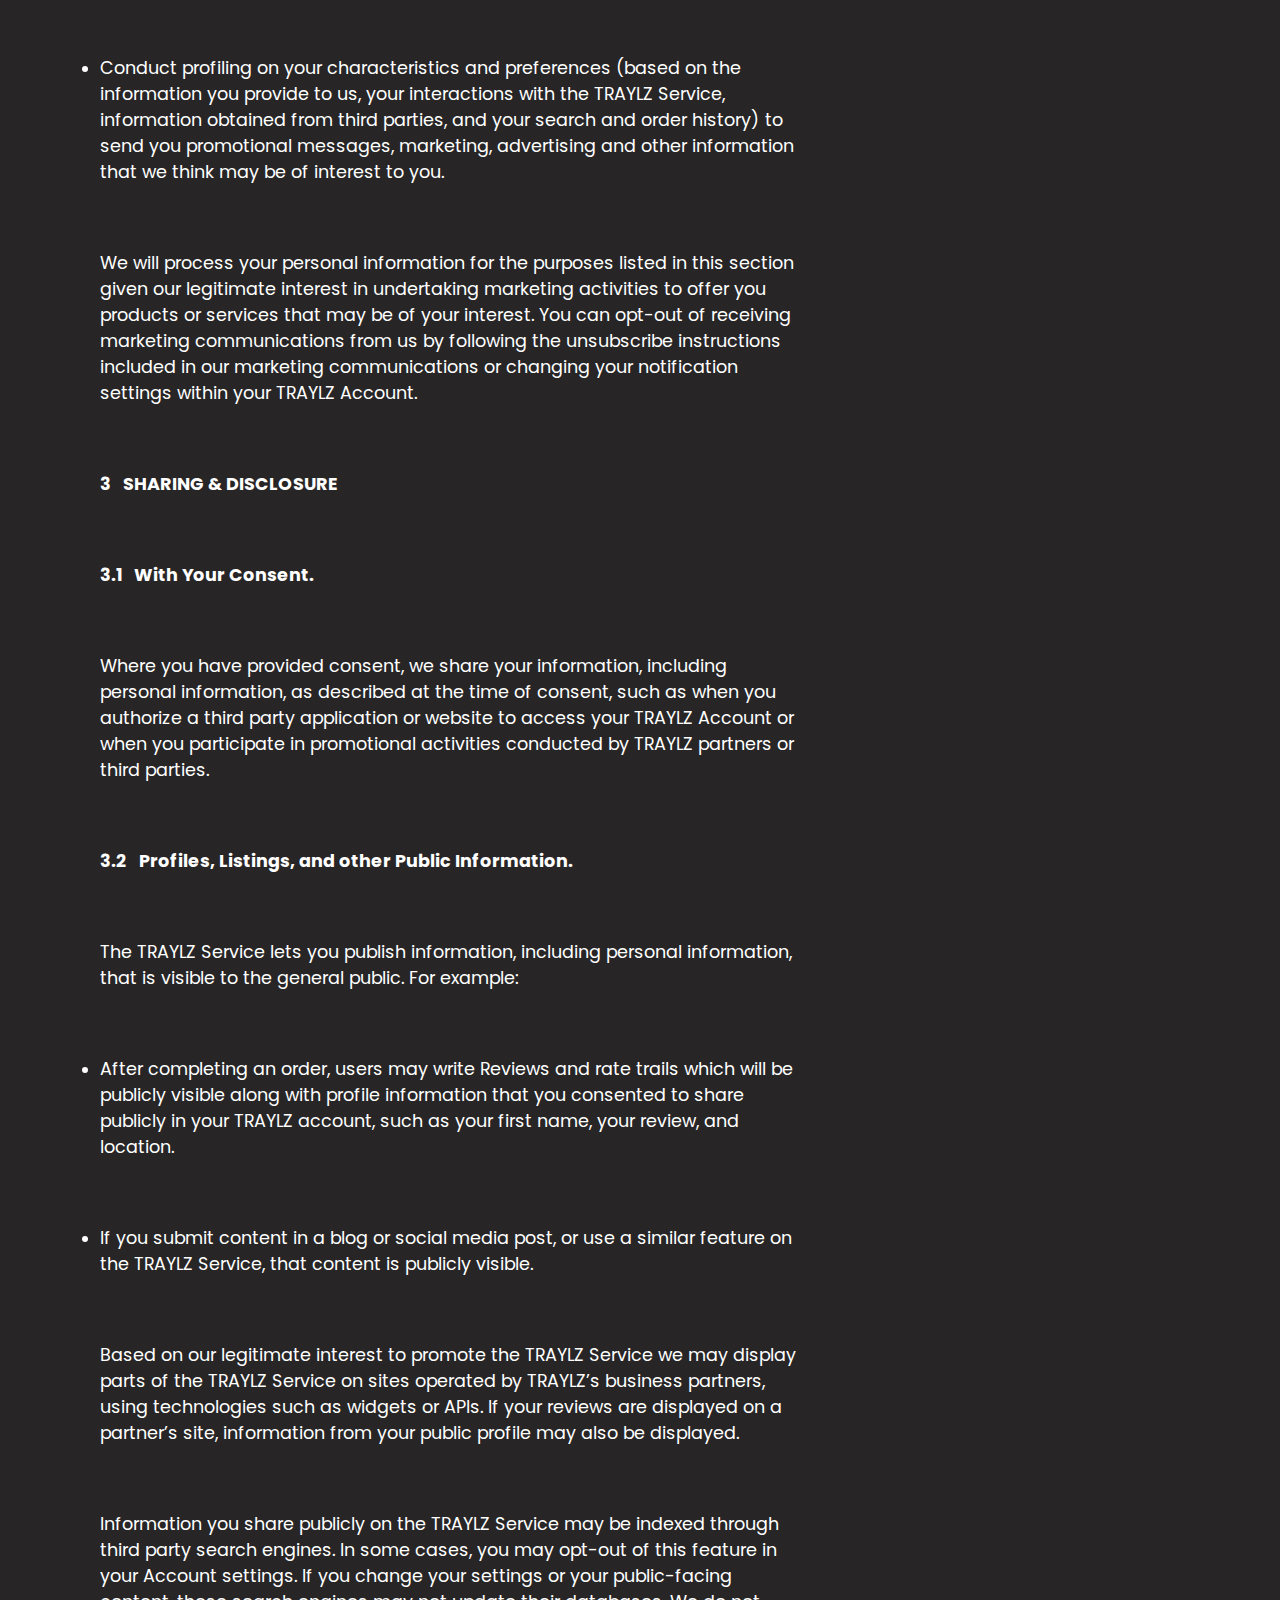
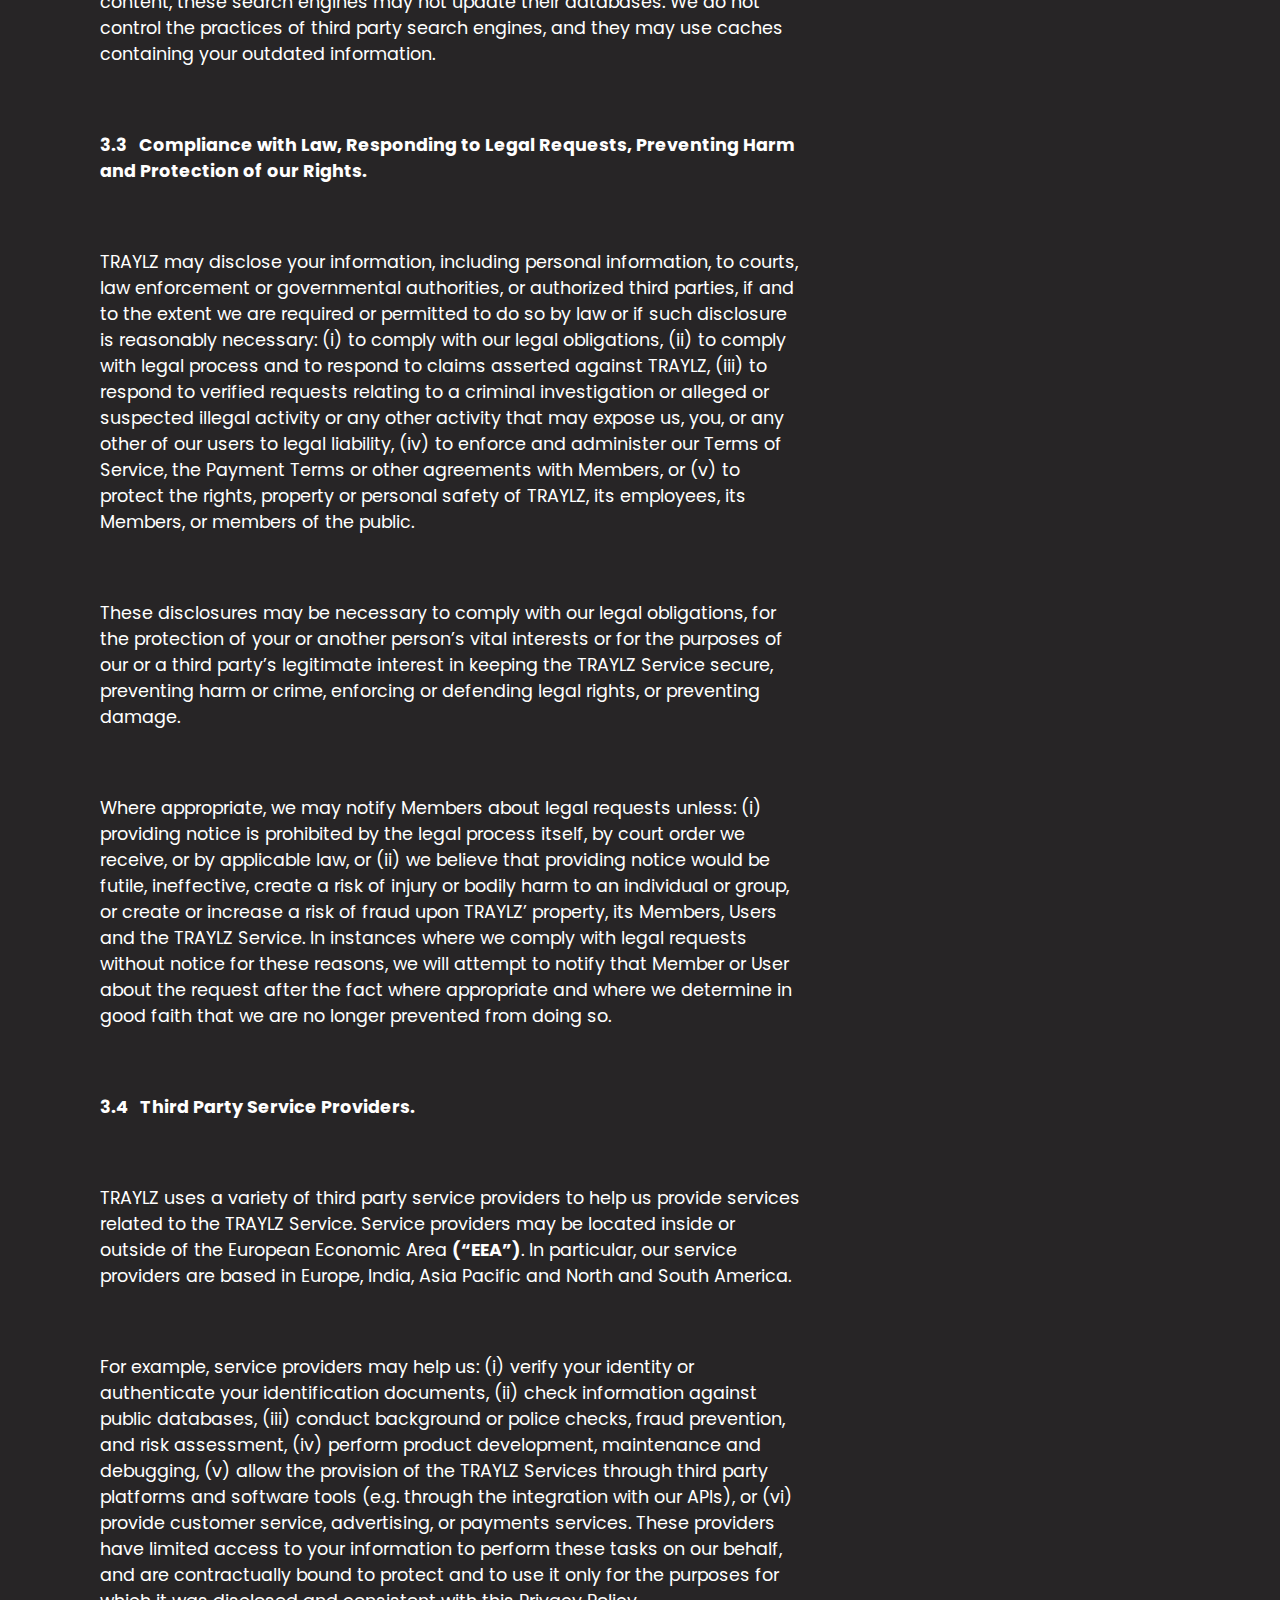
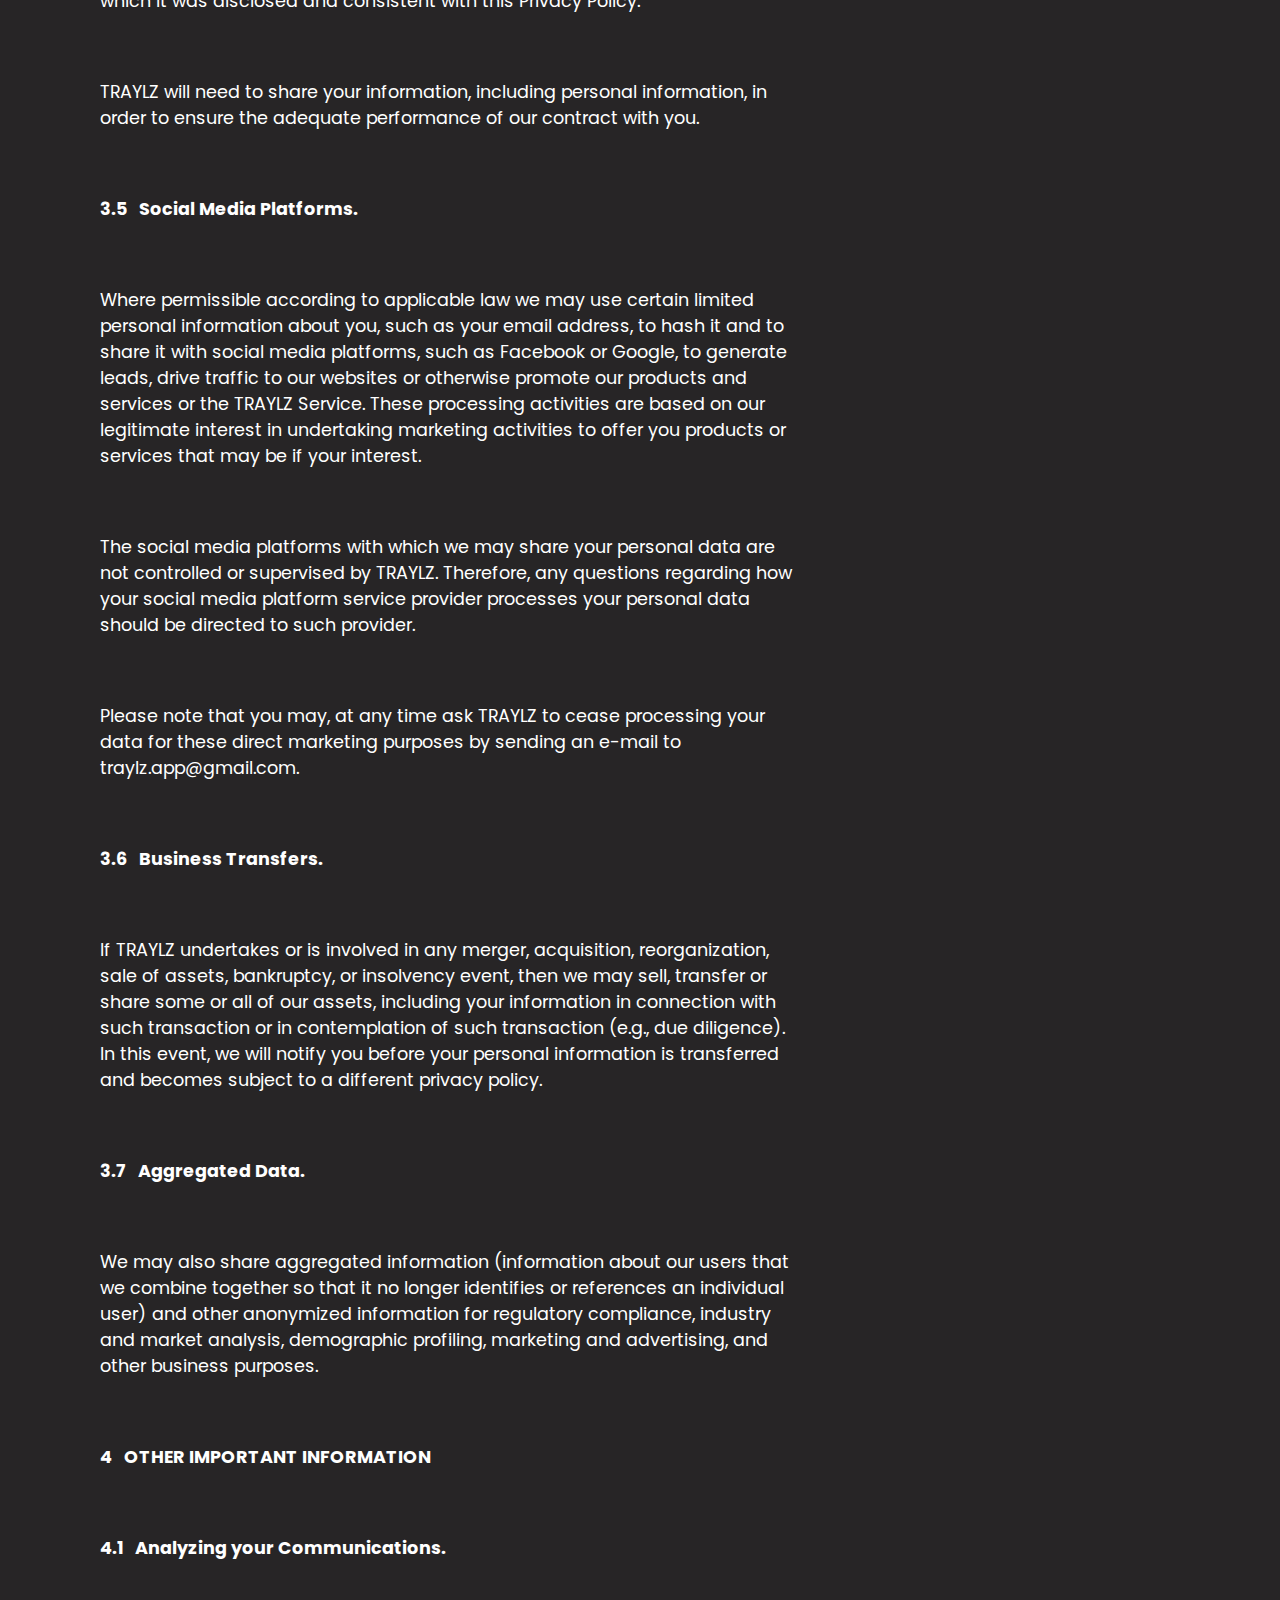
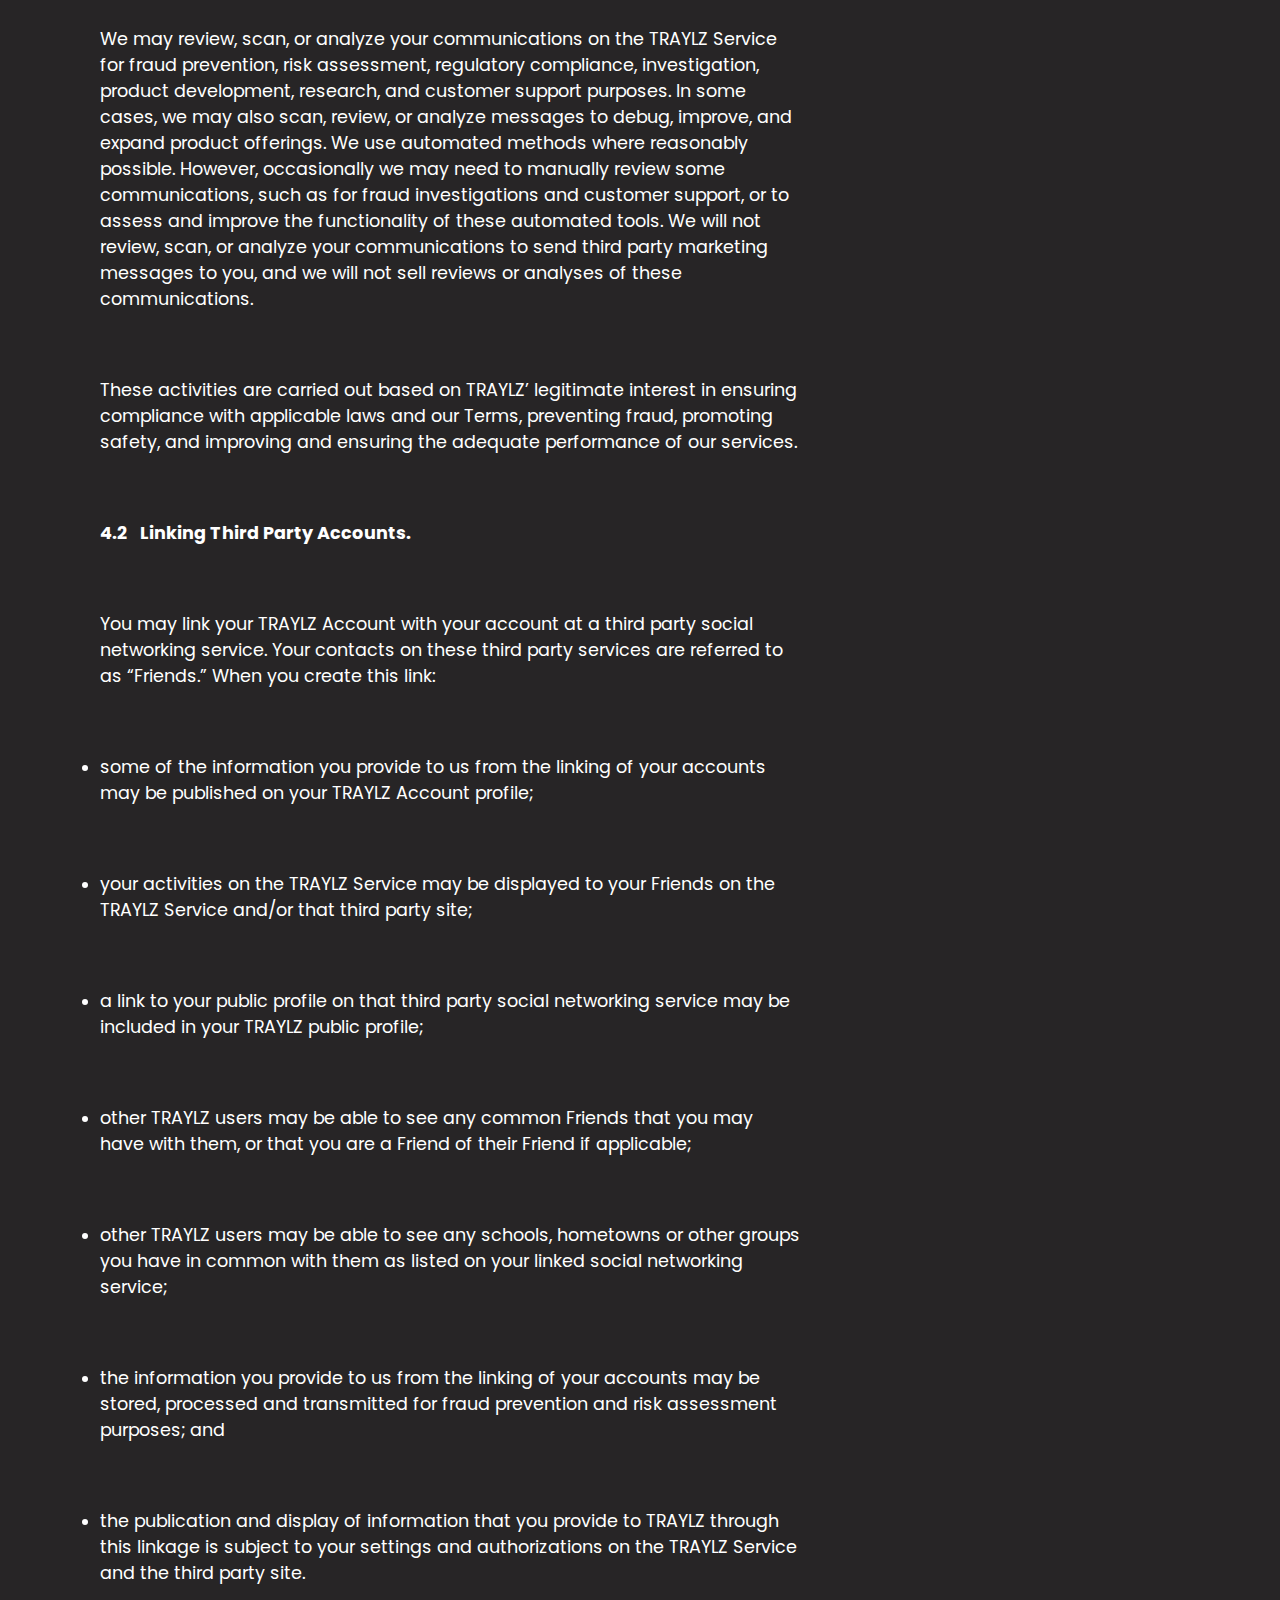
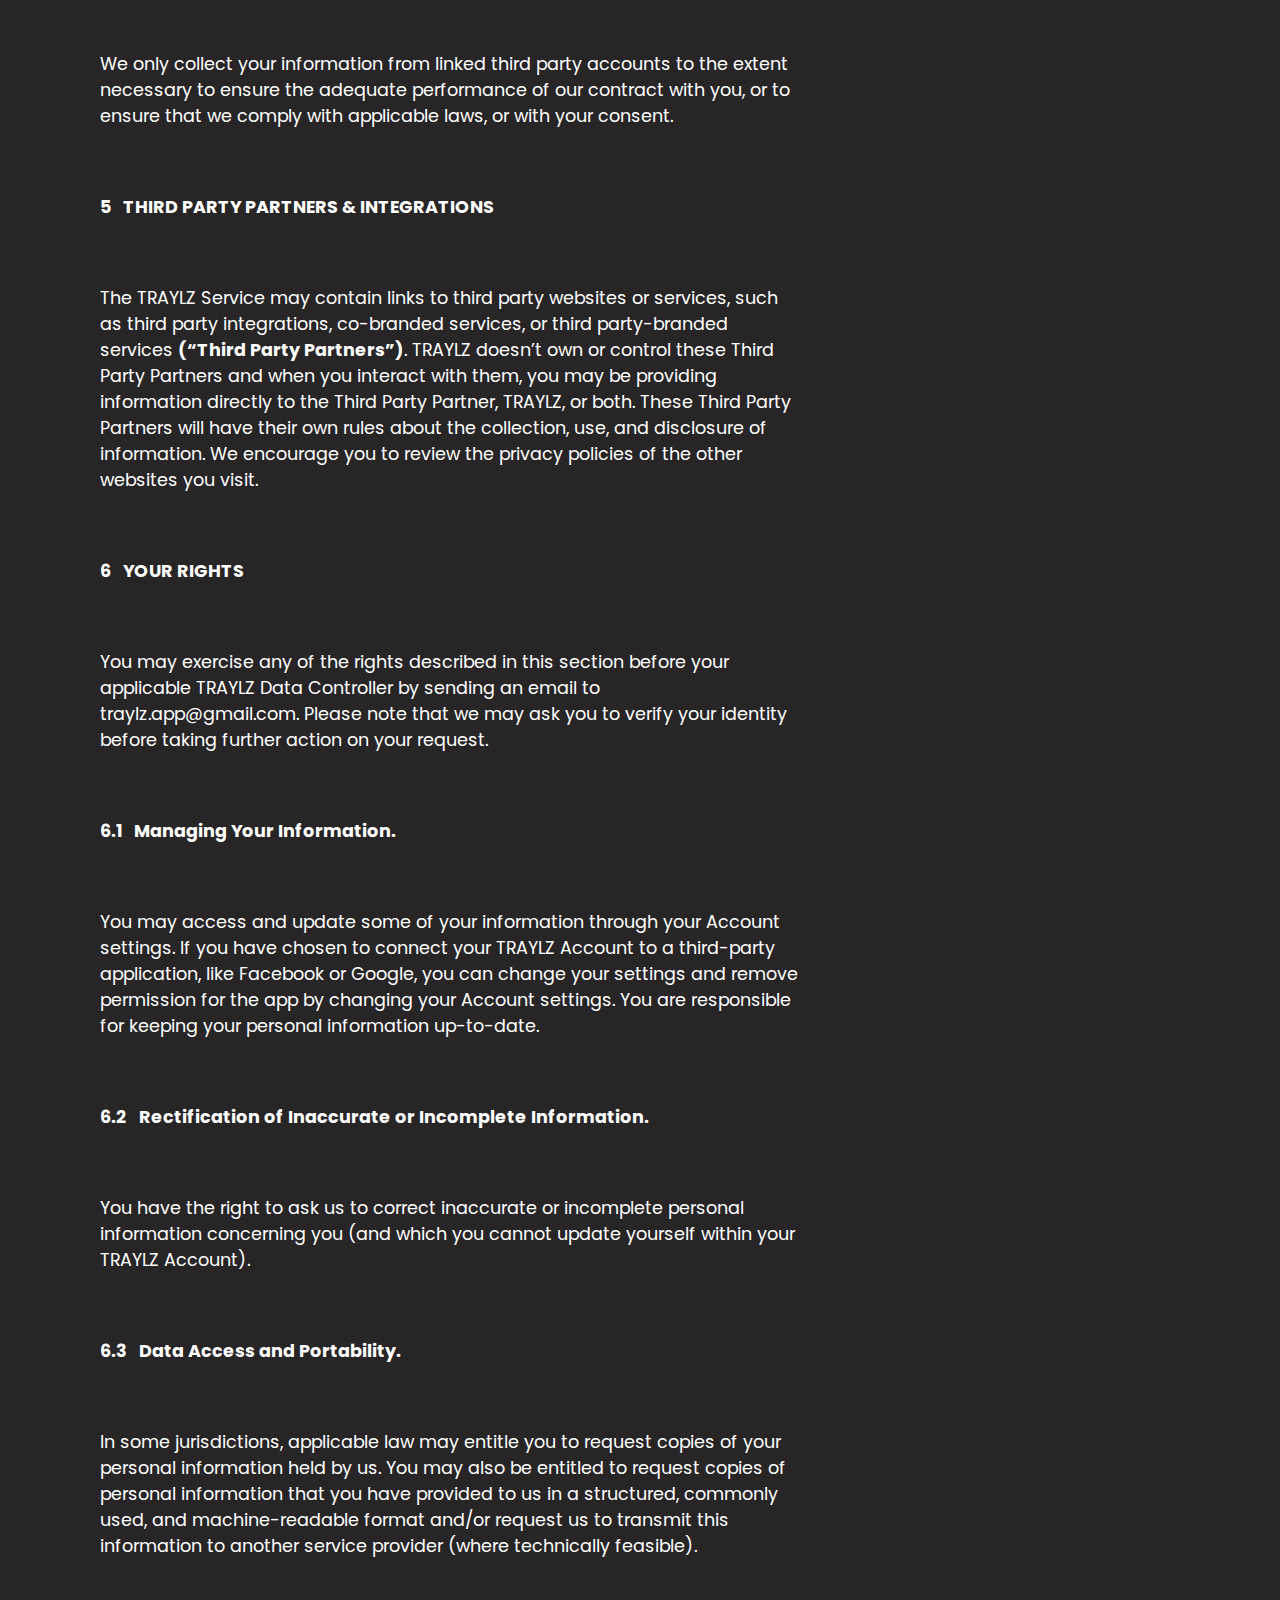
<file: privacy.html>
<!DOCTYPE html>

<html lang="en">
    <head>
        <meta charset="utf-8">
        <meta name="viewport" content="width=device-width, initial-scale=1.0">
        <link rel="stylesheet" href="style.css">
        <title>TRAYLZ</title>
        <!-- Global site tag (gtag.js) - Google Analytics -->
    <script async src="https://www.googletagmanager.com/gtag/js?id=G-6LXS996YZ9"></script>
    <script>
    window.dataLayer = window.dataLayer || [];
    function gtag(){dataLayer.push(arguments);}
    gtag('js', new Date());

    gtag('config', 'G-6LXS996YZ9');
    </script>
    </head>
   


    <body>
       <section class="showcase">

           <header>
            <h2 class="logo"><a href="index.html">TRAYLZ</a></h2>
               <div class="toggle"></div>
           </header>
            
        <div class="privacy">
            <h3>Privacy Policy</h3> 
            <br>
            <h4>Last updated: 16/05/2022</h4>
            <br>
            <p>This Privacy Policy describes how TRAYLZ collects, uses, processes, and discloses your information, including personal information, in conjunction with your access to and use of the TRAYLZ app.</p>
            <br>
            <p>When this policy mentions “TRAYLZ” “we,” “us,” or “our,” it refers to the company that is responsible for your information under this Privacy Policy (the <strong>“Data Controller”</strong>) in compliance with the General Data Protection Regulation. Please see Section 9 for contact details of the Data Controllers listed above.</p>
            <br>
            <p>We invite you to read this Privacy Policy, which explains the types of information collected and created in connection with the TRAYLZ app, Content, Products and Services, how and why we use such information, who we share it with and your legal rights.</p>
            <br>
            <p><strong>1. &nbsp; INFORMATION WE COLLECT</strong></p>
            <br>
            <p>There are three general categories of information we collect.</p>
            <br>
            <p><strong>1.1 &nbsp; Information You Give to Us.</strong></p>
            <br>
            <p>1.1.1 &nbsp; Information that is necessary for the use of TRAYLZ.</p>
            <br>
            <p>We ask for and collect the following personal information about you when you use TRAYLZ. This information is necessary for the adequate performance of the contract between you and us and to allow us to comply with our legal obligations. Without it, we may not be able to provide you with all the requested services.</p>
            <br>
            <ul>
                <li>
                    <p><strong>Account Information.</strong>&nbsp; When you sign up for a TRAYLZ Account, we require certain information such as your first name, last name, email address, and date of birth.</p>
                </li>
                <br>
                <li>
                    <p>Profile and Listing Information. To use certain features of the TRAYLZ app, we may ask you to provide additional information, which may include your location, phone number, and a profile picture.</p>
                </li>
                <br>
                <li>
                    <p><strong>Payment and Credit Card Information.</strong>&nbsp; To use certain features of the TRAYLZ Service (such as orders), we may require you to provide certain financial information in order to facilitate the processing of payments. When submitting an order, you must provide us with your name, address, telephone number, email address, credit card, debit card or bank information. This information will only be shared with third parties such as PayPal or Stripe, who perform tasks required to complete the purchase transaction.</p>
                </li>
                <br>
                <li>
                    <p><strong>Communications with TRAYLZ and other Members.</strong>&nbsp; When you communicate with TRAYLZ or use the TRAYLZ app to communicate with other Members, we collect information about your communication and any information you choose to provide.</p>
                </li>
                <br>
                <li>
                    <p><strong>TRAYLZ survey responses.</strong>&nbsp;  We may ask you to participate in optional surveys regarding your experience with TRAYLZ, in order to help us improve our products and services to you and for related commercial purposes.</p>
                </li>
                <br>
                <li>
                    <p><strong>Third party social media accounts.</strong>&nbsp; If you choose to connect your social media account(s) with the TRAYLZ app, we may receive certain information from that account, such as your title, picture, and other information you authorize. We may use your friends or connections lists to make recommendations in the app.</p>
                </li>
            </ul>
            <br>
            <p>1.1.2 &nbsp; Information you choose to give us.</p>
            <br>
            <p>You may choose to provide us with additional personal information in order to obtain a better user experience when using TRAYLZ. This additional information will be processed based on your consent.</p>
            <br>
            <ul>
                <li>
                    <p><strong>Additional Profile Information.</strong>&nbsp; You may choose to provide additional information as part of your TRAYLZ profile (such as personal interests, gender, preferred language(s), location, and a personal description). Some of this information as indicated in your Account settings is part of your public profile, and will be publicly visible to others.</p>
                </li>
                <br>
                <li>
                    <p><strong>Address Book Contact Information.</strong>&nbsp; You may choose to import your address book contacts or enter your contacts’ information manually to access certain features of the TRAYLZ app, like inviting them to use TRAYLZ.</p>
                </li>
                <br>
                <li>
                    <p><strong>Other Information.</strong>&nbsp; You may otherwise choose to provide us information when you fill in a form, conduct a search, update or add information to your TRAYLZ Account, respond to surveys, participate in promotions, or use other features of the TRAYLZ app.</p>
                </li>
            </ul>
            <br>
            <p><strong>1.2 &nbsp; Information We Automatically Collect from Your Use of TRAYLZ.</strong> </p>
            <br>
            <p>When you use TRAYLZ, we automatically collect information, including personal information, about the Services you use and how you use them. This information is necessary for the adequate performance of the contract between you and us, to enable us to comply with legal obligations and given our legitimate interest in being able to provide and improve the functionalities of TRAYLZ.</p>
            <br>
            <ul>
                <li>
                    <p><strong>Geo-location Information.</strong>&nbsp; When you use certain features of the TRAYLZ, we may collect information about your precise or approximate location as determined through data such as your IP address or mobile device’s GPS to offer you an improved user experience. Most mobile devices allow you to control or disable the use of location services for applications in the device’s settings menu. TRAYLZ may also collect this information even when you are not using the app if this connection is enabled through your settings or device permissions.</p>
                </li>
                <br>
                <li>
                    <p><strong>Usage Information.</strong>&nbsp; We collect information about your interactions with TRAYLZ such as the pages or content you view, your searches for trails, orders you have made, and other actions on TRAYLZ.</p>
                </li>
                <br>
                <li>
                    <p><strong>Log Data and Device Information.</strong>&nbsp; We automatically collect log data and device information when you access and use TRAYLZ, even if you have not created a TRAYLZ Account or logged in. That information includes, among other things: details about how you’ve used the TRAYLZ Service (including if you clicked on links to third party applications), IP address, access dates and times, hardware and software information, device information, device event information, unique identifiers, crash data, cookie data, and the pages you’ve viewed or engaged with before or after using the TRAYLZ Service.</p>
                </li>
                <br>
                <li>
                    <p><strong>Cookies and Similar Technologies.</strong>&nbsp; We use cookies and other similar technologies, such as web beacons, pixels, and mobile identifiers. We may also allow our business partners to use these tracking technologies on the TRAYLZ Service, or engage others to track your behavior on our behalf. For more information on our use of these technologies, see our Cookie Policy.</p>
                </li>
                <br>
                <li>
                    <p><strong>Payment Transaction Information.</strong>&nbsp; TRAYLZ collects information related to your payment transactions through the TRAYLZ Service, including the payment instrument used, date and time, payment amount, payment instrument expiration date and billing postcode, Stripe or PayPal email address, IBAN information, your address and other related transaction details. This information is necessary for the adequate performance of the contract between you and TRAYLZ and to allow the provision of the Payment Services.</p>
                </li>
            </ul>
            <br>
            <p><strong>1.3 &nbsp; Information We Collect from Third Parties.</strong></p>
            <br>
            <p>TRAYLZ may collect information, including personal information, that others provide about you when they use the TRAYLZ Service, or obtain information from other sources and combine that with information we collect through the TRAYLZ Service. We do not control, supervise or respond for how the third parties providing your information process your personal data, and any information request regarding the disclosure of your personal information to us should be directed to such third parties.</p>
            <br>
            <ul>
                <li>
                    <p><strong>Third Party Services.</strong>&nbsp; If you link, connect, or login to your TRAYLZ Account with a third party service (e.g. Apple, Google, Facebook), the third party service may send us information such as your registration and profile information from that service. This information varies and is controlled by that service or as authorized by you via your privacy settings at that service.</p>
                </li>
                <br>
                <li>
                    <p><strong>Other Sources.</strong>&nbsp; To the extent permitted by applicable law, we may receive additional information about you, such as demographic data or fraud detection information, from third party service providers and/or partners, and combine it with information we have about you. For example, we may receive background check results (with your consent where required) or fraud warnings from service providers like identity verification services for our fraud prevention and risk assessment efforts. We may receive information about you and your activities on and off the TRAYLZ Service through partnerships, or about your experiences and interactions from our partner ad networks.</p>
                </li>
            </ul>
            <br>
            <p><strong>2 &nbsp;  HOW WE USE INFORMATION WE COLLECT</strong></p>
            <br>
            <p>We use, store, and process information, including personal information, about you to provide, understand, improve, and develop the TRAYLZ Service, create and maintain a trusted and safer environment and comply with our legal obligations.</p>
            <br>
            <p><strong>2.1 &nbsp;Provide, Improve, and Develop the TRAYLZ Service. </strong></p>
            <br>
            <ul>
                <li>
                    <p>Enable you to access and use the TRAYLZ Service, facilitate information sharing with partners with whom you have consented for us to share information, and provide you with relevant connections and Content in relation to the TRAYLZ Service.</p>
                </li>
                <br>
                <li>
                    <p>Enable you to communicate with other Users.</p>
                </li>
                <br>
                <li>
                    <p>Operate, protect, improve, and optimize the TRAYLZ Service and experience, such as by performing analytics and conducting research.</p>
                </li>
                <br>
                <li>
                    <p>Provide customer service.</p>
                </li>
                <br>
                <li>
                    <p>Send you service or support messages, updates, security alerts, respond to any other requests or inquiries you may submit to us, account notifications and to contact you regarding your TRAYLZ Account.</p>
                </li>
                <br>
                <li>
                    <p>To operate, protect, improve, and optimize the TRAYLZ Service and experience, and personalize and customize your experience (such as making trail suggestions or ranking search results), we conduct profiling based on your interactions with the TRAYLZ Service, your search and order history, your profile information and preferences, and other content you submit to the TRAYLZ Service.</p>
                </li>
                <br>
                <p>We process this information given our legitimate interest in improving the TRAYLZ Service and our Members’ experience with it, and where it is necessary for the adequate performance of the contract with you.</p>
            </ul>
            <br>
            <p><strong>2.2 &nbsp; Create and Maintain a Trusted and Safer Environment.</strong></p>
            <br>
            <ul>
                <li>
                    <p>Detect and prevent fraud, spam, abuse, security incidents, and other harmful activity.</p>
                </li>
                <br>
                <li>
                    <p>Conduct security investigations and risk assessments.</p>
                </li>
                <br>
                    <li>
                        <p>Comply with our legal obligations.</p>
                    </li>
                </br>
                <li>
                    <p>Enforce our Terms of Service and other policies.</p>
                </li>
                <br>
                <li>
                    <p>In connection with the activities above, we may conduct profiling based on your interactions with the TRAYLZ Service, the profile information you submit to the TRAYLZ Service, and information obtained from third parties. In limited cases, automated processes may restrict or suspend access to the TRAYLZ Service if such processes detect a Member or activity that we think poses a safety or other risk to the TRAYLZ Service, other Members, or third parties.</p>
                </li>
            </ul>
            <br>
            <p>We process this information given our legitimate interest in protecting the TRAYLZ Service, to measure the adequate performance of our contract with you, and to comply with applicable laws.</p>
            <br>
            <p><strong>2.3 &nbsp; Provide, Personalize, Measure, and Improve our Advertising and Marketing.</strong></p>
            <br>
            <ul>
                <li>
                    <p>Send you promotional messages, marketing, advertising, and other information that may be of interest to you based on your preferences (including information about TRAYLZ or partner campaigns and services) and social media advertising through social media platforms such as Facebook or Google).</p>
                </li>
                <br>
                <li>
                    <p>Personalize, measure, and improve our advertising.</p>
                </li>
                <br>
                <li>
                    <p>Administer referral programs, rewards, surveys, contests, or other promotional activities or events sponsored or managed by TRAYLZ or its third party partners.</p>
                </li>
                <br>
                <li>
                    <p>Conduct profiling on your characteristics and preferences (based on the information you provide to us, your interactions with the TRAYLZ Service, information obtained from third parties, and your search and order history) to send you promotional messages, marketing, advertising and other information that we think may be of interest to you.</p>
                </li>
            </ul>
            <br>
            <p>We will process your personal information for the purposes listed in this section given our legitimate interest in undertaking marketing activities to offer you products or services that may be of your interest. You can opt-out of receiving marketing communications from us by following the unsubscribe instructions included in our marketing communications or changing your notification settings within your TRAYLZ Account.</p>
            <br>
            <p><strong>3 &nbsp; SHARING & DISCLOSURE</strong></p>
            <br>
            <p><strong>3.1 &nbsp; With Your Consent.</strong></p>
            <br>
            <p>Where you have provided consent, we share your information, including personal information, as described at the time of consent, such as when you authorize a third party application or website to access your TRAYLZ Account or when you participate in promotional activities conducted by TRAYLZ partners or third parties.</p>
            <br>
            <p><strong>3.2 &nbsp; Profiles, Listings, and other Public Information.</strong></p>
            <br>
            <p>The TRAYLZ Service lets you publish information, including personal information, that is visible to the general public. For example:</p>
            <br>
            <ul>
                <li>
                    <p>After completing an order, users may write Reviews and rate trails which will be publicly visible along with profile information that you consented to share publicly in your TRAYLZ account, such as your first name, your review, and location.</p>
                </li>
                <br>
                <li>
                    <p>If you submit content in a blog or social media post, or use a similar feature on the TRAYLZ Service, that content is publicly visible.</p>
                </li>
            </ul>
            <br>
            <p>Based on our legitimate interest to promote the TRAYLZ Service we may display parts of the TRAYLZ Service on sites operated by TRAYLZ’s business partners, using technologies such as widgets or APIs. If your reviews are displayed on a partner’s site, information from your public profile may also be displayed.</p>
            <br>
            <p>Information you share publicly on the TRAYLZ Service may be indexed through third party search engines. In some cases, you may opt-out of this feature in your Account settings. If you change your settings or your public-facing content, these search engines may not update their databases. We do not control the practices of third party search engines, and they may use caches containing your outdated information.</p>
            <br>
            <p><strong>3.3 &nbsp; Compliance with Law, Responding to Legal Requests, Preventing Harm and Protection of our Rights.</strong></p>
            <br>
            <p>TRAYLZ may disclose your information, including personal information, to courts, law enforcement or governmental authorities, or authorized third parties, if and to the extent we are required or permitted to do so by law or if such disclosure is reasonably necessary: (i) to comply with our legal obligations, (ii) to comply with legal process and to respond to claims asserted against TRAYLZ, (iii) to respond to verified requests relating to a criminal investigation or alleged or suspected illegal activity or any other activity that may expose us, you, or any other of our users to legal liability, (iv) to enforce and administer our Terms of Service, the Payment Terms or other agreements with Members, or (v) to protect the rights, property or personal safety of TRAYLZ, its employees, its Members, or members of the public.</p>
            <br>
            <p>These disclosures may be necessary to comply with our legal obligations, for the protection of your or another person’s vital interests or for the purposes of our or a third party’s legitimate interest in keeping the TRAYLZ Service secure, preventing harm or crime, enforcing or defending legal rights, or preventing damage.</p>
            <br>
            <p>Where appropriate, we may notify Members about legal requests unless: (i) providing notice is prohibited by the legal process itself, by court order we receive, or by applicable law, or (ii) we believe that providing notice would be futile, ineffective, create a risk of injury or bodily harm to an individual or group, or create or increase a risk of fraud upon TRAYLZ’ property, its Members, Users and the TRAYLZ Service. In instances where we comply with legal requests without notice for these reasons, we will attempt to notify that Member or User about the request after the fact where appropriate and where we determine in good faith that we are no longer prevented from doing so.</p>
            <br>
            <p><strong>3.4 &nbsp;  Third Party Service Providers.</strong></p>
            <br>
            <p>TRAYLZ uses a variety of third party service providers to help us provide services related to the TRAYLZ Service. Service providers may be located inside or outside of the European Economic Area <strong>(“EEA”)</strong>. In particular, our service providers are based in Europe, India, Asia Pacific and North and South America.</p>
            <br>
            <p>For example, service providers may help us: (i) verify your identity or authenticate your identification documents, (ii) check information against public databases, (iii) conduct background or police checks, fraud prevention, and risk assessment, (iv) perform product development, maintenance and debugging, (v) allow the provision of the TRAYLZ Services through third party platforms and software tools (e.g. through the integration with our APIs), or (vi) provide customer service, advertising, or payments services. These providers have limited access to your information to perform these tasks on our behalf, and are contractually bound to protect and to use it only for the purposes for which it was disclosed and consistent with this Privacy Policy.</p>
            <br>
            <p>TRAYLZ will need to share your information, including personal information, in order to ensure the adequate performance of our contract with you.</p>
            <br>
            <p><strong>3.5 &nbsp; Social Media Platforms.</strong></p>
            <br>
            <p>Where permissible according to applicable law we may use certain limited personal information about you, such as your email address, to hash it and to share it with social media platforms, such as Facebook or Google, to generate leads, drive traffic to our websites or otherwise promote our products and services or the TRAYLZ Service. These processing activities are based on our legitimate interest in undertaking marketing activities to offer you products or services that may be if your interest.</p>
            <br>
            <p>The social media platforms with which we may share your personal data are not controlled or supervised by TRAYLZ. Therefore, any questions regarding how your social media platform service provider processes your personal data should be directed to such provider.</p>
            <br>
            <p>Please note that you may, at any time ask TRAYLZ to cease processing your data for these direct marketing purposes by sending an e-mail to traylz.app@gmail.com.</p>
            <br>
            <p><strong>3.6 &nbsp; Business Transfers.</strong></p>
            <br>
            <p>If TRAYLZ undertakes or is involved in any merger, acquisition, reorganization, sale of assets, bankruptcy, or insolvency event, then we may sell, transfer or share some or all of our assets, including your information in connection with such transaction or in contemplation of such transaction (e.g., due diligence). In this event, we will notify you before your personal information is transferred and becomes subject to a different privacy policy.</p>
            <br>
            <p><strong>3.7 &nbsp; Aggregated Data.</strong></p>
            <br>
            <p>We may also share aggregated information (information about our users that we combine together so that it no longer identifies or references an individual user) and other anonymized information for regulatory compliance, industry and market analysis, demographic profiling, marketing and advertising, and other business purposes.</p>
            <br>
            <p><strong>4 &nbsp; OTHER IMPORTANT INFORMATION</strong></p>
            <br>
            <p><strong>4.1 &nbsp; Analyzing your Communications.</strong></p>
            <br>
            <p>We may review, scan, or analyze your communications on the TRAYLZ Service for fraud prevention, risk assessment, regulatory compliance, investigation, product development, research, and customer support purposes. In some cases, we may also scan, review, or analyze messages to debug, improve, and expand product offerings. We use automated methods where reasonably possible. However, occasionally we may need to manually review some communications, such as for fraud investigations and customer support, or to assess and improve the functionality of these automated tools. We will not review, scan, or analyze your communications to send third party marketing messages to you, and we will not sell reviews or analyses of these communications.</p>
            <br>
            <p>These activities are carried out based on TRAYLZ’ legitimate interest in ensuring compliance with applicable laws and our Terms, preventing fraud, promoting safety, and improving and ensuring the adequate performance of our services.</p>
            <br>
            <p><strong>4.2 &nbsp; Linking Third Party Accounts.</strong></p>
            <br>
            <p>You may link your TRAYLZ Account with your account at a third party social networking service. Your contacts on these third party services are referred to as “Friends.”  When you create this link:</p>
            <br>
            <ul>
                <li>
                    <p>some of the information you provide to us from the linking of your accounts may be published on your TRAYLZ Account profile;</p>
                </li>
                <br>
                <li>
                    <p>your activities on the TRAYLZ Service may be displayed to your Friends on the TRAYLZ Service and/or that third party site;</p>
                </li>
                <br>
                <li>
                    <p>a link to your public profile on that third party social networking service may be included in your TRAYLZ public profile;</p>
                </li>
                <br>
                <li>
                    <p>other TRAYLZ users may be able to see any common Friends that you may have with them, or that you are a Friend of their Friend if applicable;</p>
                </li>
                <br>
                <li>
                    <p>other TRAYLZ users may be able to see any schools, hometowns or other groups you have in common with them as listed on your linked social networking service;</p>
                </li>
                <br>
                <li>
                    <p>the information you provide to us from the linking of your accounts may be stored, processed and transmitted for fraud prevention and risk assessment purposes; and</p>
                </li>
                <br>
                <li>
                    <p>the publication and display of information that you provide to TRAYLZ through this linkage is subject to your settings and authorizations on the TRAYLZ Service and the third party site.</p>
                </li>
            </ul>
            <br>
            <p>We only collect your information from linked third party accounts to the extent necessary to ensure the adequate performance of our contract with you, or to ensure that we comply with applicable laws, or with your consent.</p>
            <br>
            <p><strong>5 &nbsp; THIRD PARTY PARTNERS & INTEGRATIONS</strong></p>
            <br>
            <p>The TRAYLZ Service may contain links to third party websites or services, such as third party integrations, co-branded services, or third party-branded services <strong>(“Third Party Partners”)</strong>. TRAYLZ doesn’t own or control these Third Party Partners and when you interact with them, you may be providing information directly to the Third Party Partner, TRAYLZ, or both. These Third Party Partners will have their own rules about the collection, use, and disclosure of information. We encourage you to review the privacy policies of the other websites you visit.</p>
            <br>
            <p><strong>6 &nbsp; YOUR RIGHTS</strong></p>
            <br>
            <p>You may exercise any of the rights described in this section before your applicable TRAYLZ Data Controller by sending an email to traylz.app@gmail.com. Please note that we may ask you to verify your identity before taking further action on your request.</p>
            <br>
            <p><strong>6.1 &nbsp; Managing Your Information.</strong></p>
            <br>
            <p>You may access and update some of your information through your Account settings. If you have chosen to connect your TRAYLZ Account to a third-party application, like Facebook or Google, you can change your settings and remove permission for the app by changing your Account settings. You are responsible for keeping your personal information up-to-date.</p>
            <br>
            <p><strong>6.2 &nbsp; Rectification of Inaccurate or Incomplete Information.</strong></p>
            <br>
            <p>You have the right to ask us to correct inaccurate or incomplete personal information concerning you (and which you cannot update yourself within your TRAYLZ Account).</p>
            <br>
            <p><strong>6.3 &nbsp; Data Access and Portability.</strong></p>
            <br>
            <p>In some jurisdictions, applicable law may entitle you to request copies of your personal information held by us. You may also be entitled to request copies of personal information that you have provided to us in a structured, commonly used, and machine-readable format and/or request us to transmit this information to another service provider (where technically feasible).</p>
            <br>
            <p><strong>6.4 &nbsp; Data Retention and Erasure.</strong></p>
            <br>
            <p>We generally retain your personal information for as long as is necessary for the performance of the contract between you and us and to comply with our legal obligations. If you no longer want us to use your information to provide the TRAYLZ Service to you, you can request that we erase your personal information and close your TRAYLZ Account. Please note that if you request the erasure of your personal information:</p>
            <br>
            <ul>
                <li>
                    <p>We may retain some of your personal information as necessary for our legitimate business interests, such as fraud detection and prevention and enhancing safety. For example, if we suspend an TRAYLZ Account for fraud or safety reasons, we may retain certain information from that TRAYLZ Account to prevent that Member from opening a new TRAYLZ Account in the future.</p>
                </li>
                <br>
                <li>
                    <p>We may retain and use your personal information to the extent necessary to comply with our legal obligations. For example, TRAYLZ may keep some of your information for tax, legal reporting and auditing obligations.</p>
                </li>
                <br>
                <li>
                    <p>Information you have shared with others (e.g., Reviews) may continue to be publicly visible on the TRAYLZ app, even after your TRAYLZ Account is cancelled. However, attribution of such information to you will be removed. Additionally, some copies of your information (e.g., log records) may remain in our database, but are disassociated from personal identifiers.</p>
                </li>
                <br>
                <li>
                    <p>Because we maintain the TRAYLZ Service to protect from accidental or malicious loss and destruction, residual copies of your personal information may not be removed from our backup systems for a limited period of time.</p>
                </li>
            </ul>
            <br>
            <p><strong>6.5 &nbsp; Withdrawing Consent and Restriction of Processing.</strong></p>
            <br>
            <p>Where you have provided your consent to the processing of your personal information by TRAYLZ you may withdraw your consent at any time by changing your Account settings or by sending a communication to TRAYLZ specifying which consent you are withdrawing. Please note that the withdrawal of your consent does not affect the lawfulness of any processing activities based on such consent before its withdrawal. Additionally, in some jurisdictions, applicable law may give you the right to limit the ways in which we use your personal information, in particular where (i) you contest the accuracy of your personal information; (ii) the processing is unlawful and you oppose the erasure of your personal information; (iii) we no longer need your personal information for the purposes of the processing, but you require the information for the establishment, exercise or defence of legal claims; or (iv) you have objected to the processing pursuant to Section 6.6 and pending the verification whether the legitimate grounds of TRAYLZ override your own.</p>
            <br>
            <p><strong>6.6 &nbsp; Objection to Processing.</strong></p>
            <br>
            <p>In some jurisdictions, applicable law may entitle you to require TRAYLZ not to process your personal information for certain specific purposes (including profiling) where such processing is based on legitimate interest. If you object to such processing TRAYLZ will no longer process your personal information for these purposes unless we can demonstrate compelling legitimate grounds for such processing or such processing is required for the establishment, exercise or defence of legal claims.
                Where your personal information is processed for direct marketing purposes, you may, at any time, ask TRAYLZ to cease processing your data for these direct marketing purposes by sending an e-mail to traylz.app@gmail.com.
            </p>
            <br>
            <p><strong>6.7 &nbsp; Lodging Complaints.</strong></p>
            <br>
            <p>You have the right to lodge complaints about the data processing activities carried out by TRAYLZ before the competent data protection authorities.</p>
            <br>
            <p><strong>7 &nbsp; SECURITY</strong></p>
            <br>
            <p>We are continuously implementing and updating administrative, technical, and physical security measures to help protect your information against unauthorized access, loss, destruction, or alteration. Some of the safeguards we use to protect your information are firewalls and data encryption, and information access controls. If you know or have reason to believe that your TRAYLZ Account credentials have been lost, stolen, misappropriated, or otherwise compromised or in case of any actual or suspected unauthorized use of your TRAYLZ Account, please contact us following the instructions in the Contact Us section below.</p>
            <br>
            <p><strong>8 &nbsp;CHANGES TO THIS PRIVACY POLICY</strong></p>
            <br>
            <p>TRAYLZ reserves the right to modify this Privacy Policy at any time in accordance with this provision. If we make changes to this Privacy Policy, we will post the revised Privacy Policy on the TRAYLZ Site and update the “Last Updated” date at the top of this Privacy Policy. We will also provide you with notice of the modification by email. If you disagree with the revised Privacy Policy, you may cancel your Account. If you do not cancel your Account before the date the revised Privacy Policy becomes effective, your continued access to or use of the TRAYLZ Service will be subject to the revised Privacy Policy.</p>
            <br>
            <p><strong>9 &nbsp; CONTACT US</strong></p>
            <br>
            <p>If you have any questions or complaints about this Privacy Policy or TRAYLZ’ information handling practices, you may email us at traylz.app@gmail.com or contact us at:</p>
            <br>
            <p>FAO: &nbsp; TRAYLZ Limited,</p>
            <br>
            <p>Address: &nbsp; 27 Clontarf Bay, Dollymount Park, Dublin 3, D03 WK81, Ireland.</p>
            <br>
            <p>Email: &nbsp; traylz.app@gmail.com</p>
            <br>
            <p>web: &nbsp; http://traylz.co/</p>
                
        </div>    
   
    </div>
            
    </section>

    <!-- MENU -->
    <div class="menu">
        <ul>
            <li><a href="index.html">About</a></li>
            <li><a href="contact.html">Contact</a></li>
            <li><a href="careers.html">Careers</a></li>
            <li><a href="privacy.html">Privacy</a></li>
        </ul>
    </div>

    <script src="app.js"></script>

    </body>
</html>
</file>
<file: style.css>
@import url("https://fonts.googleapis.com/css2?family=Monoton&family=Poppins:wght@200;300;400;500;600;700;800&family=Roboto:wght@100&display=swap");

:root {
  --overlay-color: #00a3bd;

}


* {
  box-sizing: border-box;
  margin: 0;
  padding: 0;
  font-family: "Poppins", sans-serif;
}

.showcase {
  position: absolute;
  right: 0;
  width: 100%;
  min-height: 100vh;
  padding: 100px;
  display: flex;
  justify-content: space-between;
  align-items: center;
  background: #272526;
  color: #fff;
  z-index: 2;
  transition: 0.5s;
}

.showcase.active {
  right: 300px;
}

.showcase header {
  position: absolute;
  top: 0;
  left: 0;
  width: 100%;
  padding: 40px 100px;
  z-index: 1000;
  display: flex;
  align-items: center;
  justify-content: space-between;
}

.logo a {
  text-transform: uppercase;
  text-decoration: none;
  cursor: pointer;
  font-size: 1.5em;
  color:#00a3bd;
}


.toggle {
  position: relative;
  width: 60px;
  height: 60px;
  background: url(https://i.ibb.co/HrfVRcx/menu.png);
  background-repeat: no-repeat;
  background-size: 30px;
  background-position: center;
  cursor: pointer;
}

.toggle.active {
  background: url(https://i.ibb.co/rt3HybH/close.png);
  background-repeat: no-repeat;
  background-size: 25px;
  background-position: center;
}

.showcase video {
  position: absolute;
  top: 0;
  left: 0;
  width: 100%;
  height: 100%;
  object-fit: cover;
  opacity: 0.8;
}

.overlay {
  position: absolute;
  top: 0;
  left: 0;
  width: 100%;
  height: 100%;
  background: var(--overlay-color);
  mix-blend-mode: overlay;
}


/* HOME PAGE */

.text {
  position: relative;
  z-index: 10;

}

.text h2 {
  font-size: 5em;
  font-weight: 800;
  line-height: 1em;
  text-transform: uppercase;
}

.text h3 {
  font-size: 4em;
  font-weight: 700;
  line-height: 1em;
  text-transform: uppercase;
}

.text p {
  font-size: 1.1em;
  margin: 20px 0;
  font-weight: 400;
  max-width: 700px;
}

.text a {
  display: inline-block;
  font-size: 1em;
  background: #fff;
  border-radius: 30px;
  padding: 10px 30px;
  text-decoration: none;
  color: #111;
  margin-top: 19px;
  text-transform: uppercase;
  letter-spacing: 2px;
  transition: 0.2s;
}

.text a:hover {
  letter-spacing: 6px;
}


/* CAREERS-TEXT */

.careers-text {
  position: relative;
  
}




.careers-text h3 {
  display: inline-block;
  font-size: 2em;
  margin-top: 50px;
  text-transform: uppercase;
  letter-spacing: 2px;
}



.careers-text p {
  font-size: 1.1em;
  margin: 20px 0;
  font-weight: 400;
  max-width: 700px;
}



.careers-text a {
  display: inline-block;
  font-size: 1em;
  background: #fff;
  border-radius: 30px;
  padding: 10px 30px;
  text-decoration: none;
  color: #111;
  margin-top: 19px;
  text-transform: uppercase;
  letter-spacing: 2px;
  transition: 0.2s;
}

.careers-text a:hover {
  letter-spacing: 3px;
}

.careers-text li {
  margin-left: 40px;
}


/* CAREERS PAGE */

.careers-page {
  position: relative;
  
}

.careers-page h3 {
  display: inline-block;
  font-size: 2em;
  margin-top: 50px;
  text-transform: uppercase;
  letter-spacing: 2px;
  
}

.careers-page p {
  font-size: 1.1em;
  margin: 20px 0;
  font-weight: 400;
  max-width: 700px;
}

.careers-page li {
  font-size: 1.1em;
  font-weight: 400;
  max-width: 700px;
  margin: 3em; 
}


/* Careers background image */











/* SOCIAL ICONS */

.social {
  position: absolute;
  bottom: 40px;
  display: flex;
  justify-content: center;
  align-items: center;
}

.social li {
  list-style: none;
}

.social li a {
  display: inline-block;
  filter: invert(1);
  margin-right: 20px;
  transform: scale(0.5);
  transition: 0.5s;
}

.social li a:hover {
  transform: scale(0.5) translateY(-15px);
}


/* POLICIES */


.policies {
  position: absolute;
  bottom: 40px;
  right: 0;
  padding: 10px 100px;
  cursor: pointer;
  padding: 0 px;

}

.policies li {
  list-style: none;
}

.policies li p {
  font-size: 10px;
}



.menu {
  position: absolute;
  top: 0;
  right: 0;
  width: 300px;
  height: 100%;
  display: flex;
  align-items: center;
  justify-content: center;
}

.menu li {
  position: relative;
  list-style: none;
  margin: 20px;
 
}

.menu li a {
  text-decoration: none;
  font-size: 24px;
  color: #111;
}

.menu li a:hover {
  color: var(--overlay-color);
}



/* CONTACT PAGE */



/* PRIVACY PAGE */

.privacy h3 {
  display: inline-block;
  font-size: 2em;
  margin-top: 50px;
  text-transform: uppercase;
  letter-spacing: 2px;
  
}

.privacy p {
  font-size: 1.1em;
  margin: 20px 0;
  font-weight: 400;
  max-width: 700px;
}



/* COOKIES NOTICE */

p.indent {
  margin-left: 30px;
}

.cookies h3 {
  display: inline-block;
  font-size: 2em;
  margin-top: 50px;
  text-transform: uppercase;
  letter-spacing: 2px;
  
}

.cookies p {
  font-size: 1.1em;
  margin: 20px 0;
  font-weight: 400;
  max-width: 700px;
}



/* COOKIES BANNER */
#consent-popup {
  position: fixed;
  bottom: 0;
  left: 0;
  right: 0;
  background: rgb(0, 164, 189);
  box-shadow: 0 -2px 16px rgba(0, 164, 189, 0.707);
  color: #f5f6fa;
  padding: 0 100px;
  transition: .8s ease;
}

.hidden {
  opacity: 0;
}


#consent-popup a {
  color: #f5f6fa;
}

#consent-popup p {
  margin-top: 8px;
  margin-bottom: 8px;
  
}

#consent {
  display: inline-block;
  font-size: 1em;
  background: #fff;
  border-radius: 30px;
  padding: 4px 12px;
  text-decoration: none;
  color: #111;
  margin-top: 8px;
  margin-bottom: 8px;
  text-transform: uppercase;
  letter-spacing: 2px;
  transition: 0.2s;
  cursor: pointer;
}

#consent a:hover {
  letter-spacing: 6px;
}




/* RESPONSIVE */

@media (max-width: 798px) {
  .showcase,
  .showcase header {
    padding: 40px;
  }

  .text h2 {
    font-size: 3em;
  }

  .text h3 {
    font-size: 2em;
  }

 

  

}
</file>
